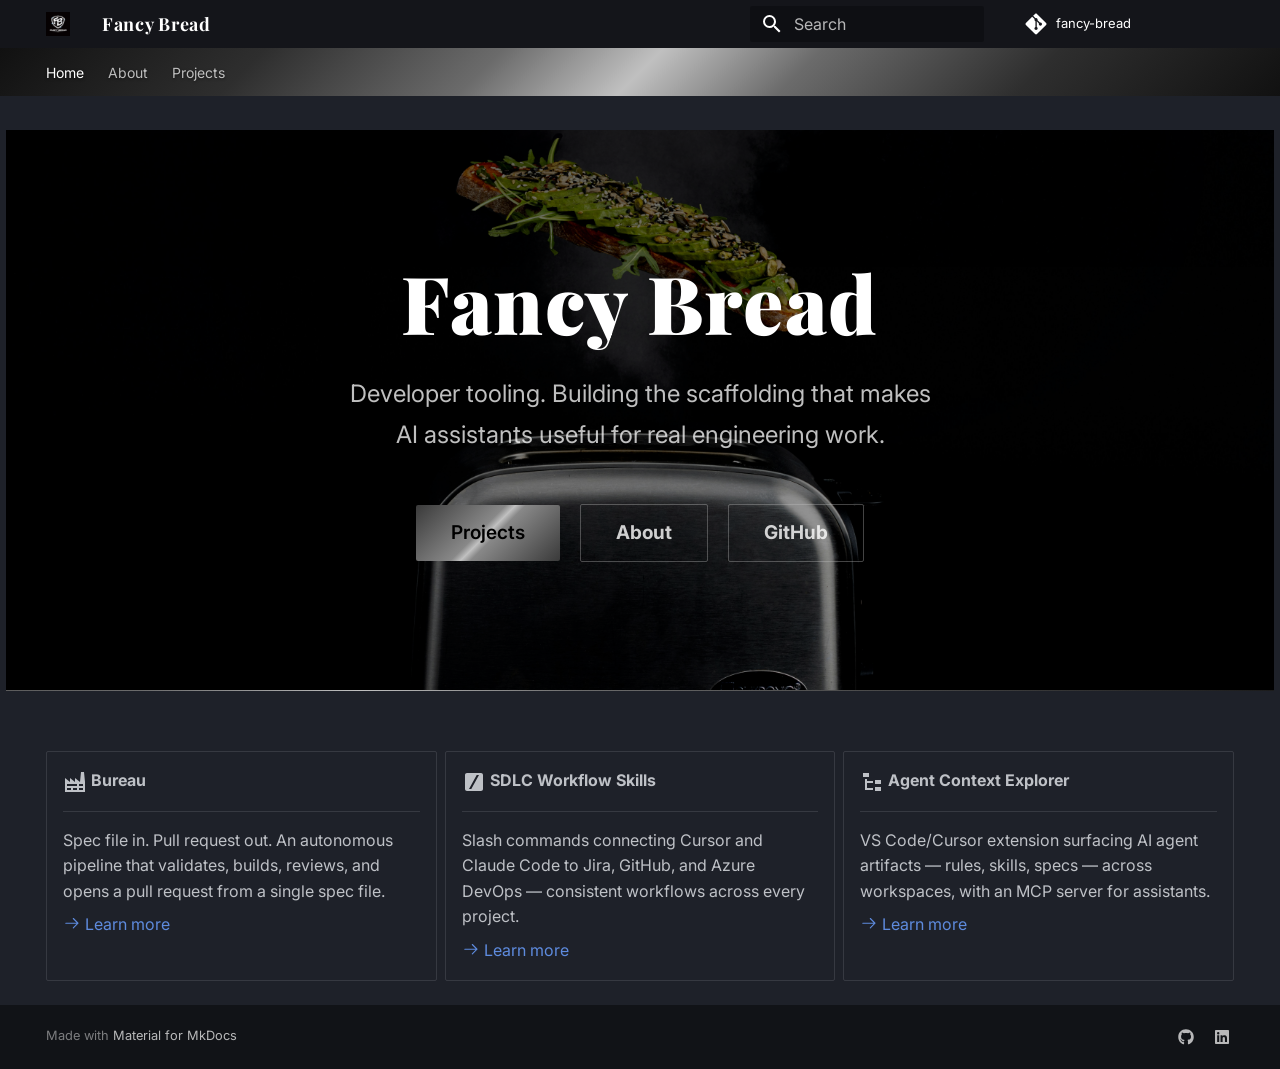
<file: index.html>
<!doctype html>
<html lang="en" class="no-js">
  <head>
    
      <meta charset="utf-8">
      <meta name="viewport" content="width=device-width,initial-scale=1">
      
        <meta name="description" content="Developer tooling, workflows, and AI-assisted software engineering.">
      
      
      
        <link rel="canonical" href="https://fancybread.github.io/">
      
      
      
        <link rel="next" href="about/">
      
      
        
      
      
      <link rel="icon" href="assets/logo.png">
      <meta name="generator" content="mkdocs-1.6.1, mkdocs-material-9.7.6">
    
    
      
        <title>Home - Fancy Bread</title>
      
    
    
      <link rel="stylesheet" href="assets/stylesheets/main.484c7ddc.min.css">
      
        
        <link rel="stylesheet" href="assets/stylesheets/palette.ab4e12ef.min.css">
      
      


    
    
      
    
    
      
        
        
        <link rel="preconnect" href="https://fonts.gstatic.com" crossorigin>
        <link rel="stylesheet" href="https://fonts.googleapis.com/css?family=Inter:300,300i,400,400i,700,700i%7CJetBrains+Mono:400,400i,700,700i&display=fallback">
        <style>:root{--md-text-font:"Inter";--md-code-font:"JetBrains Mono"}</style>
      
    
    
      <link rel="stylesheet" href="stylesheets/extra.css">
    
    <script>__md_scope=new URL(".",location),__md_hash=e=>[...e].reduce(((e,_)=>(e<<5)-e+_.charCodeAt(0)),0),__md_get=(e,_=localStorage,t=__md_scope)=>JSON.parse(_.getItem(t.pathname+"."+e)),__md_set=(e,_,t=localStorage,a=__md_scope)=>{try{t.setItem(a.pathname+"."+e,JSON.stringify(_))}catch(e){}}</script>
    
      

    
    
  </head>
  
  
    
    
    
    
    
    <body dir="ltr" data-md-color-scheme="slate" data-md-color-primary="black" data-md-color-accent="grey">
  
    
    <input class="md-toggle" data-md-toggle="drawer" type="checkbox" id="__drawer" autocomplete="off">
    <input class="md-toggle" data-md-toggle="search" type="checkbox" id="__search" autocomplete="off">
    <label class="md-overlay" for="__drawer"></label>
    <div data-md-component="skip">
      
    </div>
    <div data-md-component="announce">
      
    </div>
    
    
      

<header class="md-header" data-md-component="header">
  <nav class="md-header__inner md-grid" aria-label="Header">
    <a href="." title="Fancy Bread" class="md-header__button md-logo" aria-label="Fancy Bread" data-md-component="logo">
      
  <img src="assets/logo.png" alt="logo">

    </a>
    <label class="md-header__button md-icon" for="__drawer">
      
      <svg xmlns="http://www.w3.org/2000/svg" viewBox="0 0 24 24"><path d="M3 6h18v2H3zm0 5h18v2H3zm0 5h18v2H3z"/></svg>
    </label>
    <div class="md-header__title" data-md-component="header-title">
      <div class="md-header__ellipsis">
        <div class="md-header__topic">
          <span class="md-ellipsis">
            Fancy Bread
          </span>
        </div>
        <div class="md-header__topic" data-md-component="header-topic">
          <span class="md-ellipsis">
            
              Home
            
          </span>
        </div>
      </div>
    </div>
    
      
    
    
    
    
      
      
        <label class="md-header__button md-icon" for="__search">
          
          <svg xmlns="http://www.w3.org/2000/svg" viewBox="0 0 24 24"><path d="M9.5 3A6.5 6.5 0 0 1 16 9.5c0 1.61-.59 3.09-1.56 4.23l.27.27h.79l5 5-1.5 1.5-5-5v-.79l-.27-.27A6.52 6.52 0 0 1 9.5 16 6.5 6.5 0 0 1 3 9.5 6.5 6.5 0 0 1 9.5 3m0 2C7 5 5 7 5 9.5S7 14 9.5 14 14 12 14 9.5 12 5 9.5 5"/></svg>
        </label>
        <div class="md-search" data-md-component="search" role="dialog">
  <label class="md-search__overlay" for="__search"></label>
  <div class="md-search__inner" role="search">
    <form class="md-search__form" name="search">
      <input type="text" class="md-search__input" name="query" aria-label="Search" placeholder="Search" autocapitalize="off" autocorrect="off" autocomplete="off" spellcheck="false" data-md-component="search-query" required>
      <label class="md-search__icon md-icon" for="__search">
        
        <svg xmlns="http://www.w3.org/2000/svg" viewBox="0 0 24 24"><path d="M9.5 3A6.5 6.5 0 0 1 16 9.5c0 1.61-.59 3.09-1.56 4.23l.27.27h.79l5 5-1.5 1.5-5-5v-.79l-.27-.27A6.52 6.52 0 0 1 9.5 16 6.5 6.5 0 0 1 3 9.5 6.5 6.5 0 0 1 9.5 3m0 2C7 5 5 7 5 9.5S7 14 9.5 14 14 12 14 9.5 12 5 9.5 5"/></svg>
        
        <svg xmlns="http://www.w3.org/2000/svg" viewBox="0 0 24 24"><path d="M20 11v2H8l5.5 5.5-1.42 1.42L4.16 12l7.92-7.92L13.5 5.5 8 11z"/></svg>
      </label>
      <nav class="md-search__options" aria-label="Search">
        
        <button type="reset" class="md-search__icon md-icon" title="Clear" aria-label="Clear" tabindex="-1">
          
          <svg xmlns="http://www.w3.org/2000/svg" viewBox="0 0 24 24"><path d="M19 6.41 17.59 5 12 10.59 6.41 5 5 6.41 10.59 12 5 17.59 6.41 19 12 13.41 17.59 19 19 17.59 13.41 12z"/></svg>
        </button>
      </nav>
      
        <div class="md-search__suggest" data-md-component="search-suggest"></div>
      
    </form>
    <div class="md-search__output">
      <div class="md-search__scrollwrap" tabindex="0" data-md-scrollfix>
        <div class="md-search-result" data-md-component="search-result">
          <div class="md-search-result__meta">
            Initializing search
          </div>
          <ol class="md-search-result__list" role="presentation"></ol>
        </div>
      </div>
    </div>
  </div>
</div>
      
    
    
      <div class="md-header__source">
        <a href="https://github.com/fancy-bread" title="Go to repository" class="md-source" data-md-component="source">
  <div class="md-source__icon md-icon">
    
    <svg xmlns="http://www.w3.org/2000/svg" viewBox="0 0 448 512"><!--! Font Awesome Free 7.1.0 by @fontawesome - https://fontawesome.com License - https://fontawesome.com/license/free (Icons: CC BY 4.0, Fonts: SIL OFL 1.1, Code: MIT License) Copyright 2025 Fonticons, Inc.--><path d="M439.6 236.1 244 40.5c-5.4-5.5-12.8-8.5-20.4-8.5s-15 3-20.4 8.4L162.5 81l51.5 51.5c27.1-9.1 52.7 16.8 43.4 43.7l49.7 49.7c34.2-11.8 61.2 31 35.5 56.7-26.5 26.5-70.2-2.9-56-37.3L240.3 199v121.9c25.3 12.5 22.3 41.8 9.1 55-6.4 6.4-15.2 10.1-24.3 10.1s-17.8-3.6-24.3-10.1c-17.6-17.6-11.1-46.9 11.2-56v-123c-20.8-8.5-24.6-30.7-18.6-45L142.6 101 8.5 235.1C3 240.6 0 247.9 0 255.5s3 15 8.5 20.4l195.6 195.7c5.4 5.4 12.7 8.4 20.4 8.4s15-3 20.4-8.4l194.7-194.7c5.4-5.4 8.4-12.8 8.4-20.4s-3-15-8.4-20.4"/></svg>
  </div>
  <div class="md-source__repository">
    fancy-bread
  </div>
</a>
      </div>
    
  </nav>
  
</header>
    
    <div class="md-container" data-md-component="container">
      
      
        
          
            
<nav class="md-tabs" aria-label="Tabs" data-md-component="tabs">
  <div class="md-grid">
    <ul class="md-tabs__list">
      
        
  
  
  
    
  
  
    <li class="md-tabs__item md-tabs__item--active">
      <a href="." class="md-tabs__link">
        
  
  
    
  
  Home

      </a>
    </li>
  

      
        
  
  
  
  
    <li class="md-tabs__item">
      <a href="about/" class="md-tabs__link">
        
  
  
    
  
  About

      </a>
    </li>
  

      
        
  
  
  
  
    
    
      <li class="md-tabs__item">
        <a href="projects/" class="md-tabs__link">
          
  
  
  Projects

        </a>
      </li>
    
  

      
    </ul>
  </div>
</nav>
          
        
      
      <main class="md-main" data-md-component="main">
        <div class="md-main__inner md-grid">
          
            
              
                
              
              <div class="md-sidebar md-sidebar--primary" data-md-component="sidebar" data-md-type="navigation" hidden>
                <div class="md-sidebar__scrollwrap">
                  <div class="md-sidebar__inner">
                    


  


<nav class="md-nav md-nav--primary md-nav--lifted" aria-label="Navigation" data-md-level="0">
  <label class="md-nav__title" for="__drawer">
    <a href="." title="Fancy Bread" class="md-nav__button md-logo" aria-label="Fancy Bread" data-md-component="logo">
      
  <img src="assets/logo.png" alt="logo">

    </a>
    Fancy Bread
  </label>
  
    <div class="md-nav__source">
      <a href="https://github.com/fancy-bread" title="Go to repository" class="md-source" data-md-component="source">
  <div class="md-source__icon md-icon">
    
    <svg xmlns="http://www.w3.org/2000/svg" viewBox="0 0 448 512"><!--! Font Awesome Free 7.1.0 by @fontawesome - https://fontawesome.com License - https://fontawesome.com/license/free (Icons: CC BY 4.0, Fonts: SIL OFL 1.1, Code: MIT License) Copyright 2025 Fonticons, Inc.--><path d="M439.6 236.1 244 40.5c-5.4-5.5-12.8-8.5-20.4-8.5s-15 3-20.4 8.4L162.5 81l51.5 51.5c27.1-9.1 52.7 16.8 43.4 43.7l49.7 49.7c34.2-11.8 61.2 31 35.5 56.7-26.5 26.5-70.2-2.9-56-37.3L240.3 199v121.9c25.3 12.5 22.3 41.8 9.1 55-6.4 6.4-15.2 10.1-24.3 10.1s-17.8-3.6-24.3-10.1c-17.6-17.6-11.1-46.9 11.2-56v-123c-20.8-8.5-24.6-30.7-18.6-45L142.6 101 8.5 235.1C3 240.6 0 247.9 0 255.5s3 15 8.5 20.4l195.6 195.7c5.4 5.4 12.7 8.4 20.4 8.4s15-3 20.4-8.4l194.7-194.7c5.4-5.4 8.4-12.8 8.4-20.4s-3-15-8.4-20.4"/></svg>
  </div>
  <div class="md-source__repository">
    fancy-bread
  </div>
</a>
    </div>
  
  <ul class="md-nav__list" data-md-scrollfix>
    
      
      
  
  
    
  
  
  
    <li class="md-nav__item md-nav__item--active">
      
      <input class="md-nav__toggle md-toggle" type="checkbox" id="__toc">
      
      
      
      <a href="." class="md-nav__link md-nav__link--active">
        
  
  
  <span class="md-ellipsis">
    
  
    Home
  

    
  </span>
  
  

      </a>
      
    </li>
  

    
      
      
  
  
  
  
    <li class="md-nav__item">
      <a href="about/" class="md-nav__link">
        
  
  
  <span class="md-ellipsis">
    
  
    About
  

    
  </span>
  
  

      </a>
    </li>
  

    
      
      
  
  
  
  
    
    
    
    
      
      
        
      
    
    
    <li class="md-nav__item md-nav__item--nested">
      
        
        
        <input class="md-nav__toggle md-toggle " type="checkbox" id="__nav_3" >
        
          
          <label class="md-nav__link" for="__nav_3" id="__nav_3_label" tabindex="0">
            
  
  
  <span class="md-ellipsis">
    
  
    Projects
  

    
  </span>
  
  

            <span class="md-nav__icon md-icon"></span>
          </label>
        
        <nav class="md-nav" data-md-level="1" aria-labelledby="__nav_3_label" aria-expanded="false">
          <label class="md-nav__title" for="__nav_3">
            <span class="md-nav__icon md-icon"></span>
            
  
    Projects
  

          </label>
          <ul class="md-nav__list" data-md-scrollfix>
            
              
                
  
  
  
  
    <li class="md-nav__item">
      <a href="projects/" class="md-nav__link">
        
  
  
  <span class="md-ellipsis">
    
  
    Overview
  

    
  </span>
  
  

      </a>
    </li>
  

              
            
              
                
  
  
  
  
    <li class="md-nav__item">
      <a href="projects/bureau/" class="md-nav__link">
        
  
  
  <span class="md-ellipsis">
    
  
    Bureau
  

    
  </span>
  
  

      </a>
    </li>
  

              
            
              
                
  
  
  
  
    <li class="md-nav__item">
      <a href="projects/sdlc-workflow-skills/" class="md-nav__link">
        
  
  
  <span class="md-ellipsis">
    
  
    SDLC Workflow Skills
  

    
  </span>
  
  

      </a>
    </li>
  

              
            
              
                
  
  
  
  
    <li class="md-nav__item">
      <a href="projects/agent-context-explorer/" class="md-nav__link">
        
  
  
  <span class="md-ellipsis">
    
  
    Agent Context Explorer
  

    
  </span>
  
  

      </a>
    </li>
  

              
            
          </ul>
        </nav>
      
    </li>
  

    
  </ul>
</nav>
                  </div>
                </div>
              </div>
            
            
              
                
              
              <div class="md-sidebar md-sidebar--secondary" data-md-component="sidebar" data-md-type="toc" hidden>
                <div class="md-sidebar__scrollwrap">
                  <div class="md-sidebar__inner">
                    

<nav class="md-nav md-nav--secondary" aria-label="Table of contents">
  
  
  
  
</nav>
                  </div>
                </div>
              </div>
            
          
          
            <div class="md-content" data-md-component="content">
              
              <article class="md-content__inner md-typeset">
                
                  
  



  
  


<div class="hero">
  <h1>Fancy Bread</h1>
  <p>Developer tooling. Building the scaffolding that makes AI assistants useful for real engineering work.</p>
  <a href="projects/" class="md-button md-button--primary">Projects</a>
  <a href="about/" class="md-button">About</a>
  <a href="https://github.com/fancy-bread" class="md-button">GitHub</a>
</div>

<div class="grid cards">
<ul>
<li>
<p><span class="twemoji lg middle"><svg xmlns="http://www.w3.org/2000/svg" viewBox="0 0 24 24"><path d="M4 18v2h4v-2zm0-4v2h10v-2zm6 4v2h4v-2zm6-4v2h4v-2zm0 4v2h4v-2zM2 22V8l5 4V8l5 4V8l5 4 1-10h3l1 10v10z"/></svg></span> <strong>Bureau</strong></p>
<hr />
<p>Spec file in. Pull request out. An autonomous pipeline that validates, builds, reviews, and opens a pull request from a single spec file.</p>
<p><a href="projects/bureau/"><span class="twemoji"><svg xmlns="http://www.w3.org/2000/svg" viewBox="0 0 24 24"><path d="M13.22 19.03a.75.75 0 0 1 0-1.06L18.19 13H3.75a.75.75 0 0 1 0-1.5h14.44l-4.97-4.97a.749.749 0 0 1 .326-1.275.75.75 0 0 1 .734.215l6.25 6.25a.75.75 0 0 1 0 1.06l-6.25 6.25a.75.75 0 0 1-1.06 0"/></svg></span> Learn more</a></p>
</li>
<li>
<p><span class="twemoji lg middle"><svg xmlns="http://www.w3.org/2000/svg" viewBox="0 0 24 24"><path d="M19 3H5c-1.1 0-2 .9-2 2v14c0 1.1.9 2 2 2h14c1.1 0 2-.9 2-2V5c0-1.1-.9-2-2-2M9.3 19H7l7.7-14H17z"/></svg></span> <strong>SDLC Workflow Skills</strong></p>
<hr />
<p>Slash commands connecting Cursor and Claude Code to Jira, GitHub, and Azure DevOps — consistent workflows across every project.</p>
<p><a href="projects/sdlc-workflow-skills/"><span class="twemoji"><svg xmlns="http://www.w3.org/2000/svg" viewBox="0 0 24 24"><path d="M13.22 19.03a.75.75 0 0 1 0-1.06L18.19 13H3.75a.75.75 0 0 1 0-1.5h14.44l-4.97-4.97a.749.749 0 0 1 .326-1.275.75.75 0 0 1 .734.215l6.25 6.25a.75.75 0 0 1 0 1.06l-6.25 6.25a.75.75 0 0 1-1.06 0"/></svg></span> Learn more</a></p>
</li>
<li>
<p><span class="twemoji lg middle"><svg xmlns="http://www.w3.org/2000/svg" viewBox="0 0 24 24"><path d="M3 3h6v4H3zm12 7h6v4h-6zm0 7h6v4h-6zm-2-4H7v5h6v2H5V9h2v2h6z"/></svg></span> <strong>Agent Context Explorer</strong></p>
<hr />
<p>VS Code/Cursor extension surfacing AI agent artifacts — rules, skills, specs — across workspaces, with an MCP server for assistants.</p>
<p><a href="projects/agent-context-explorer/"><span class="twemoji"><svg xmlns="http://www.w3.org/2000/svg" viewBox="0 0 24 24"><path d="M13.22 19.03a.75.75 0 0 1 0-1.06L18.19 13H3.75a.75.75 0 0 1 0-1.5h14.44l-4.97-4.97a.749.749 0 0 1 .326-1.275.75.75 0 0 1 .734.215l6.25 6.25a.75.75 0 0 1 0 1.06l-6.25 6.25a.75.75 0 0 1-1.06 0"/></svg></span> Learn more</a></p>
</li>
</ul>
</div>







  
  




  



                
              </article>
            </div>
          
          
<script>var target=document.getElementById(location.hash.slice(1));target&&target.name&&(target.checked=target.name.startsWith("__tabbed_"))</script>
        </div>
        
          <button type="button" class="md-top md-icon" data-md-component="top" hidden>
  
  <svg xmlns="http://www.w3.org/2000/svg" viewBox="0 0 24 24"><path d="M13 20h-2V8l-5.5 5.5-1.42-1.42L12 4.16l7.92 7.92-1.42 1.42L13 8z"/></svg>
  Back to top
</button>
        
      </main>
      
        <footer class="md-footer">
  
  <div class="md-footer-meta md-typeset">
    <div class="md-footer-meta__inner md-grid">
      <div class="md-copyright">
  
  
    Made with
    <a href="https://squidfunk.github.io/mkdocs-material/" target="_blank" rel="noopener">
      Material for MkDocs
    </a>
  
</div>
      
        
<div class="md-social">
  
    
    
    
    
      
      
    
    <a href="https://github.com/fancy-bread" target="_blank" rel="noopener" title="github.com" class="md-social__link">
      <svg xmlns="http://www.w3.org/2000/svg" viewBox="0 0 512 512"><!--! Font Awesome Free 7.1.0 by @fontawesome - https://fontawesome.com License - https://fontawesome.com/license/free (Icons: CC BY 4.0, Fonts: SIL OFL 1.1, Code: MIT License) Copyright 2025 Fonticons, Inc.--><path d="M173.9 397.4c0 2-2.3 3.6-5.2 3.6-3.3.3-5.6-1.3-5.6-3.6 0-2 2.3-3.6 5.2-3.6 3-.3 5.6 1.3 5.6 3.6m-31.1-4.5c-.7 2 1.3 4.3 4.3 4.9 2.6 1 5.6 0 6.2-2s-1.3-4.3-4.3-5.2c-2.6-.7-5.5.3-6.2 2.3m44.2-1.7c-2.9.7-4.9 2.6-4.6 4.9.3 2 2.9 3.3 5.9 2.6 2.9-.7 4.9-2.6 4.6-4.6-.3-1.9-3-3.2-5.9-2.9M252.8 8C114.1 8 8 113.3 8 252c0 110.9 69.8 205.8 169.5 239.2 12.8 2.3 17.3-5.6 17.3-12.1 0-6.2-.3-40.4-.3-61.4 0 0-70 15-84.7-29.8 0 0-11.4-29.1-27.8-36.6 0 0-22.9-15.7 1.6-15.4 0 0 24.9 2 38.6 25.8 21.9 38.6 58.6 27.5 72.9 20.9 2.3-16 8.8-27.1 16-33.7-55.9-6.2-112.3-14.3-112.3-110.5 0-27.5 7.6-41.3 23.6-58.9-2.6-6.5-11.1-33.3 2.6-67.9 20.9-6.5 69 27 69 27 20-5.6 41.5-8.5 62.8-8.5s42.8 2.9 62.8 8.5c0 0 48.1-33.6 69-27 13.7 34.7 5.2 61.4 2.6 67.9 16 17.7 25.8 31.5 25.8 58.9 0 96.5-58.9 104.2-114.8 110.5 9.2 7.9 17 22.9 17 46.4 0 33.7-.3 75.4-.3 83.6 0 6.5 4.6 14.4 17.3 12.1C436.2 457.8 504 362.9 504 252 504 113.3 391.5 8 252.8 8M105.2 352.9c-1.3 1-1 3.3.7 5.2 1.6 1.6 3.9 2.3 5.2 1 1.3-1 1-3.3-.7-5.2-1.6-1.6-3.9-2.3-5.2-1m-10.8-8.1c-.7 1.3.3 2.9 2.3 3.9 1.6 1 3.6.7 4.3-.7.7-1.3-.3-2.9-2.3-3.9-2-.6-3.6-.3-4.3.7m32.4 35.6c-1.6 1.3-1 4.3 1.3 6.2 2.3 2.3 5.2 2.6 6.5 1 1.3-1.3.7-4.3-1.3-6.2-2.2-2.3-5.2-2.6-6.5-1m-11.4-14.7c-1.6 1-1.6 3.6 0 5.9s4.3 3.3 5.6 2.3c1.6-1.3 1.6-3.9 0-6.2-1.4-2.3-4-3.3-5.6-2"/></svg>
    </a>
  
    
    
    
    
      
      
    
    <a href="https://www.linkedin.com/in/paul-marcotte-b7a0678/" target="_blank" rel="noopener" title="www.linkedin.com" class="md-social__link">
      <svg xmlns="http://www.w3.org/2000/svg" viewBox="0 0 448 512"><!--! Font Awesome Free 7.1.0 by @fontawesome - https://fontawesome.com License - https://fontawesome.com/license/free (Icons: CC BY 4.0, Fonts: SIL OFL 1.1, Code: MIT License) Copyright 2025 Fonticons, Inc.--><path d="M416 32H31.9C14.3 32 0 46.5 0 64.3v383.4C0 465.5 14.3 480 31.9 480H416c17.6 0 32-14.5 32-32.3V64.3c0-17.8-14.4-32.3-32-32.3M135.4 416H69V202.2h66.5V416zM102.2 96a38.5 38.5 0 1 1 0 77 38.5 38.5 0 1 1 0-77m282.1 320h-66.4V312c0-24.8-.5-56.7-34.5-56.7-34.6 0-39.9 27-39.9 54.9V416h-66.4V202.2h63.7v29.2h.9c8.9-16.8 30.6-34.5 62.9-34.5 67.2 0 79.7 44.3 79.7 101.9z"/></svg>
    </a>
  
</div>
      
    </div>
  </div>
</footer>
      
    </div>
    <div class="md-dialog" data-md-component="dialog">
      <div class="md-dialog__inner md-typeset"></div>
    </div>
    
    
    
      
      
      <script id="__config" type="application/json">{"annotate": null, "base": ".", "features": ["navigation.tabs", "navigation.sections", "navigation.top", "search.highlight", "search.suggest", "content.code.copy"], "search": "assets/javascripts/workers/search.2c215733.min.js", "tags": null, "translations": {"clipboard.copied": "Copied to clipboard", "clipboard.copy": "Copy to clipboard", "search.result.more.one": "1 more on this page", "search.result.more.other": "# more on this page", "search.result.none": "No matching documents", "search.result.one": "1 matching document", "search.result.other": "# matching documents", "search.result.placeholder": "Type to start searching", "search.result.term.missing": "Missing", "select.version": "Select version"}, "version": null}</script>
    
    
      <script src="assets/javascripts/bundle.79ae519e.min.js"></script>
      
    
  </body>
</html>
</file>
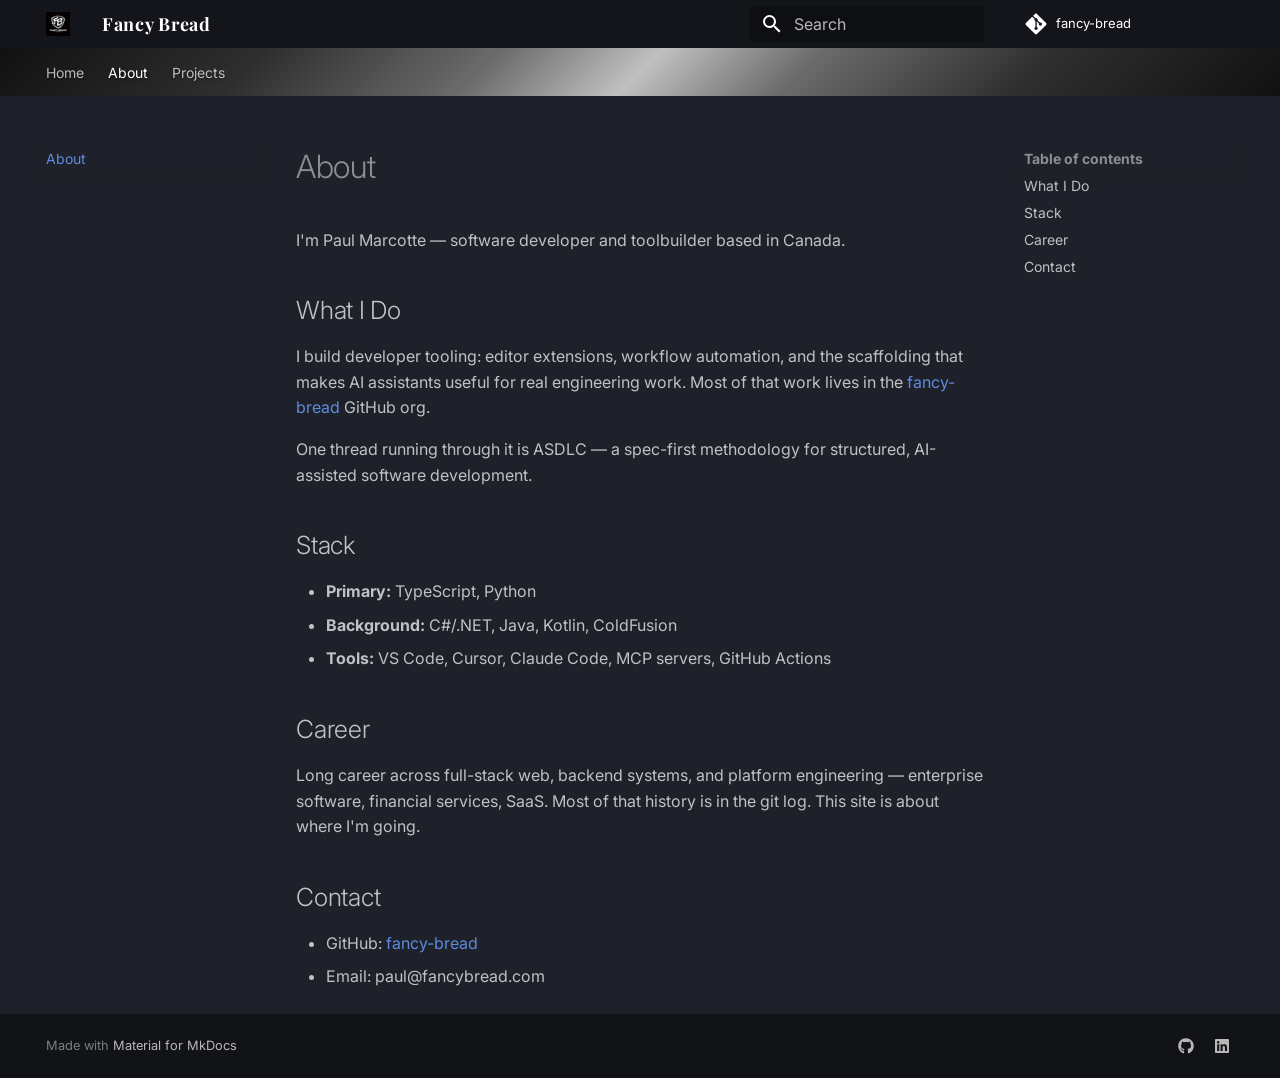
<file: about/index.html>
<!doctype html>
<html lang="en" class="no-js">
  <head>
    
      <meta charset="utf-8">
      <meta name="viewport" content="width=device-width,initial-scale=1">
      
        <meta name="description" content="Developer tooling, workflows, and AI-assisted software engineering.">
      
      
      
        <link rel="canonical" href="https://fancybread.github.io/about/">
      
      
        <link rel="prev" href="..">
      
      
        <link rel="next" href="../projects/">
      
      
        
      
      
      <link rel="icon" href="../assets/logo.png">
      <meta name="generator" content="mkdocs-1.6.1, mkdocs-material-9.7.6">
    
    
      
        <title>About - Fancy Bread</title>
      
    
    
      <link rel="stylesheet" href="../assets/stylesheets/main.484c7ddc.min.css">
      
        
        <link rel="stylesheet" href="../assets/stylesheets/palette.ab4e12ef.min.css">
      
      


    
    
      
    
    
      
        
        
        <link rel="preconnect" href="https://fonts.gstatic.com" crossorigin>
        <link rel="stylesheet" href="https://fonts.googleapis.com/css?family=Inter:300,300i,400,400i,700,700i%7CJetBrains+Mono:400,400i,700,700i&display=fallback">
        <style>:root{--md-text-font:"Inter";--md-code-font:"JetBrains Mono"}</style>
      
    
    
      <link rel="stylesheet" href="../stylesheets/extra.css">
    
    <script>__md_scope=new URL("..",location),__md_hash=e=>[...e].reduce(((e,_)=>(e<<5)-e+_.charCodeAt(0)),0),__md_get=(e,_=localStorage,t=__md_scope)=>JSON.parse(_.getItem(t.pathname+"."+e)),__md_set=(e,_,t=localStorage,a=__md_scope)=>{try{t.setItem(a.pathname+"."+e,JSON.stringify(_))}catch(e){}}</script>
    
      

    
    
  </head>
  
  
    
    
    
    
    
    <body dir="ltr" data-md-color-scheme="slate" data-md-color-primary="black" data-md-color-accent="grey">
  
    
    <input class="md-toggle" data-md-toggle="drawer" type="checkbox" id="__drawer" autocomplete="off">
    <input class="md-toggle" data-md-toggle="search" type="checkbox" id="__search" autocomplete="off">
    <label class="md-overlay" for="__drawer"></label>
    <div data-md-component="skip">
      
        
        <a href="#about" class="md-skip">
          Skip to content
        </a>
      
    </div>
    <div data-md-component="announce">
      
    </div>
    
    
      

<header class="md-header" data-md-component="header">
  <nav class="md-header__inner md-grid" aria-label="Header">
    <a href=".." title="Fancy Bread" class="md-header__button md-logo" aria-label="Fancy Bread" data-md-component="logo">
      
  <img src="../assets/logo.png" alt="logo">

    </a>
    <label class="md-header__button md-icon" for="__drawer">
      
      <svg xmlns="http://www.w3.org/2000/svg" viewBox="0 0 24 24"><path d="M3 6h18v2H3zm0 5h18v2H3zm0 5h18v2H3z"/></svg>
    </label>
    <div class="md-header__title" data-md-component="header-title">
      <div class="md-header__ellipsis">
        <div class="md-header__topic">
          <span class="md-ellipsis">
            Fancy Bread
          </span>
        </div>
        <div class="md-header__topic" data-md-component="header-topic">
          <span class="md-ellipsis">
            
              About
            
          </span>
        </div>
      </div>
    </div>
    
      
    
    
    
    
      
      
        <label class="md-header__button md-icon" for="__search">
          
          <svg xmlns="http://www.w3.org/2000/svg" viewBox="0 0 24 24"><path d="M9.5 3A6.5 6.5 0 0 1 16 9.5c0 1.61-.59 3.09-1.56 4.23l.27.27h.79l5 5-1.5 1.5-5-5v-.79l-.27-.27A6.52 6.52 0 0 1 9.5 16 6.5 6.5 0 0 1 3 9.5 6.5 6.5 0 0 1 9.5 3m0 2C7 5 5 7 5 9.5S7 14 9.5 14 14 12 14 9.5 12 5 9.5 5"/></svg>
        </label>
        <div class="md-search" data-md-component="search" role="dialog">
  <label class="md-search__overlay" for="__search"></label>
  <div class="md-search__inner" role="search">
    <form class="md-search__form" name="search">
      <input type="text" class="md-search__input" name="query" aria-label="Search" placeholder="Search" autocapitalize="off" autocorrect="off" autocomplete="off" spellcheck="false" data-md-component="search-query" required>
      <label class="md-search__icon md-icon" for="__search">
        
        <svg xmlns="http://www.w3.org/2000/svg" viewBox="0 0 24 24"><path d="M9.5 3A6.5 6.5 0 0 1 16 9.5c0 1.61-.59 3.09-1.56 4.23l.27.27h.79l5 5-1.5 1.5-5-5v-.79l-.27-.27A6.52 6.52 0 0 1 9.5 16 6.5 6.5 0 0 1 3 9.5 6.5 6.5 0 0 1 9.5 3m0 2C7 5 5 7 5 9.5S7 14 9.5 14 14 12 14 9.5 12 5 9.5 5"/></svg>
        
        <svg xmlns="http://www.w3.org/2000/svg" viewBox="0 0 24 24"><path d="M20 11v2H8l5.5 5.5-1.42 1.42L4.16 12l7.92-7.92L13.5 5.5 8 11z"/></svg>
      </label>
      <nav class="md-search__options" aria-label="Search">
        
        <button type="reset" class="md-search__icon md-icon" title="Clear" aria-label="Clear" tabindex="-1">
          
          <svg xmlns="http://www.w3.org/2000/svg" viewBox="0 0 24 24"><path d="M19 6.41 17.59 5 12 10.59 6.41 5 5 6.41 10.59 12 5 17.59 6.41 19 12 13.41 17.59 19 19 17.59 13.41 12z"/></svg>
        </button>
      </nav>
      
        <div class="md-search__suggest" data-md-component="search-suggest"></div>
      
    </form>
    <div class="md-search__output">
      <div class="md-search__scrollwrap" tabindex="0" data-md-scrollfix>
        <div class="md-search-result" data-md-component="search-result">
          <div class="md-search-result__meta">
            Initializing search
          </div>
          <ol class="md-search-result__list" role="presentation"></ol>
        </div>
      </div>
    </div>
  </div>
</div>
      
    
    
      <div class="md-header__source">
        <a href="https://github.com/fancy-bread" title="Go to repository" class="md-source" data-md-component="source">
  <div class="md-source__icon md-icon">
    
    <svg xmlns="http://www.w3.org/2000/svg" viewBox="0 0 448 512"><!--! Font Awesome Free 7.1.0 by @fontawesome - https://fontawesome.com License - https://fontawesome.com/license/free (Icons: CC BY 4.0, Fonts: SIL OFL 1.1, Code: MIT License) Copyright 2025 Fonticons, Inc.--><path d="M439.6 236.1 244 40.5c-5.4-5.5-12.8-8.5-20.4-8.5s-15 3-20.4 8.4L162.5 81l51.5 51.5c27.1-9.1 52.7 16.8 43.4 43.7l49.7 49.7c34.2-11.8 61.2 31 35.5 56.7-26.5 26.5-70.2-2.9-56-37.3L240.3 199v121.9c25.3 12.5 22.3 41.8 9.1 55-6.4 6.4-15.2 10.1-24.3 10.1s-17.8-3.6-24.3-10.1c-17.6-17.6-11.1-46.9 11.2-56v-123c-20.8-8.5-24.6-30.7-18.6-45L142.6 101 8.5 235.1C3 240.6 0 247.9 0 255.5s3 15 8.5 20.4l195.6 195.7c5.4 5.4 12.7 8.4 20.4 8.4s15-3 20.4-8.4l194.7-194.7c5.4-5.4 8.4-12.8 8.4-20.4s-3-15-8.4-20.4"/></svg>
  </div>
  <div class="md-source__repository">
    fancy-bread
  </div>
</a>
      </div>
    
  </nav>
  
</header>
    
    <div class="md-container" data-md-component="container">
      
      
        
          
            
<nav class="md-tabs" aria-label="Tabs" data-md-component="tabs">
  <div class="md-grid">
    <ul class="md-tabs__list">
      
        
  
  
  
  
    <li class="md-tabs__item">
      <a href=".." class="md-tabs__link">
        
  
  
    
  
  Home

      </a>
    </li>
  

      
        
  
  
  
    
  
  
    <li class="md-tabs__item md-tabs__item--active">
      <a href="./" class="md-tabs__link">
        
  
  
    
  
  About

      </a>
    </li>
  

      
        
  
  
  
  
    
    
      <li class="md-tabs__item">
        <a href="../projects/" class="md-tabs__link">
          
  
  
  Projects

        </a>
      </li>
    
  

      
    </ul>
  </div>
</nav>
          
        
      
      <main class="md-main" data-md-component="main">
        <div class="md-main__inner md-grid">
          
            
              
              <div class="md-sidebar md-sidebar--primary" data-md-component="sidebar" data-md-type="navigation" >
                <div class="md-sidebar__scrollwrap">
                  <div class="md-sidebar__inner">
                    


  


<nav class="md-nav md-nav--primary md-nav--lifted" aria-label="Navigation" data-md-level="0">
  <label class="md-nav__title" for="__drawer">
    <a href=".." title="Fancy Bread" class="md-nav__button md-logo" aria-label="Fancy Bread" data-md-component="logo">
      
  <img src="../assets/logo.png" alt="logo">

    </a>
    Fancy Bread
  </label>
  
    <div class="md-nav__source">
      <a href="https://github.com/fancy-bread" title="Go to repository" class="md-source" data-md-component="source">
  <div class="md-source__icon md-icon">
    
    <svg xmlns="http://www.w3.org/2000/svg" viewBox="0 0 448 512"><!--! Font Awesome Free 7.1.0 by @fontawesome - https://fontawesome.com License - https://fontawesome.com/license/free (Icons: CC BY 4.0, Fonts: SIL OFL 1.1, Code: MIT License) Copyright 2025 Fonticons, Inc.--><path d="M439.6 236.1 244 40.5c-5.4-5.5-12.8-8.5-20.4-8.5s-15 3-20.4 8.4L162.5 81l51.5 51.5c27.1-9.1 52.7 16.8 43.4 43.7l49.7 49.7c34.2-11.8 61.2 31 35.5 56.7-26.5 26.5-70.2-2.9-56-37.3L240.3 199v121.9c25.3 12.5 22.3 41.8 9.1 55-6.4 6.4-15.2 10.1-24.3 10.1s-17.8-3.6-24.3-10.1c-17.6-17.6-11.1-46.9 11.2-56v-123c-20.8-8.5-24.6-30.7-18.6-45L142.6 101 8.5 235.1C3 240.6 0 247.9 0 255.5s3 15 8.5 20.4l195.6 195.7c5.4 5.4 12.7 8.4 20.4 8.4s15-3 20.4-8.4l194.7-194.7c5.4-5.4 8.4-12.8 8.4-20.4s-3-15-8.4-20.4"/></svg>
  </div>
  <div class="md-source__repository">
    fancy-bread
  </div>
</a>
    </div>
  
  <ul class="md-nav__list" data-md-scrollfix>
    
      
      
  
  
  
  
    <li class="md-nav__item">
      <a href=".." class="md-nav__link">
        
  
  
  <span class="md-ellipsis">
    
  
    Home
  

    
  </span>
  
  

      </a>
    </li>
  

    
      
      
  
  
    
  
  
  
    <li class="md-nav__item md-nav__item--active">
      
      <input class="md-nav__toggle md-toggle" type="checkbox" id="__toc">
      
      
        
      
      
        <label class="md-nav__link md-nav__link--active" for="__toc">
          
  
  
  <span class="md-ellipsis">
    
  
    About
  

    
  </span>
  
  

          <span class="md-nav__icon md-icon"></span>
        </label>
      
      <a href="./" class="md-nav__link md-nav__link--active">
        
  
  
  <span class="md-ellipsis">
    
  
    About
  

    
  </span>
  
  

      </a>
      
        

<nav class="md-nav md-nav--secondary" aria-label="Table of contents">
  
  
  
    
  
  
    <label class="md-nav__title" for="__toc">
      <span class="md-nav__icon md-icon"></span>
      Table of contents
    </label>
    <ul class="md-nav__list" data-md-component="toc" data-md-scrollfix>
      
        <li class="md-nav__item">
  <a href="#what-i-do" class="md-nav__link">
    <span class="md-ellipsis">
      
        What I Do
      
    </span>
  </a>
  
</li>
      
        <li class="md-nav__item">
  <a href="#stack" class="md-nav__link">
    <span class="md-ellipsis">
      
        Stack
      
    </span>
  </a>
  
</li>
      
        <li class="md-nav__item">
  <a href="#career" class="md-nav__link">
    <span class="md-ellipsis">
      
        Career
      
    </span>
  </a>
  
</li>
      
        <li class="md-nav__item">
  <a href="#contact" class="md-nav__link">
    <span class="md-ellipsis">
      
        Contact
      
    </span>
  </a>
  
</li>
      
    </ul>
  
</nav>
      
    </li>
  

    
      
      
  
  
  
  
    
    
    
    
      
      
        
      
    
    
    <li class="md-nav__item md-nav__item--nested">
      
        
        
        <input class="md-nav__toggle md-toggle " type="checkbox" id="__nav_3" >
        
          
          <label class="md-nav__link" for="__nav_3" id="__nav_3_label" tabindex="0">
            
  
  
  <span class="md-ellipsis">
    
  
    Projects
  

    
  </span>
  
  

            <span class="md-nav__icon md-icon"></span>
          </label>
        
        <nav class="md-nav" data-md-level="1" aria-labelledby="__nav_3_label" aria-expanded="false">
          <label class="md-nav__title" for="__nav_3">
            <span class="md-nav__icon md-icon"></span>
            
  
    Projects
  

          </label>
          <ul class="md-nav__list" data-md-scrollfix>
            
              
                
  
  
  
  
    <li class="md-nav__item">
      <a href="../projects/" class="md-nav__link">
        
  
  
  <span class="md-ellipsis">
    
  
    Overview
  

    
  </span>
  
  

      </a>
    </li>
  

              
            
              
                
  
  
  
  
    <li class="md-nav__item">
      <a href="../projects/bureau/" class="md-nav__link">
        
  
  
  <span class="md-ellipsis">
    
  
    Bureau
  

    
  </span>
  
  

      </a>
    </li>
  

              
            
              
                
  
  
  
  
    <li class="md-nav__item">
      <a href="../projects/sdlc-workflow-skills/" class="md-nav__link">
        
  
  
  <span class="md-ellipsis">
    
  
    SDLC Workflow Skills
  

    
  </span>
  
  

      </a>
    </li>
  

              
            
              
                
  
  
  
  
    <li class="md-nav__item">
      <a href="../projects/agent-context-explorer/" class="md-nav__link">
        
  
  
  <span class="md-ellipsis">
    
  
    Agent Context Explorer
  

    
  </span>
  
  

      </a>
    </li>
  

              
            
          </ul>
        </nav>
      
    </li>
  

    
  </ul>
</nav>
                  </div>
                </div>
              </div>
            
            
              
              <div class="md-sidebar md-sidebar--secondary" data-md-component="sidebar" data-md-type="toc" >
                <div class="md-sidebar__scrollwrap">
                  <div class="md-sidebar__inner">
                    

<nav class="md-nav md-nav--secondary" aria-label="Table of contents">
  
  
  
    
  
  
    <label class="md-nav__title" for="__toc">
      <span class="md-nav__icon md-icon"></span>
      Table of contents
    </label>
    <ul class="md-nav__list" data-md-component="toc" data-md-scrollfix>
      
        <li class="md-nav__item">
  <a href="#what-i-do" class="md-nav__link">
    <span class="md-ellipsis">
      
        What I Do
      
    </span>
  </a>
  
</li>
      
        <li class="md-nav__item">
  <a href="#stack" class="md-nav__link">
    <span class="md-ellipsis">
      
        Stack
      
    </span>
  </a>
  
</li>
      
        <li class="md-nav__item">
  <a href="#career" class="md-nav__link">
    <span class="md-ellipsis">
      
        Career
      
    </span>
  </a>
  
</li>
      
        <li class="md-nav__item">
  <a href="#contact" class="md-nav__link">
    <span class="md-ellipsis">
      
        Contact
      
    </span>
  </a>
  
</li>
      
    </ul>
  
</nav>
                  </div>
                </div>
              </div>
            
          
          
            <div class="md-content" data-md-component="content">
              
              <article class="md-content__inner md-typeset">
                
                  


  
  


<h1 id="about">About<a class="headerlink" href="#about" title="Permanent link">&para;</a></h1>
<p>I'm Paul Marcotte — software developer and toolbuilder based in Canada.</p>
<h2 id="what-i-do">What I Do<a class="headerlink" href="#what-i-do" title="Permanent link">&para;</a></h2>
<p>I build developer tooling: editor extensions, workflow automation, and the scaffolding that makes AI assistants useful for real engineering work. Most of that work lives in the <a href="https://github.com/fancy-bread">fancy-bread</a> GitHub org.</p>
<p>One thread running through it is ASDLC — a spec-first methodology for structured, AI-assisted software development.</p>
<h2 id="stack">Stack<a class="headerlink" href="#stack" title="Permanent link">&para;</a></h2>
<ul>
<li><strong>Primary:</strong> TypeScript, Python</li>
<li><strong>Background:</strong> C#/.NET, Java, Kotlin, ColdFusion</li>
<li><strong>Tools:</strong> VS Code, Cursor, Claude Code, MCP servers, GitHub Actions</li>
</ul>
<h2 id="career">Career<a class="headerlink" href="#career" title="Permanent link">&para;</a></h2>
<p>Long career across full-stack web, backend systems, and platform engineering — enterprise software, financial services, SaaS. Most of that history is in the git log. This site is about where I'm going.</p>
<h2 id="contact">Contact<a class="headerlink" href="#contact" title="Permanent link">&para;</a></h2>
<ul>
<li>GitHub: <a href="https://github.com/fancy-bread">fancy-bread</a></li>
<li>Email: paul@fancybread.com</li>
</ul>












                
              </article>
            </div>
          
          
<script>var target=document.getElementById(location.hash.slice(1));target&&target.name&&(target.checked=target.name.startsWith("__tabbed_"))</script>
        </div>
        
          <button type="button" class="md-top md-icon" data-md-component="top" hidden>
  
  <svg xmlns="http://www.w3.org/2000/svg" viewBox="0 0 24 24"><path d="M13 20h-2V8l-5.5 5.5-1.42-1.42L12 4.16l7.92 7.92-1.42 1.42L13 8z"/></svg>
  Back to top
</button>
        
      </main>
      
        <footer class="md-footer">
  
  <div class="md-footer-meta md-typeset">
    <div class="md-footer-meta__inner md-grid">
      <div class="md-copyright">
  
  
    Made with
    <a href="https://squidfunk.github.io/mkdocs-material/" target="_blank" rel="noopener">
      Material for MkDocs
    </a>
  
</div>
      
        
<div class="md-social">
  
    
    
    
    
      
      
    
    <a href="https://github.com/fancy-bread" target="_blank" rel="noopener" title="github.com" class="md-social__link">
      <svg xmlns="http://www.w3.org/2000/svg" viewBox="0 0 512 512"><!--! Font Awesome Free 7.1.0 by @fontawesome - https://fontawesome.com License - https://fontawesome.com/license/free (Icons: CC BY 4.0, Fonts: SIL OFL 1.1, Code: MIT License) Copyright 2025 Fonticons, Inc.--><path d="M173.9 397.4c0 2-2.3 3.6-5.2 3.6-3.3.3-5.6-1.3-5.6-3.6 0-2 2.3-3.6 5.2-3.6 3-.3 5.6 1.3 5.6 3.6m-31.1-4.5c-.7 2 1.3 4.3 4.3 4.9 2.6 1 5.6 0 6.2-2s-1.3-4.3-4.3-5.2c-2.6-.7-5.5.3-6.2 2.3m44.2-1.7c-2.9.7-4.9 2.6-4.6 4.9.3 2 2.9 3.3 5.9 2.6 2.9-.7 4.9-2.6 4.6-4.6-.3-1.9-3-3.2-5.9-2.9M252.8 8C114.1 8 8 113.3 8 252c0 110.9 69.8 205.8 169.5 239.2 12.8 2.3 17.3-5.6 17.3-12.1 0-6.2-.3-40.4-.3-61.4 0 0-70 15-84.7-29.8 0 0-11.4-29.1-27.8-36.6 0 0-22.9-15.7 1.6-15.4 0 0 24.9 2 38.6 25.8 21.9 38.6 58.6 27.5 72.9 20.9 2.3-16 8.8-27.1 16-33.7-55.9-6.2-112.3-14.3-112.3-110.5 0-27.5 7.6-41.3 23.6-58.9-2.6-6.5-11.1-33.3 2.6-67.9 20.9-6.5 69 27 69 27 20-5.6 41.5-8.5 62.8-8.5s42.8 2.9 62.8 8.5c0 0 48.1-33.6 69-27 13.7 34.7 5.2 61.4 2.6 67.9 16 17.7 25.8 31.5 25.8 58.9 0 96.5-58.9 104.2-114.8 110.5 9.2 7.9 17 22.9 17 46.4 0 33.7-.3 75.4-.3 83.6 0 6.5 4.6 14.4 17.3 12.1C436.2 457.8 504 362.9 504 252 504 113.3 391.5 8 252.8 8M105.2 352.9c-1.3 1-1 3.3.7 5.2 1.6 1.6 3.9 2.3 5.2 1 1.3-1 1-3.3-.7-5.2-1.6-1.6-3.9-2.3-5.2-1m-10.8-8.1c-.7 1.3.3 2.9 2.3 3.9 1.6 1 3.6.7 4.3-.7.7-1.3-.3-2.9-2.3-3.9-2-.6-3.6-.3-4.3.7m32.4 35.6c-1.6 1.3-1 4.3 1.3 6.2 2.3 2.3 5.2 2.6 6.5 1 1.3-1.3.7-4.3-1.3-6.2-2.2-2.3-5.2-2.6-6.5-1m-11.4-14.7c-1.6 1-1.6 3.6 0 5.9s4.3 3.3 5.6 2.3c1.6-1.3 1.6-3.9 0-6.2-1.4-2.3-4-3.3-5.6-2"/></svg>
    </a>
  
    
    
    
    
      
      
    
    <a href="https://www.linkedin.com/in/paul-marcotte-b7a0678/" target="_blank" rel="noopener" title="www.linkedin.com" class="md-social__link">
      <svg xmlns="http://www.w3.org/2000/svg" viewBox="0 0 448 512"><!--! Font Awesome Free 7.1.0 by @fontawesome - https://fontawesome.com License - https://fontawesome.com/license/free (Icons: CC BY 4.0, Fonts: SIL OFL 1.1, Code: MIT License) Copyright 2025 Fonticons, Inc.--><path d="M416 32H31.9C14.3 32 0 46.5 0 64.3v383.4C0 465.5 14.3 480 31.9 480H416c17.6 0 32-14.5 32-32.3V64.3c0-17.8-14.4-32.3-32-32.3M135.4 416H69V202.2h66.5V416zM102.2 96a38.5 38.5 0 1 1 0 77 38.5 38.5 0 1 1 0-77m282.1 320h-66.4V312c0-24.8-.5-56.7-34.5-56.7-34.6 0-39.9 27-39.9 54.9V416h-66.4V202.2h63.7v29.2h.9c8.9-16.8 30.6-34.5 62.9-34.5 67.2 0 79.7 44.3 79.7 101.9z"/></svg>
    </a>
  
</div>
      
    </div>
  </div>
</footer>
      
    </div>
    <div class="md-dialog" data-md-component="dialog">
      <div class="md-dialog__inner md-typeset"></div>
    </div>
    
    
    
      
      
      <script id="__config" type="application/json">{"annotate": null, "base": "..", "features": ["navigation.tabs", "navigation.sections", "navigation.top", "search.highlight", "search.suggest", "content.code.copy"], "search": "../assets/javascripts/workers/search.2c215733.min.js", "tags": null, "translations": {"clipboard.copied": "Copied to clipboard", "clipboard.copy": "Copy to clipboard", "search.result.more.one": "1 more on this page", "search.result.more.other": "# more on this page", "search.result.none": "No matching documents", "search.result.one": "1 matching document", "search.result.other": "# matching documents", "search.result.placeholder": "Type to start searching", "search.result.term.missing": "Missing", "select.version": "Select version"}, "version": null}</script>
    
    
      <script src="../assets/javascripts/bundle.79ae519e.min.js"></script>
      
    
  </body>
</html>
</file>
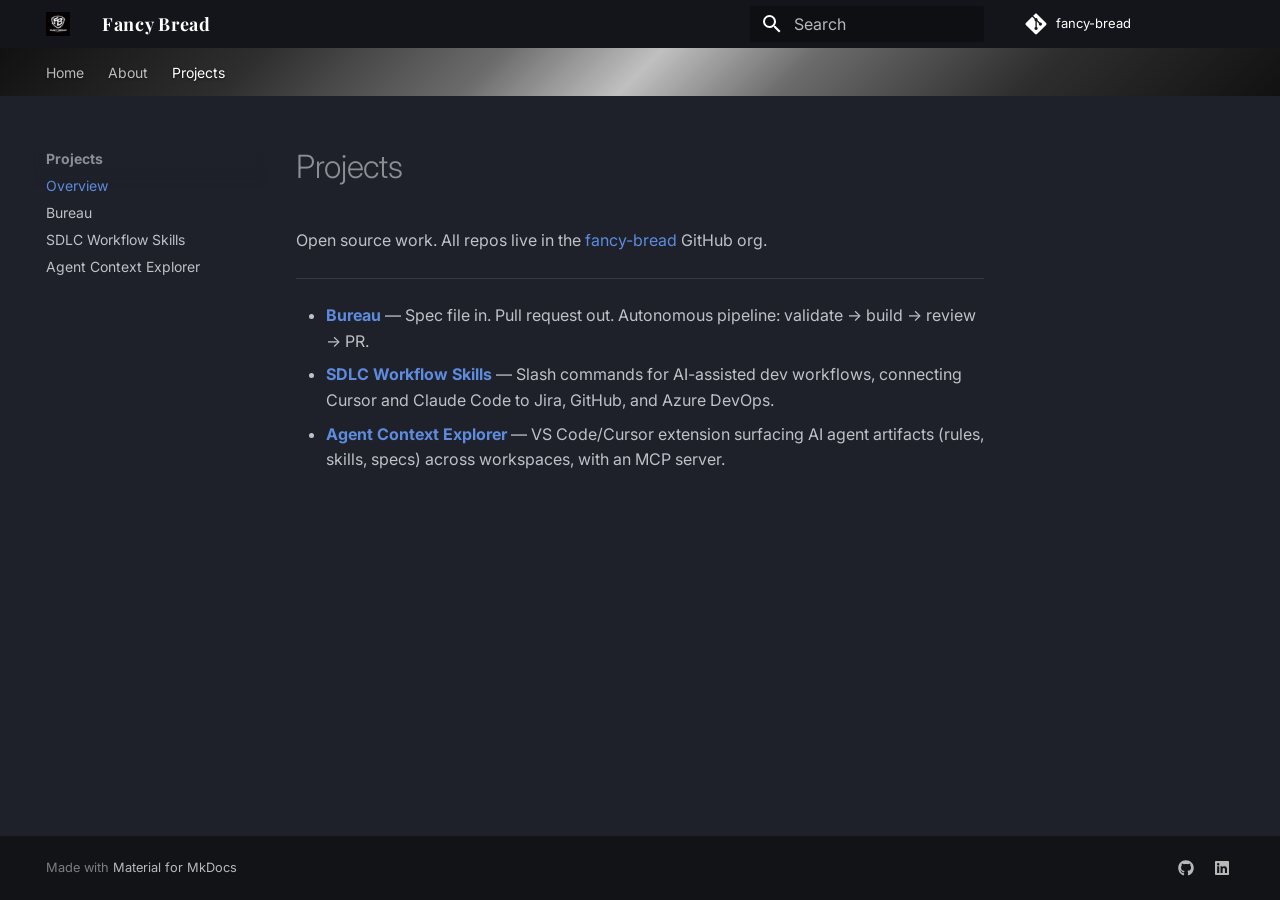
<file: projects/index.html>
<!doctype html>
<html lang="en" class="no-js">
  <head>
    
      <meta charset="utf-8">
      <meta name="viewport" content="width=device-width,initial-scale=1">
      
        <meta name="description" content="Developer tooling, workflows, and AI-assisted software engineering.">
      
      
      
        <link rel="canonical" href="https://fancybread.github.io/projects/">
      
      
        <link rel="prev" href="../about/">
      
      
        <link rel="next" href="bureau/">
      
      
        
      
      
      <link rel="icon" href="../assets/logo.png">
      <meta name="generator" content="mkdocs-1.6.1, mkdocs-material-9.7.6">
    
    
      
        <title>Overview - Fancy Bread</title>
      
    
    
      <link rel="stylesheet" href="../assets/stylesheets/main.484c7ddc.min.css">
      
        
        <link rel="stylesheet" href="../assets/stylesheets/palette.ab4e12ef.min.css">
      
      


    
    
      
    
    
      
        
        
        <link rel="preconnect" href="https://fonts.gstatic.com" crossorigin>
        <link rel="stylesheet" href="https://fonts.googleapis.com/css?family=Inter:300,300i,400,400i,700,700i%7CJetBrains+Mono:400,400i,700,700i&display=fallback">
        <style>:root{--md-text-font:"Inter";--md-code-font:"JetBrains Mono"}</style>
      
    
    
      <link rel="stylesheet" href="../stylesheets/extra.css">
    
    <script>__md_scope=new URL("..",location),__md_hash=e=>[...e].reduce(((e,_)=>(e<<5)-e+_.charCodeAt(0)),0),__md_get=(e,_=localStorage,t=__md_scope)=>JSON.parse(_.getItem(t.pathname+"."+e)),__md_set=(e,_,t=localStorage,a=__md_scope)=>{try{t.setItem(a.pathname+"."+e,JSON.stringify(_))}catch(e){}}</script>
    
      

    
    
  </head>
  
  
    
    
    
    
    
    <body dir="ltr" data-md-color-scheme="slate" data-md-color-primary="black" data-md-color-accent="grey">
  
    
    <input class="md-toggle" data-md-toggle="drawer" type="checkbox" id="__drawer" autocomplete="off">
    <input class="md-toggle" data-md-toggle="search" type="checkbox" id="__search" autocomplete="off">
    <label class="md-overlay" for="__drawer"></label>
    <div data-md-component="skip">
      
        
        <a href="#projects" class="md-skip">
          Skip to content
        </a>
      
    </div>
    <div data-md-component="announce">
      
    </div>
    
    
      

<header class="md-header" data-md-component="header">
  <nav class="md-header__inner md-grid" aria-label="Header">
    <a href=".." title="Fancy Bread" class="md-header__button md-logo" aria-label="Fancy Bread" data-md-component="logo">
      
  <img src="../assets/logo.png" alt="logo">

    </a>
    <label class="md-header__button md-icon" for="__drawer">
      
      <svg xmlns="http://www.w3.org/2000/svg" viewBox="0 0 24 24"><path d="M3 6h18v2H3zm0 5h18v2H3zm0 5h18v2H3z"/></svg>
    </label>
    <div class="md-header__title" data-md-component="header-title">
      <div class="md-header__ellipsis">
        <div class="md-header__topic">
          <span class="md-ellipsis">
            Fancy Bread
          </span>
        </div>
        <div class="md-header__topic" data-md-component="header-topic">
          <span class="md-ellipsis">
            
              Overview
            
          </span>
        </div>
      </div>
    </div>
    
      
    
    
    
    
      
      
        <label class="md-header__button md-icon" for="__search">
          
          <svg xmlns="http://www.w3.org/2000/svg" viewBox="0 0 24 24"><path d="M9.5 3A6.5 6.5 0 0 1 16 9.5c0 1.61-.59 3.09-1.56 4.23l.27.27h.79l5 5-1.5 1.5-5-5v-.79l-.27-.27A6.52 6.52 0 0 1 9.5 16 6.5 6.5 0 0 1 3 9.5 6.5 6.5 0 0 1 9.5 3m0 2C7 5 5 7 5 9.5S7 14 9.5 14 14 12 14 9.5 12 5 9.5 5"/></svg>
        </label>
        <div class="md-search" data-md-component="search" role="dialog">
  <label class="md-search__overlay" for="__search"></label>
  <div class="md-search__inner" role="search">
    <form class="md-search__form" name="search">
      <input type="text" class="md-search__input" name="query" aria-label="Search" placeholder="Search" autocapitalize="off" autocorrect="off" autocomplete="off" spellcheck="false" data-md-component="search-query" required>
      <label class="md-search__icon md-icon" for="__search">
        
        <svg xmlns="http://www.w3.org/2000/svg" viewBox="0 0 24 24"><path d="M9.5 3A6.5 6.5 0 0 1 16 9.5c0 1.61-.59 3.09-1.56 4.23l.27.27h.79l5 5-1.5 1.5-5-5v-.79l-.27-.27A6.52 6.52 0 0 1 9.5 16 6.5 6.5 0 0 1 3 9.5 6.5 6.5 0 0 1 9.5 3m0 2C7 5 5 7 5 9.5S7 14 9.5 14 14 12 14 9.5 12 5 9.5 5"/></svg>
        
        <svg xmlns="http://www.w3.org/2000/svg" viewBox="0 0 24 24"><path d="M20 11v2H8l5.5 5.5-1.42 1.42L4.16 12l7.92-7.92L13.5 5.5 8 11z"/></svg>
      </label>
      <nav class="md-search__options" aria-label="Search">
        
        <button type="reset" class="md-search__icon md-icon" title="Clear" aria-label="Clear" tabindex="-1">
          
          <svg xmlns="http://www.w3.org/2000/svg" viewBox="0 0 24 24"><path d="M19 6.41 17.59 5 12 10.59 6.41 5 5 6.41 10.59 12 5 17.59 6.41 19 12 13.41 17.59 19 19 17.59 13.41 12z"/></svg>
        </button>
      </nav>
      
        <div class="md-search__suggest" data-md-component="search-suggest"></div>
      
    </form>
    <div class="md-search__output">
      <div class="md-search__scrollwrap" tabindex="0" data-md-scrollfix>
        <div class="md-search-result" data-md-component="search-result">
          <div class="md-search-result__meta">
            Initializing search
          </div>
          <ol class="md-search-result__list" role="presentation"></ol>
        </div>
      </div>
    </div>
  </div>
</div>
      
    
    
      <div class="md-header__source">
        <a href="https://github.com/fancy-bread" title="Go to repository" class="md-source" data-md-component="source">
  <div class="md-source__icon md-icon">
    
    <svg xmlns="http://www.w3.org/2000/svg" viewBox="0 0 448 512"><!--! Font Awesome Free 7.1.0 by @fontawesome - https://fontawesome.com License - https://fontawesome.com/license/free (Icons: CC BY 4.0, Fonts: SIL OFL 1.1, Code: MIT License) Copyright 2025 Fonticons, Inc.--><path d="M439.6 236.1 244 40.5c-5.4-5.5-12.8-8.5-20.4-8.5s-15 3-20.4 8.4L162.5 81l51.5 51.5c27.1-9.1 52.7 16.8 43.4 43.7l49.7 49.7c34.2-11.8 61.2 31 35.5 56.7-26.5 26.5-70.2-2.9-56-37.3L240.3 199v121.9c25.3 12.5 22.3 41.8 9.1 55-6.4 6.4-15.2 10.1-24.3 10.1s-17.8-3.6-24.3-10.1c-17.6-17.6-11.1-46.9 11.2-56v-123c-20.8-8.5-24.6-30.7-18.6-45L142.6 101 8.5 235.1C3 240.6 0 247.9 0 255.5s3 15 8.5 20.4l195.6 195.7c5.4 5.4 12.7 8.4 20.4 8.4s15-3 20.4-8.4l194.7-194.7c5.4-5.4 8.4-12.8 8.4-20.4s-3-15-8.4-20.4"/></svg>
  </div>
  <div class="md-source__repository">
    fancy-bread
  </div>
</a>
      </div>
    
  </nav>
  
</header>
    
    <div class="md-container" data-md-component="container">
      
      
        
          
            
<nav class="md-tabs" aria-label="Tabs" data-md-component="tabs">
  <div class="md-grid">
    <ul class="md-tabs__list">
      
        
  
  
  
  
    <li class="md-tabs__item">
      <a href=".." class="md-tabs__link">
        
  
  
    
  
  Home

      </a>
    </li>
  

      
        
  
  
  
  
    <li class="md-tabs__item">
      <a href="../about/" class="md-tabs__link">
        
  
  
    
  
  About

      </a>
    </li>
  

      
        
  
  
  
    
  
  
    
    
      <li class="md-tabs__item md-tabs__item--active">
        <a href="./" class="md-tabs__link">
          
  
  
  Projects

        </a>
      </li>
    
  

      
    </ul>
  </div>
</nav>
          
        
      
      <main class="md-main" data-md-component="main">
        <div class="md-main__inner md-grid">
          
            
              
              <div class="md-sidebar md-sidebar--primary" data-md-component="sidebar" data-md-type="navigation" >
                <div class="md-sidebar__scrollwrap">
                  <div class="md-sidebar__inner">
                    


  


<nav class="md-nav md-nav--primary md-nav--lifted" aria-label="Navigation" data-md-level="0">
  <label class="md-nav__title" for="__drawer">
    <a href=".." title="Fancy Bread" class="md-nav__button md-logo" aria-label="Fancy Bread" data-md-component="logo">
      
  <img src="../assets/logo.png" alt="logo">

    </a>
    Fancy Bread
  </label>
  
    <div class="md-nav__source">
      <a href="https://github.com/fancy-bread" title="Go to repository" class="md-source" data-md-component="source">
  <div class="md-source__icon md-icon">
    
    <svg xmlns="http://www.w3.org/2000/svg" viewBox="0 0 448 512"><!--! Font Awesome Free 7.1.0 by @fontawesome - https://fontawesome.com License - https://fontawesome.com/license/free (Icons: CC BY 4.0, Fonts: SIL OFL 1.1, Code: MIT License) Copyright 2025 Fonticons, Inc.--><path d="M439.6 236.1 244 40.5c-5.4-5.5-12.8-8.5-20.4-8.5s-15 3-20.4 8.4L162.5 81l51.5 51.5c27.1-9.1 52.7 16.8 43.4 43.7l49.7 49.7c34.2-11.8 61.2 31 35.5 56.7-26.5 26.5-70.2-2.9-56-37.3L240.3 199v121.9c25.3 12.5 22.3 41.8 9.1 55-6.4 6.4-15.2 10.1-24.3 10.1s-17.8-3.6-24.3-10.1c-17.6-17.6-11.1-46.9 11.2-56v-123c-20.8-8.5-24.6-30.7-18.6-45L142.6 101 8.5 235.1C3 240.6 0 247.9 0 255.5s3 15 8.5 20.4l195.6 195.7c5.4 5.4 12.7 8.4 20.4 8.4s15-3 20.4-8.4l194.7-194.7c5.4-5.4 8.4-12.8 8.4-20.4s-3-15-8.4-20.4"/></svg>
  </div>
  <div class="md-source__repository">
    fancy-bread
  </div>
</a>
    </div>
  
  <ul class="md-nav__list" data-md-scrollfix>
    
      
      
  
  
  
  
    <li class="md-nav__item">
      <a href=".." class="md-nav__link">
        
  
  
  <span class="md-ellipsis">
    
  
    Home
  

    
  </span>
  
  

      </a>
    </li>
  

    
      
      
  
  
  
  
    <li class="md-nav__item">
      <a href="../about/" class="md-nav__link">
        
  
  
  <span class="md-ellipsis">
    
  
    About
  

    
  </span>
  
  

      </a>
    </li>
  

    
      
      
  
  
    
  
  
  
    
    
    
    
      
        
        
      
      
        
      
    
    
    <li class="md-nav__item md-nav__item--active md-nav__item--section md-nav__item--nested">
      
        
        
        <input class="md-nav__toggle md-toggle " type="checkbox" id="__nav_3" checked>
        
          
          <label class="md-nav__link" for="__nav_3" id="__nav_3_label" tabindex="">
            
  
  
  <span class="md-ellipsis">
    
  
    Projects
  

    
  </span>
  
  

            <span class="md-nav__icon md-icon"></span>
          </label>
        
        <nav class="md-nav" data-md-level="1" aria-labelledby="__nav_3_label" aria-expanded="true">
          <label class="md-nav__title" for="__nav_3">
            <span class="md-nav__icon md-icon"></span>
            
  
    Projects
  

          </label>
          <ul class="md-nav__list" data-md-scrollfix>
            
              
                
  
  
    
  
  
  
    <li class="md-nav__item md-nav__item--active">
      
      <input class="md-nav__toggle md-toggle" type="checkbox" id="__toc">
      
      
        
      
      
      <a href="./" class="md-nav__link md-nav__link--active">
        
  
  
  <span class="md-ellipsis">
    
  
    Overview
  

    
  </span>
  
  

      </a>
      
    </li>
  

              
            
              
                
  
  
  
  
    <li class="md-nav__item">
      <a href="bureau/" class="md-nav__link">
        
  
  
  <span class="md-ellipsis">
    
  
    Bureau
  

    
  </span>
  
  

      </a>
    </li>
  

              
            
              
                
  
  
  
  
    <li class="md-nav__item">
      <a href="sdlc-workflow-skills/" class="md-nav__link">
        
  
  
  <span class="md-ellipsis">
    
  
    SDLC Workflow Skills
  

    
  </span>
  
  

      </a>
    </li>
  

              
            
              
                
  
  
  
  
    <li class="md-nav__item">
      <a href="agent-context-explorer/" class="md-nav__link">
        
  
  
  <span class="md-ellipsis">
    
  
    Agent Context Explorer
  

    
  </span>
  
  

      </a>
    </li>
  

              
            
          </ul>
        </nav>
      
    </li>
  

    
  </ul>
</nav>
                  </div>
                </div>
              </div>
            
            
              
              <div class="md-sidebar md-sidebar--secondary" data-md-component="sidebar" data-md-type="toc" >
                <div class="md-sidebar__scrollwrap">
                  <div class="md-sidebar__inner">
                    

<nav class="md-nav md-nav--secondary" aria-label="Table of contents">
  
  
  
    
  
  
</nav>
                  </div>
                </div>
              </div>
            
          
          
            <div class="md-content" data-md-component="content">
              
              <article class="md-content__inner md-typeset">
                
                  


  
  


<h1 id="projects">Projects<a class="headerlink" href="#projects" title="Permanent link">&para;</a></h1>
<p>Open source work. All repos live in the <a href="https://github.com/fancy-bread">fancy-bread</a> GitHub org.</p>
<hr />
<ul>
<li><strong><a href="bureau/">Bureau</a></strong> — Spec file in. Pull request out. Autonomous pipeline: validate → build → review → PR.</li>
<li><strong><a href="sdlc-workflow-skills/">SDLC Workflow Skills</a></strong> — Slash commands for AI-assisted dev workflows, connecting Cursor and Claude Code to Jira, GitHub, and Azure DevOps.</li>
<li><strong><a href="agent-context-explorer/">Agent Context Explorer</a></strong> — VS Code/Cursor extension surfacing AI agent artifacts (rules, skills, specs) across workspaces, with an MCP server.</li>
</ul>












                
              </article>
            </div>
          
          
<script>var target=document.getElementById(location.hash.slice(1));target&&target.name&&(target.checked=target.name.startsWith("__tabbed_"))</script>
        </div>
        
          <button type="button" class="md-top md-icon" data-md-component="top" hidden>
  
  <svg xmlns="http://www.w3.org/2000/svg" viewBox="0 0 24 24"><path d="M13 20h-2V8l-5.5 5.5-1.42-1.42L12 4.16l7.92 7.92-1.42 1.42L13 8z"/></svg>
  Back to top
</button>
        
      </main>
      
        <footer class="md-footer">
  
  <div class="md-footer-meta md-typeset">
    <div class="md-footer-meta__inner md-grid">
      <div class="md-copyright">
  
  
    Made with
    <a href="https://squidfunk.github.io/mkdocs-material/" target="_blank" rel="noopener">
      Material for MkDocs
    </a>
  
</div>
      
        
<div class="md-social">
  
    
    
    
    
      
      
    
    <a href="https://github.com/fancy-bread" target="_blank" rel="noopener" title="github.com" class="md-social__link">
      <svg xmlns="http://www.w3.org/2000/svg" viewBox="0 0 512 512"><!--! Font Awesome Free 7.1.0 by @fontawesome - https://fontawesome.com License - https://fontawesome.com/license/free (Icons: CC BY 4.0, Fonts: SIL OFL 1.1, Code: MIT License) Copyright 2025 Fonticons, Inc.--><path d="M173.9 397.4c0 2-2.3 3.6-5.2 3.6-3.3.3-5.6-1.3-5.6-3.6 0-2 2.3-3.6 5.2-3.6 3-.3 5.6 1.3 5.6 3.6m-31.1-4.5c-.7 2 1.3 4.3 4.3 4.9 2.6 1 5.6 0 6.2-2s-1.3-4.3-4.3-5.2c-2.6-.7-5.5.3-6.2 2.3m44.2-1.7c-2.9.7-4.9 2.6-4.6 4.9.3 2 2.9 3.3 5.9 2.6 2.9-.7 4.9-2.6 4.6-4.6-.3-1.9-3-3.2-5.9-2.9M252.8 8C114.1 8 8 113.3 8 252c0 110.9 69.8 205.8 169.5 239.2 12.8 2.3 17.3-5.6 17.3-12.1 0-6.2-.3-40.4-.3-61.4 0 0-70 15-84.7-29.8 0 0-11.4-29.1-27.8-36.6 0 0-22.9-15.7 1.6-15.4 0 0 24.9 2 38.6 25.8 21.9 38.6 58.6 27.5 72.9 20.9 2.3-16 8.8-27.1 16-33.7-55.9-6.2-112.3-14.3-112.3-110.5 0-27.5 7.6-41.3 23.6-58.9-2.6-6.5-11.1-33.3 2.6-67.9 20.9-6.5 69 27 69 27 20-5.6 41.5-8.5 62.8-8.5s42.8 2.9 62.8 8.5c0 0 48.1-33.6 69-27 13.7 34.7 5.2 61.4 2.6 67.9 16 17.7 25.8 31.5 25.8 58.9 0 96.5-58.9 104.2-114.8 110.5 9.2 7.9 17 22.9 17 46.4 0 33.7-.3 75.4-.3 83.6 0 6.5 4.6 14.4 17.3 12.1C436.2 457.8 504 362.9 504 252 504 113.3 391.5 8 252.8 8M105.2 352.9c-1.3 1-1 3.3.7 5.2 1.6 1.6 3.9 2.3 5.2 1 1.3-1 1-3.3-.7-5.2-1.6-1.6-3.9-2.3-5.2-1m-10.8-8.1c-.7 1.3.3 2.9 2.3 3.9 1.6 1 3.6.7 4.3-.7.7-1.3-.3-2.9-2.3-3.9-2-.6-3.6-.3-4.3.7m32.4 35.6c-1.6 1.3-1 4.3 1.3 6.2 2.3 2.3 5.2 2.6 6.5 1 1.3-1.3.7-4.3-1.3-6.2-2.2-2.3-5.2-2.6-6.5-1m-11.4-14.7c-1.6 1-1.6 3.6 0 5.9s4.3 3.3 5.6 2.3c1.6-1.3 1.6-3.9 0-6.2-1.4-2.3-4-3.3-5.6-2"/></svg>
    </a>
  
    
    
    
    
      
      
    
    <a href="https://www.linkedin.com/in/paul-marcotte-b7a0678/" target="_blank" rel="noopener" title="www.linkedin.com" class="md-social__link">
      <svg xmlns="http://www.w3.org/2000/svg" viewBox="0 0 448 512"><!--! Font Awesome Free 7.1.0 by @fontawesome - https://fontawesome.com License - https://fontawesome.com/license/free (Icons: CC BY 4.0, Fonts: SIL OFL 1.1, Code: MIT License) Copyright 2025 Fonticons, Inc.--><path d="M416 32H31.9C14.3 32 0 46.5 0 64.3v383.4C0 465.5 14.3 480 31.9 480H416c17.6 0 32-14.5 32-32.3V64.3c0-17.8-14.4-32.3-32-32.3M135.4 416H69V202.2h66.5V416zM102.2 96a38.5 38.5 0 1 1 0 77 38.5 38.5 0 1 1 0-77m282.1 320h-66.4V312c0-24.8-.5-56.7-34.5-56.7-34.6 0-39.9 27-39.9 54.9V416h-66.4V202.2h63.7v29.2h.9c8.9-16.8 30.6-34.5 62.9-34.5 67.2 0 79.7 44.3 79.7 101.9z"/></svg>
    </a>
  
</div>
      
    </div>
  </div>
</footer>
      
    </div>
    <div class="md-dialog" data-md-component="dialog">
      <div class="md-dialog__inner md-typeset"></div>
    </div>
    
    
    
      
      
      <script id="__config" type="application/json">{"annotate": null, "base": "..", "features": ["navigation.tabs", "navigation.sections", "navigation.top", "search.highlight", "search.suggest", "content.code.copy"], "search": "../assets/javascripts/workers/search.2c215733.min.js", "tags": null, "translations": {"clipboard.copied": "Copied to clipboard", "clipboard.copy": "Copy to clipboard", "search.result.more.one": "1 more on this page", "search.result.more.other": "# more on this page", "search.result.none": "No matching documents", "search.result.one": "1 matching document", "search.result.other": "# matching documents", "search.result.placeholder": "Type to start searching", "search.result.term.missing": "Missing", "select.version": "Select version"}, "version": null}</script>
    
    
      <script src="../assets/javascripts/bundle.79ae519e.min.js"></script>
      
    
  </body>
</html>
</file>
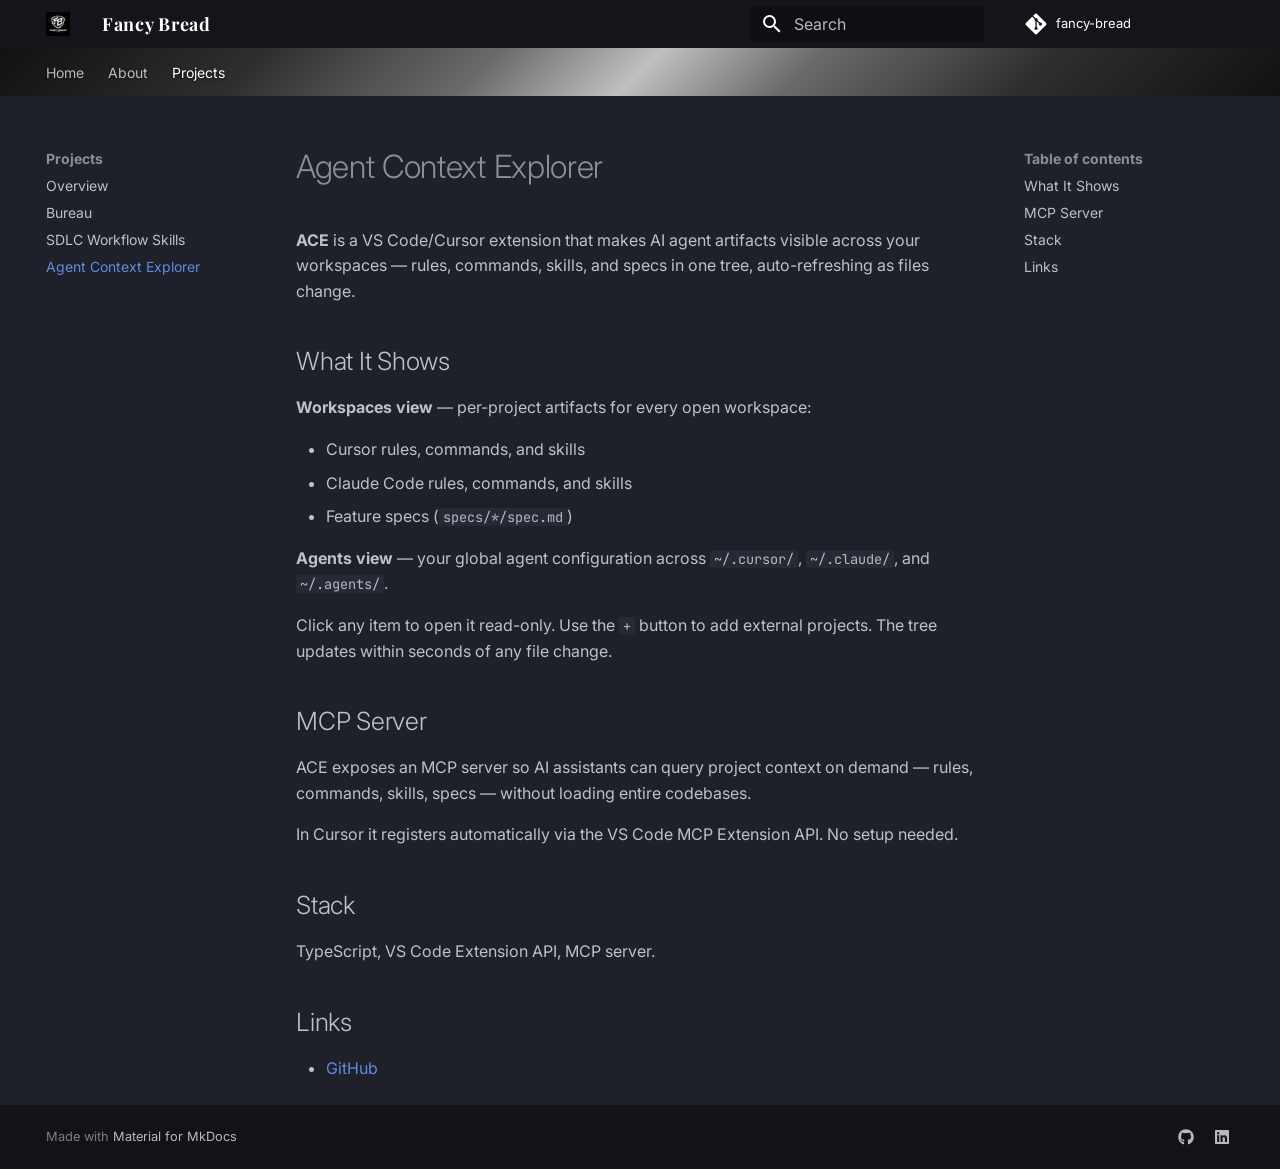
<file: projects/agent-context-explorer/index.html>
<!doctype html>
<html lang="en" class="no-js">
  <head>
    
      <meta charset="utf-8">
      <meta name="viewport" content="width=device-width,initial-scale=1">
      
        <meta name="description" content="Developer tooling, workflows, and AI-assisted software engineering.">
      
      
      
        <link rel="canonical" href="https://fancybread.github.io/projects/agent-context-explorer/">
      
      
        <link rel="prev" href="../sdlc-workflow-skills/">
      
      
      
        
      
      
      <link rel="icon" href="../../assets/logo.png">
      <meta name="generator" content="mkdocs-1.6.1, mkdocs-material-9.7.6">
    
    
      
        <title>Agent Context Explorer - Fancy Bread</title>
      
    
    
      <link rel="stylesheet" href="../../assets/stylesheets/main.484c7ddc.min.css">
      
        
        <link rel="stylesheet" href="../../assets/stylesheets/palette.ab4e12ef.min.css">
      
      


    
    
      
    
    
      
        
        
        <link rel="preconnect" href="https://fonts.gstatic.com" crossorigin>
        <link rel="stylesheet" href="https://fonts.googleapis.com/css?family=Inter:300,300i,400,400i,700,700i%7CJetBrains+Mono:400,400i,700,700i&display=fallback">
        <style>:root{--md-text-font:"Inter";--md-code-font:"JetBrains Mono"}</style>
      
    
    
      <link rel="stylesheet" href="../../stylesheets/extra.css">
    
    <script>__md_scope=new URL("../..",location),__md_hash=e=>[...e].reduce(((e,_)=>(e<<5)-e+_.charCodeAt(0)),0),__md_get=(e,_=localStorage,t=__md_scope)=>JSON.parse(_.getItem(t.pathname+"."+e)),__md_set=(e,_,t=localStorage,a=__md_scope)=>{try{t.setItem(a.pathname+"."+e,JSON.stringify(_))}catch(e){}}</script>
    
      

    
    
  </head>
  
  
    
    
    
    
    
    <body dir="ltr" data-md-color-scheme="slate" data-md-color-primary="black" data-md-color-accent="grey">
  
    
    <input class="md-toggle" data-md-toggle="drawer" type="checkbox" id="__drawer" autocomplete="off">
    <input class="md-toggle" data-md-toggle="search" type="checkbox" id="__search" autocomplete="off">
    <label class="md-overlay" for="__drawer"></label>
    <div data-md-component="skip">
      
        
        <a href="#agent-context-explorer" class="md-skip">
          Skip to content
        </a>
      
    </div>
    <div data-md-component="announce">
      
    </div>
    
    
      

<header class="md-header" data-md-component="header">
  <nav class="md-header__inner md-grid" aria-label="Header">
    <a href="../.." title="Fancy Bread" class="md-header__button md-logo" aria-label="Fancy Bread" data-md-component="logo">
      
  <img src="../../assets/logo.png" alt="logo">

    </a>
    <label class="md-header__button md-icon" for="__drawer">
      
      <svg xmlns="http://www.w3.org/2000/svg" viewBox="0 0 24 24"><path d="M3 6h18v2H3zm0 5h18v2H3zm0 5h18v2H3z"/></svg>
    </label>
    <div class="md-header__title" data-md-component="header-title">
      <div class="md-header__ellipsis">
        <div class="md-header__topic">
          <span class="md-ellipsis">
            Fancy Bread
          </span>
        </div>
        <div class="md-header__topic" data-md-component="header-topic">
          <span class="md-ellipsis">
            
              Agent Context Explorer
            
          </span>
        </div>
      </div>
    </div>
    
      
    
    
    
    
      
      
        <label class="md-header__button md-icon" for="__search">
          
          <svg xmlns="http://www.w3.org/2000/svg" viewBox="0 0 24 24"><path d="M9.5 3A6.5 6.5 0 0 1 16 9.5c0 1.61-.59 3.09-1.56 4.23l.27.27h.79l5 5-1.5 1.5-5-5v-.79l-.27-.27A6.52 6.52 0 0 1 9.5 16 6.5 6.5 0 0 1 3 9.5 6.5 6.5 0 0 1 9.5 3m0 2C7 5 5 7 5 9.5S7 14 9.5 14 14 12 14 9.5 12 5 9.5 5"/></svg>
        </label>
        <div class="md-search" data-md-component="search" role="dialog">
  <label class="md-search__overlay" for="__search"></label>
  <div class="md-search__inner" role="search">
    <form class="md-search__form" name="search">
      <input type="text" class="md-search__input" name="query" aria-label="Search" placeholder="Search" autocapitalize="off" autocorrect="off" autocomplete="off" spellcheck="false" data-md-component="search-query" required>
      <label class="md-search__icon md-icon" for="__search">
        
        <svg xmlns="http://www.w3.org/2000/svg" viewBox="0 0 24 24"><path d="M9.5 3A6.5 6.5 0 0 1 16 9.5c0 1.61-.59 3.09-1.56 4.23l.27.27h.79l5 5-1.5 1.5-5-5v-.79l-.27-.27A6.52 6.52 0 0 1 9.5 16 6.5 6.5 0 0 1 3 9.5 6.5 6.5 0 0 1 9.5 3m0 2C7 5 5 7 5 9.5S7 14 9.5 14 14 12 14 9.5 12 5 9.5 5"/></svg>
        
        <svg xmlns="http://www.w3.org/2000/svg" viewBox="0 0 24 24"><path d="M20 11v2H8l5.5 5.5-1.42 1.42L4.16 12l7.92-7.92L13.5 5.5 8 11z"/></svg>
      </label>
      <nav class="md-search__options" aria-label="Search">
        
        <button type="reset" class="md-search__icon md-icon" title="Clear" aria-label="Clear" tabindex="-1">
          
          <svg xmlns="http://www.w3.org/2000/svg" viewBox="0 0 24 24"><path d="M19 6.41 17.59 5 12 10.59 6.41 5 5 6.41 10.59 12 5 17.59 6.41 19 12 13.41 17.59 19 19 17.59 13.41 12z"/></svg>
        </button>
      </nav>
      
        <div class="md-search__suggest" data-md-component="search-suggest"></div>
      
    </form>
    <div class="md-search__output">
      <div class="md-search__scrollwrap" tabindex="0" data-md-scrollfix>
        <div class="md-search-result" data-md-component="search-result">
          <div class="md-search-result__meta">
            Initializing search
          </div>
          <ol class="md-search-result__list" role="presentation"></ol>
        </div>
      </div>
    </div>
  </div>
</div>
      
    
    
      <div class="md-header__source">
        <a href="https://github.com/fancy-bread" title="Go to repository" class="md-source" data-md-component="source">
  <div class="md-source__icon md-icon">
    
    <svg xmlns="http://www.w3.org/2000/svg" viewBox="0 0 448 512"><!--! Font Awesome Free 7.1.0 by @fontawesome - https://fontawesome.com License - https://fontawesome.com/license/free (Icons: CC BY 4.0, Fonts: SIL OFL 1.1, Code: MIT License) Copyright 2025 Fonticons, Inc.--><path d="M439.6 236.1 244 40.5c-5.4-5.5-12.8-8.5-20.4-8.5s-15 3-20.4 8.4L162.5 81l51.5 51.5c27.1-9.1 52.7 16.8 43.4 43.7l49.7 49.7c34.2-11.8 61.2 31 35.5 56.7-26.5 26.5-70.2-2.9-56-37.3L240.3 199v121.9c25.3 12.5 22.3 41.8 9.1 55-6.4 6.4-15.2 10.1-24.3 10.1s-17.8-3.6-24.3-10.1c-17.6-17.6-11.1-46.9 11.2-56v-123c-20.8-8.5-24.6-30.7-18.6-45L142.6 101 8.5 235.1C3 240.6 0 247.9 0 255.5s3 15 8.5 20.4l195.6 195.7c5.4 5.4 12.7 8.4 20.4 8.4s15-3 20.4-8.4l194.7-194.7c5.4-5.4 8.4-12.8 8.4-20.4s-3-15-8.4-20.4"/></svg>
  </div>
  <div class="md-source__repository">
    fancy-bread
  </div>
</a>
      </div>
    
  </nav>
  
</header>
    
    <div class="md-container" data-md-component="container">
      
      
        
          
            
<nav class="md-tabs" aria-label="Tabs" data-md-component="tabs">
  <div class="md-grid">
    <ul class="md-tabs__list">
      
        
  
  
  
  
    <li class="md-tabs__item">
      <a href="../.." class="md-tabs__link">
        
  
  
    
  
  Home

      </a>
    </li>
  

      
        
  
  
  
  
    <li class="md-tabs__item">
      <a href="../../about/" class="md-tabs__link">
        
  
  
    
  
  About

      </a>
    </li>
  

      
        
  
  
  
    
  
  
    
    
      <li class="md-tabs__item md-tabs__item--active">
        <a href="../" class="md-tabs__link">
          
  
  
  Projects

        </a>
      </li>
    
  

      
    </ul>
  </div>
</nav>
          
        
      
      <main class="md-main" data-md-component="main">
        <div class="md-main__inner md-grid">
          
            
              
              <div class="md-sidebar md-sidebar--primary" data-md-component="sidebar" data-md-type="navigation" >
                <div class="md-sidebar__scrollwrap">
                  <div class="md-sidebar__inner">
                    


  


<nav class="md-nav md-nav--primary md-nav--lifted" aria-label="Navigation" data-md-level="0">
  <label class="md-nav__title" for="__drawer">
    <a href="../.." title="Fancy Bread" class="md-nav__button md-logo" aria-label="Fancy Bread" data-md-component="logo">
      
  <img src="../../assets/logo.png" alt="logo">

    </a>
    Fancy Bread
  </label>
  
    <div class="md-nav__source">
      <a href="https://github.com/fancy-bread" title="Go to repository" class="md-source" data-md-component="source">
  <div class="md-source__icon md-icon">
    
    <svg xmlns="http://www.w3.org/2000/svg" viewBox="0 0 448 512"><!--! Font Awesome Free 7.1.0 by @fontawesome - https://fontawesome.com License - https://fontawesome.com/license/free (Icons: CC BY 4.0, Fonts: SIL OFL 1.1, Code: MIT License) Copyright 2025 Fonticons, Inc.--><path d="M439.6 236.1 244 40.5c-5.4-5.5-12.8-8.5-20.4-8.5s-15 3-20.4 8.4L162.5 81l51.5 51.5c27.1-9.1 52.7 16.8 43.4 43.7l49.7 49.7c34.2-11.8 61.2 31 35.5 56.7-26.5 26.5-70.2-2.9-56-37.3L240.3 199v121.9c25.3 12.5 22.3 41.8 9.1 55-6.4 6.4-15.2 10.1-24.3 10.1s-17.8-3.6-24.3-10.1c-17.6-17.6-11.1-46.9 11.2-56v-123c-20.8-8.5-24.6-30.7-18.6-45L142.6 101 8.5 235.1C3 240.6 0 247.9 0 255.5s3 15 8.5 20.4l195.6 195.7c5.4 5.4 12.7 8.4 20.4 8.4s15-3 20.4-8.4l194.7-194.7c5.4-5.4 8.4-12.8 8.4-20.4s-3-15-8.4-20.4"/></svg>
  </div>
  <div class="md-source__repository">
    fancy-bread
  </div>
</a>
    </div>
  
  <ul class="md-nav__list" data-md-scrollfix>
    
      
      
  
  
  
  
    <li class="md-nav__item">
      <a href="../.." class="md-nav__link">
        
  
  
  <span class="md-ellipsis">
    
  
    Home
  

    
  </span>
  
  

      </a>
    </li>
  

    
      
      
  
  
  
  
    <li class="md-nav__item">
      <a href="../../about/" class="md-nav__link">
        
  
  
  <span class="md-ellipsis">
    
  
    About
  

    
  </span>
  
  

      </a>
    </li>
  

    
      
      
  
  
    
  
  
  
    
    
    
    
      
        
        
      
      
        
      
    
    
    <li class="md-nav__item md-nav__item--active md-nav__item--section md-nav__item--nested">
      
        
        
        <input class="md-nav__toggle md-toggle " type="checkbox" id="__nav_3" checked>
        
          
          <label class="md-nav__link" for="__nav_3" id="__nav_3_label" tabindex="">
            
  
  
  <span class="md-ellipsis">
    
  
    Projects
  

    
  </span>
  
  

            <span class="md-nav__icon md-icon"></span>
          </label>
        
        <nav class="md-nav" data-md-level="1" aria-labelledby="__nav_3_label" aria-expanded="true">
          <label class="md-nav__title" for="__nav_3">
            <span class="md-nav__icon md-icon"></span>
            
  
    Projects
  

          </label>
          <ul class="md-nav__list" data-md-scrollfix>
            
              
                
  
  
  
  
    <li class="md-nav__item">
      <a href="../" class="md-nav__link">
        
  
  
  <span class="md-ellipsis">
    
  
    Overview
  

    
  </span>
  
  

      </a>
    </li>
  

              
            
              
                
  
  
  
  
    <li class="md-nav__item">
      <a href="../bureau/" class="md-nav__link">
        
  
  
  <span class="md-ellipsis">
    
  
    Bureau
  

    
  </span>
  
  

      </a>
    </li>
  

              
            
              
                
  
  
  
  
    <li class="md-nav__item">
      <a href="../sdlc-workflow-skills/" class="md-nav__link">
        
  
  
  <span class="md-ellipsis">
    
  
    SDLC Workflow Skills
  

    
  </span>
  
  

      </a>
    </li>
  

              
            
              
                
  
  
    
  
  
  
    <li class="md-nav__item md-nav__item--active">
      
      <input class="md-nav__toggle md-toggle" type="checkbox" id="__toc">
      
      
        
      
      
        <label class="md-nav__link md-nav__link--active" for="__toc">
          
  
  
  <span class="md-ellipsis">
    
  
    Agent Context Explorer
  

    
  </span>
  
  

          <span class="md-nav__icon md-icon"></span>
        </label>
      
      <a href="./" class="md-nav__link md-nav__link--active">
        
  
  
  <span class="md-ellipsis">
    
  
    Agent Context Explorer
  

    
  </span>
  
  

      </a>
      
        

<nav class="md-nav md-nav--secondary" aria-label="Table of contents">
  
  
  
    
  
  
    <label class="md-nav__title" for="__toc">
      <span class="md-nav__icon md-icon"></span>
      Table of contents
    </label>
    <ul class="md-nav__list" data-md-component="toc" data-md-scrollfix>
      
        <li class="md-nav__item">
  <a href="#what-it-shows" class="md-nav__link">
    <span class="md-ellipsis">
      
        What It Shows
      
    </span>
  </a>
  
</li>
      
        <li class="md-nav__item">
  <a href="#mcp-server" class="md-nav__link">
    <span class="md-ellipsis">
      
        MCP Server
      
    </span>
  </a>
  
</li>
      
        <li class="md-nav__item">
  <a href="#stack" class="md-nav__link">
    <span class="md-ellipsis">
      
        Stack
      
    </span>
  </a>
  
</li>
      
        <li class="md-nav__item">
  <a href="#links" class="md-nav__link">
    <span class="md-ellipsis">
      
        Links
      
    </span>
  </a>
  
</li>
      
    </ul>
  
</nav>
      
    </li>
  

              
            
          </ul>
        </nav>
      
    </li>
  

    
  </ul>
</nav>
                  </div>
                </div>
              </div>
            
            
              
              <div class="md-sidebar md-sidebar--secondary" data-md-component="sidebar" data-md-type="toc" >
                <div class="md-sidebar__scrollwrap">
                  <div class="md-sidebar__inner">
                    

<nav class="md-nav md-nav--secondary" aria-label="Table of contents">
  
  
  
    
  
  
    <label class="md-nav__title" for="__toc">
      <span class="md-nav__icon md-icon"></span>
      Table of contents
    </label>
    <ul class="md-nav__list" data-md-component="toc" data-md-scrollfix>
      
        <li class="md-nav__item">
  <a href="#what-it-shows" class="md-nav__link">
    <span class="md-ellipsis">
      
        What It Shows
      
    </span>
  </a>
  
</li>
      
        <li class="md-nav__item">
  <a href="#mcp-server" class="md-nav__link">
    <span class="md-ellipsis">
      
        MCP Server
      
    </span>
  </a>
  
</li>
      
        <li class="md-nav__item">
  <a href="#stack" class="md-nav__link">
    <span class="md-ellipsis">
      
        Stack
      
    </span>
  </a>
  
</li>
      
        <li class="md-nav__item">
  <a href="#links" class="md-nav__link">
    <span class="md-ellipsis">
      
        Links
      
    </span>
  </a>
  
</li>
      
    </ul>
  
</nav>
                  </div>
                </div>
              </div>
            
          
          
            <div class="md-content" data-md-component="content">
              
              <article class="md-content__inner md-typeset">
                
                  


  
  


<h1 id="agent-context-explorer">Agent Context Explorer<a class="headerlink" href="#agent-context-explorer" title="Permanent link">&para;</a></h1>
<p><strong>ACE</strong> is a VS Code/Cursor extension that makes AI agent artifacts visible across your workspaces — rules, commands, skills, and specs in one tree, auto-refreshing as files change.</p>
<h2 id="what-it-shows">What It Shows<a class="headerlink" href="#what-it-shows" title="Permanent link">&para;</a></h2>
<p><strong>Workspaces view</strong> — per-project artifacts for every open workspace:</p>
<ul>
<li>Cursor rules, commands, and skills</li>
<li>Claude Code rules, commands, and skills</li>
<li>Feature specs (<code>specs/*/spec.md</code>)</li>
</ul>
<p><strong>Agents view</strong> — your global agent configuration across <code>~/.cursor/</code>, <code>~/.claude/</code>, and <code>~/.agents/</code>.</p>
<p>Click any item to open it read-only. Use the <code>+</code> button to add external projects. The tree updates within seconds of any file change.</p>
<h2 id="mcp-server">MCP Server<a class="headerlink" href="#mcp-server" title="Permanent link">&para;</a></h2>
<p>ACE exposes an MCP server so AI assistants can query project context on demand — rules, commands, skills, specs — without loading entire codebases.</p>
<p>In Cursor it registers automatically via the VS Code MCP Extension API. No setup needed.</p>
<h2 id="stack">Stack<a class="headerlink" href="#stack" title="Permanent link">&para;</a></h2>
<p>TypeScript, VS Code Extension API, MCP server.</p>
<h2 id="links">Links<a class="headerlink" href="#links" title="Permanent link">&para;</a></h2>
<ul>
<li><a href="https://github.com/fancy-bread/agent-context-explorer">GitHub</a></li>
</ul>












                
              </article>
            </div>
          
          
<script>var target=document.getElementById(location.hash.slice(1));target&&target.name&&(target.checked=target.name.startsWith("__tabbed_"))</script>
        </div>
        
          <button type="button" class="md-top md-icon" data-md-component="top" hidden>
  
  <svg xmlns="http://www.w3.org/2000/svg" viewBox="0 0 24 24"><path d="M13 20h-2V8l-5.5 5.5-1.42-1.42L12 4.16l7.92 7.92-1.42 1.42L13 8z"/></svg>
  Back to top
</button>
        
      </main>
      
        <footer class="md-footer">
  
  <div class="md-footer-meta md-typeset">
    <div class="md-footer-meta__inner md-grid">
      <div class="md-copyright">
  
  
    Made with
    <a href="https://squidfunk.github.io/mkdocs-material/" target="_blank" rel="noopener">
      Material for MkDocs
    </a>
  
</div>
      
        
<div class="md-social">
  
    
    
    
    
      
      
    
    <a href="https://github.com/fancy-bread" target="_blank" rel="noopener" title="github.com" class="md-social__link">
      <svg xmlns="http://www.w3.org/2000/svg" viewBox="0 0 512 512"><!--! Font Awesome Free 7.1.0 by @fontawesome - https://fontawesome.com License - https://fontawesome.com/license/free (Icons: CC BY 4.0, Fonts: SIL OFL 1.1, Code: MIT License) Copyright 2025 Fonticons, Inc.--><path d="M173.9 397.4c0 2-2.3 3.6-5.2 3.6-3.3.3-5.6-1.3-5.6-3.6 0-2 2.3-3.6 5.2-3.6 3-.3 5.6 1.3 5.6 3.6m-31.1-4.5c-.7 2 1.3 4.3 4.3 4.9 2.6 1 5.6 0 6.2-2s-1.3-4.3-4.3-5.2c-2.6-.7-5.5.3-6.2 2.3m44.2-1.7c-2.9.7-4.9 2.6-4.6 4.9.3 2 2.9 3.3 5.9 2.6 2.9-.7 4.9-2.6 4.6-4.6-.3-1.9-3-3.2-5.9-2.9M252.8 8C114.1 8 8 113.3 8 252c0 110.9 69.8 205.8 169.5 239.2 12.8 2.3 17.3-5.6 17.3-12.1 0-6.2-.3-40.4-.3-61.4 0 0-70 15-84.7-29.8 0 0-11.4-29.1-27.8-36.6 0 0-22.9-15.7 1.6-15.4 0 0 24.9 2 38.6 25.8 21.9 38.6 58.6 27.5 72.9 20.9 2.3-16 8.8-27.1 16-33.7-55.9-6.2-112.3-14.3-112.3-110.5 0-27.5 7.6-41.3 23.6-58.9-2.6-6.5-11.1-33.3 2.6-67.9 20.9-6.5 69 27 69 27 20-5.6 41.5-8.5 62.8-8.5s42.8 2.9 62.8 8.5c0 0 48.1-33.6 69-27 13.7 34.7 5.2 61.4 2.6 67.9 16 17.7 25.8 31.5 25.8 58.9 0 96.5-58.9 104.2-114.8 110.5 9.2 7.9 17 22.9 17 46.4 0 33.7-.3 75.4-.3 83.6 0 6.5 4.6 14.4 17.3 12.1C436.2 457.8 504 362.9 504 252 504 113.3 391.5 8 252.8 8M105.2 352.9c-1.3 1-1 3.3.7 5.2 1.6 1.6 3.9 2.3 5.2 1 1.3-1 1-3.3-.7-5.2-1.6-1.6-3.9-2.3-5.2-1m-10.8-8.1c-.7 1.3.3 2.9 2.3 3.9 1.6 1 3.6.7 4.3-.7.7-1.3-.3-2.9-2.3-3.9-2-.6-3.6-.3-4.3.7m32.4 35.6c-1.6 1.3-1 4.3 1.3 6.2 2.3 2.3 5.2 2.6 6.5 1 1.3-1.3.7-4.3-1.3-6.2-2.2-2.3-5.2-2.6-6.5-1m-11.4-14.7c-1.6 1-1.6 3.6 0 5.9s4.3 3.3 5.6 2.3c1.6-1.3 1.6-3.9 0-6.2-1.4-2.3-4-3.3-5.6-2"/></svg>
    </a>
  
    
    
    
    
      
      
    
    <a href="https://www.linkedin.com/in/paul-marcotte-b7a0678/" target="_blank" rel="noopener" title="www.linkedin.com" class="md-social__link">
      <svg xmlns="http://www.w3.org/2000/svg" viewBox="0 0 448 512"><!--! Font Awesome Free 7.1.0 by @fontawesome - https://fontawesome.com License - https://fontawesome.com/license/free (Icons: CC BY 4.0, Fonts: SIL OFL 1.1, Code: MIT License) Copyright 2025 Fonticons, Inc.--><path d="M416 32H31.9C14.3 32 0 46.5 0 64.3v383.4C0 465.5 14.3 480 31.9 480H416c17.6 0 32-14.5 32-32.3V64.3c0-17.8-14.4-32.3-32-32.3M135.4 416H69V202.2h66.5V416zM102.2 96a38.5 38.5 0 1 1 0 77 38.5 38.5 0 1 1 0-77m282.1 320h-66.4V312c0-24.8-.5-56.7-34.5-56.7-34.6 0-39.9 27-39.9 54.9V416h-66.4V202.2h63.7v29.2h.9c8.9-16.8 30.6-34.5 62.9-34.5 67.2 0 79.7 44.3 79.7 101.9z"/></svg>
    </a>
  
</div>
      
    </div>
  </div>
</footer>
      
    </div>
    <div class="md-dialog" data-md-component="dialog">
      <div class="md-dialog__inner md-typeset"></div>
    </div>
    
    
    
      
      
      <script id="__config" type="application/json">{"annotate": null, "base": "../..", "features": ["navigation.tabs", "navigation.sections", "navigation.top", "search.highlight", "search.suggest", "content.code.copy"], "search": "../../assets/javascripts/workers/search.2c215733.min.js", "tags": null, "translations": {"clipboard.copied": "Copied to clipboard", "clipboard.copy": "Copy to clipboard", "search.result.more.one": "1 more on this page", "search.result.more.other": "# more on this page", "search.result.none": "No matching documents", "search.result.one": "1 matching document", "search.result.other": "# matching documents", "search.result.placeholder": "Type to start searching", "search.result.term.missing": "Missing", "select.version": "Select version"}, "version": null}</script>
    
    
      <script src="../../assets/javascripts/bundle.79ae519e.min.js"></script>
      
    
  </body>
</html>
</file>
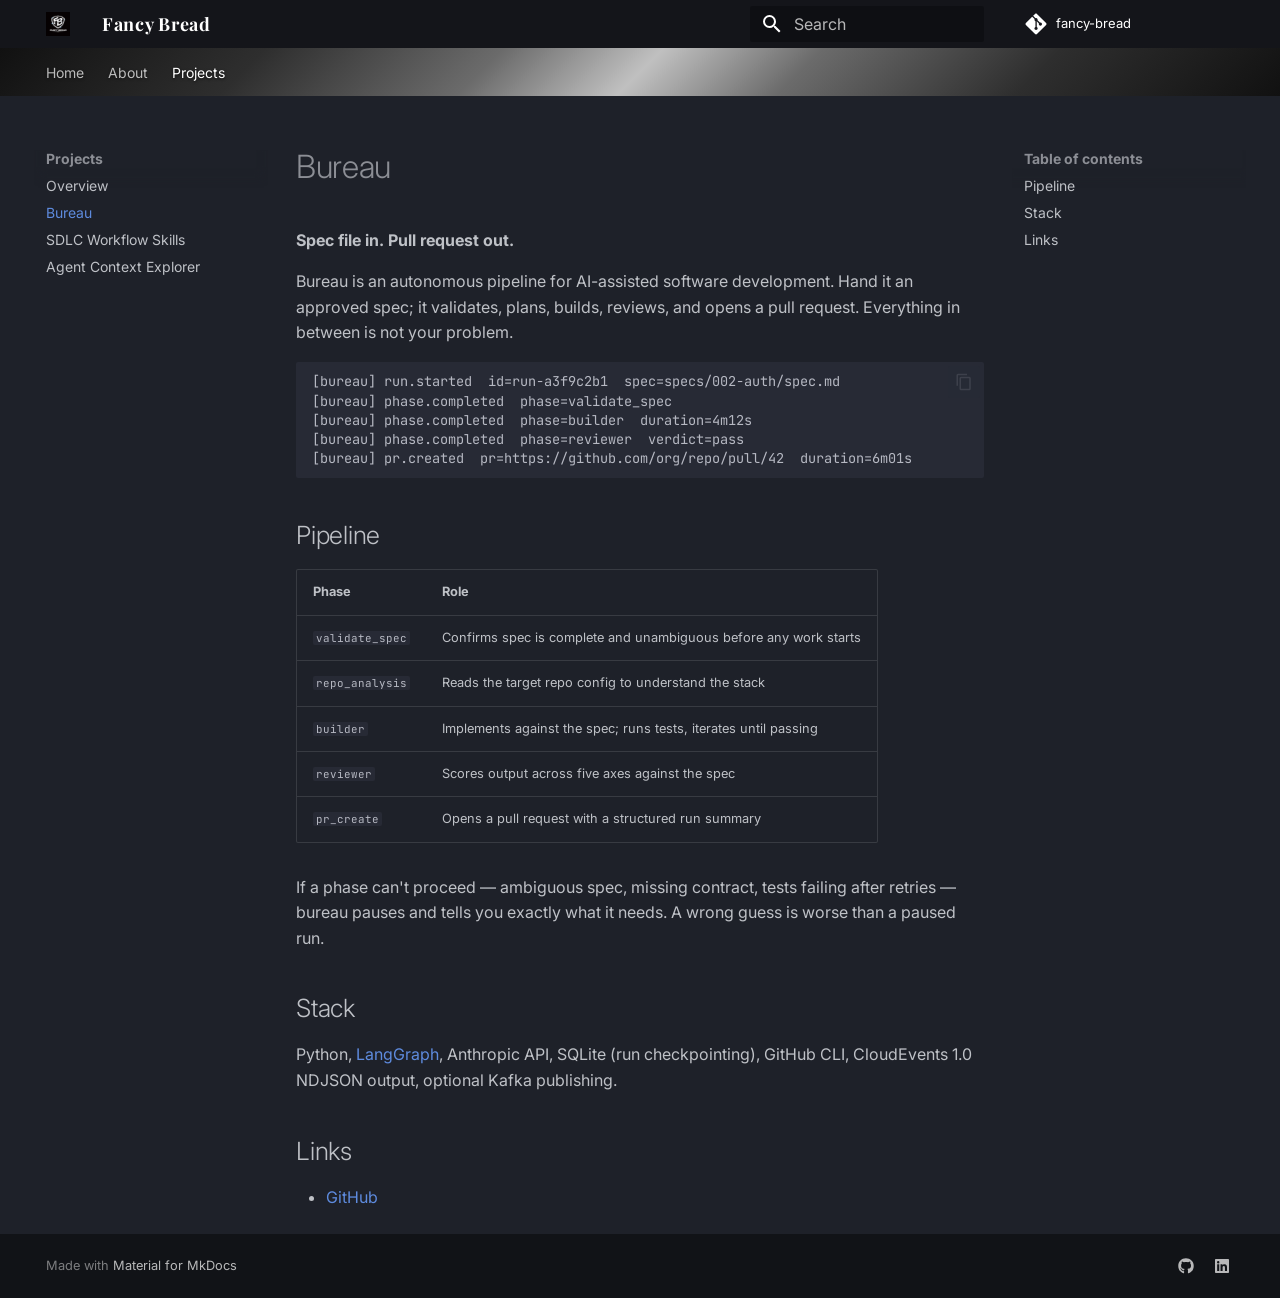
<file: projects/bureau/index.html>
<!doctype html>
<html lang="en" class="no-js">
  <head>
    
      <meta charset="utf-8">
      <meta name="viewport" content="width=device-width,initial-scale=1">
      
        <meta name="description" content="Developer tooling, workflows, and AI-assisted software engineering.">
      
      
      
        <link rel="canonical" href="https://fancybread.github.io/projects/bureau/">
      
      
        <link rel="prev" href="../">
      
      
        <link rel="next" href="../sdlc-workflow-skills/">
      
      
        
      
      
      <link rel="icon" href="../../assets/logo.png">
      <meta name="generator" content="mkdocs-1.6.1, mkdocs-material-9.7.6">
    
    
      
        <title>Bureau - Fancy Bread</title>
      
    
    
      <link rel="stylesheet" href="../../assets/stylesheets/main.484c7ddc.min.css">
      
        
        <link rel="stylesheet" href="../../assets/stylesheets/palette.ab4e12ef.min.css">
      
      


    
    
      
    
    
      
        
        
        <link rel="preconnect" href="https://fonts.gstatic.com" crossorigin>
        <link rel="stylesheet" href="https://fonts.googleapis.com/css?family=Inter:300,300i,400,400i,700,700i%7CJetBrains+Mono:400,400i,700,700i&display=fallback">
        <style>:root{--md-text-font:"Inter";--md-code-font:"JetBrains Mono"}</style>
      
    
    
      <link rel="stylesheet" href="../../stylesheets/extra.css">
    
    <script>__md_scope=new URL("../..",location),__md_hash=e=>[...e].reduce(((e,_)=>(e<<5)-e+_.charCodeAt(0)),0),__md_get=(e,_=localStorage,t=__md_scope)=>JSON.parse(_.getItem(t.pathname+"."+e)),__md_set=(e,_,t=localStorage,a=__md_scope)=>{try{t.setItem(a.pathname+"."+e,JSON.stringify(_))}catch(e){}}</script>
    
      

    
    
  </head>
  
  
    
    
    
    
    
    <body dir="ltr" data-md-color-scheme="slate" data-md-color-primary="black" data-md-color-accent="grey">
  
    
    <input class="md-toggle" data-md-toggle="drawer" type="checkbox" id="__drawer" autocomplete="off">
    <input class="md-toggle" data-md-toggle="search" type="checkbox" id="__search" autocomplete="off">
    <label class="md-overlay" for="__drawer"></label>
    <div data-md-component="skip">
      
        
        <a href="#bureau" class="md-skip">
          Skip to content
        </a>
      
    </div>
    <div data-md-component="announce">
      
    </div>
    
    
      

<header class="md-header" data-md-component="header">
  <nav class="md-header__inner md-grid" aria-label="Header">
    <a href="../.." title="Fancy Bread" class="md-header__button md-logo" aria-label="Fancy Bread" data-md-component="logo">
      
  <img src="../../assets/logo.png" alt="logo">

    </a>
    <label class="md-header__button md-icon" for="__drawer">
      
      <svg xmlns="http://www.w3.org/2000/svg" viewBox="0 0 24 24"><path d="M3 6h18v2H3zm0 5h18v2H3zm0 5h18v2H3z"/></svg>
    </label>
    <div class="md-header__title" data-md-component="header-title">
      <div class="md-header__ellipsis">
        <div class="md-header__topic">
          <span class="md-ellipsis">
            Fancy Bread
          </span>
        </div>
        <div class="md-header__topic" data-md-component="header-topic">
          <span class="md-ellipsis">
            
              Bureau
            
          </span>
        </div>
      </div>
    </div>
    
      
    
    
    
    
      
      
        <label class="md-header__button md-icon" for="__search">
          
          <svg xmlns="http://www.w3.org/2000/svg" viewBox="0 0 24 24"><path d="M9.5 3A6.5 6.5 0 0 1 16 9.5c0 1.61-.59 3.09-1.56 4.23l.27.27h.79l5 5-1.5 1.5-5-5v-.79l-.27-.27A6.52 6.52 0 0 1 9.5 16 6.5 6.5 0 0 1 3 9.5 6.5 6.5 0 0 1 9.5 3m0 2C7 5 5 7 5 9.5S7 14 9.5 14 14 12 14 9.5 12 5 9.5 5"/></svg>
        </label>
        <div class="md-search" data-md-component="search" role="dialog">
  <label class="md-search__overlay" for="__search"></label>
  <div class="md-search__inner" role="search">
    <form class="md-search__form" name="search">
      <input type="text" class="md-search__input" name="query" aria-label="Search" placeholder="Search" autocapitalize="off" autocorrect="off" autocomplete="off" spellcheck="false" data-md-component="search-query" required>
      <label class="md-search__icon md-icon" for="__search">
        
        <svg xmlns="http://www.w3.org/2000/svg" viewBox="0 0 24 24"><path d="M9.5 3A6.5 6.5 0 0 1 16 9.5c0 1.61-.59 3.09-1.56 4.23l.27.27h.79l5 5-1.5 1.5-5-5v-.79l-.27-.27A6.52 6.52 0 0 1 9.5 16 6.5 6.5 0 0 1 3 9.5 6.5 6.5 0 0 1 9.5 3m0 2C7 5 5 7 5 9.5S7 14 9.5 14 14 12 14 9.5 12 5 9.5 5"/></svg>
        
        <svg xmlns="http://www.w3.org/2000/svg" viewBox="0 0 24 24"><path d="M20 11v2H8l5.5 5.5-1.42 1.42L4.16 12l7.92-7.92L13.5 5.5 8 11z"/></svg>
      </label>
      <nav class="md-search__options" aria-label="Search">
        
        <button type="reset" class="md-search__icon md-icon" title="Clear" aria-label="Clear" tabindex="-1">
          
          <svg xmlns="http://www.w3.org/2000/svg" viewBox="0 0 24 24"><path d="M19 6.41 17.59 5 12 10.59 6.41 5 5 6.41 10.59 12 5 17.59 6.41 19 12 13.41 17.59 19 19 17.59 13.41 12z"/></svg>
        </button>
      </nav>
      
        <div class="md-search__suggest" data-md-component="search-suggest"></div>
      
    </form>
    <div class="md-search__output">
      <div class="md-search__scrollwrap" tabindex="0" data-md-scrollfix>
        <div class="md-search-result" data-md-component="search-result">
          <div class="md-search-result__meta">
            Initializing search
          </div>
          <ol class="md-search-result__list" role="presentation"></ol>
        </div>
      </div>
    </div>
  </div>
</div>
      
    
    
      <div class="md-header__source">
        <a href="https://github.com/fancy-bread" title="Go to repository" class="md-source" data-md-component="source">
  <div class="md-source__icon md-icon">
    
    <svg xmlns="http://www.w3.org/2000/svg" viewBox="0 0 448 512"><!--! Font Awesome Free 7.1.0 by @fontawesome - https://fontawesome.com License - https://fontawesome.com/license/free (Icons: CC BY 4.0, Fonts: SIL OFL 1.1, Code: MIT License) Copyright 2025 Fonticons, Inc.--><path d="M439.6 236.1 244 40.5c-5.4-5.5-12.8-8.5-20.4-8.5s-15 3-20.4 8.4L162.5 81l51.5 51.5c27.1-9.1 52.7 16.8 43.4 43.7l49.7 49.7c34.2-11.8 61.2 31 35.5 56.7-26.5 26.5-70.2-2.9-56-37.3L240.3 199v121.9c25.3 12.5 22.3 41.8 9.1 55-6.4 6.4-15.2 10.1-24.3 10.1s-17.8-3.6-24.3-10.1c-17.6-17.6-11.1-46.9 11.2-56v-123c-20.8-8.5-24.6-30.7-18.6-45L142.6 101 8.5 235.1C3 240.6 0 247.9 0 255.5s3 15 8.5 20.4l195.6 195.7c5.4 5.4 12.7 8.4 20.4 8.4s15-3 20.4-8.4l194.7-194.7c5.4-5.4 8.4-12.8 8.4-20.4s-3-15-8.4-20.4"/></svg>
  </div>
  <div class="md-source__repository">
    fancy-bread
  </div>
</a>
      </div>
    
  </nav>
  
</header>
    
    <div class="md-container" data-md-component="container">
      
      
        
          
            
<nav class="md-tabs" aria-label="Tabs" data-md-component="tabs">
  <div class="md-grid">
    <ul class="md-tabs__list">
      
        
  
  
  
  
    <li class="md-tabs__item">
      <a href="../.." class="md-tabs__link">
        
  
  
    
  
  Home

      </a>
    </li>
  

      
        
  
  
  
  
    <li class="md-tabs__item">
      <a href="../../about/" class="md-tabs__link">
        
  
  
    
  
  About

      </a>
    </li>
  

      
        
  
  
  
    
  
  
    
    
      <li class="md-tabs__item md-tabs__item--active">
        <a href="../" class="md-tabs__link">
          
  
  
  Projects

        </a>
      </li>
    
  

      
    </ul>
  </div>
</nav>
          
        
      
      <main class="md-main" data-md-component="main">
        <div class="md-main__inner md-grid">
          
            
              
              <div class="md-sidebar md-sidebar--primary" data-md-component="sidebar" data-md-type="navigation" >
                <div class="md-sidebar__scrollwrap">
                  <div class="md-sidebar__inner">
                    


  


<nav class="md-nav md-nav--primary md-nav--lifted" aria-label="Navigation" data-md-level="0">
  <label class="md-nav__title" for="__drawer">
    <a href="../.." title="Fancy Bread" class="md-nav__button md-logo" aria-label="Fancy Bread" data-md-component="logo">
      
  <img src="../../assets/logo.png" alt="logo">

    </a>
    Fancy Bread
  </label>
  
    <div class="md-nav__source">
      <a href="https://github.com/fancy-bread" title="Go to repository" class="md-source" data-md-component="source">
  <div class="md-source__icon md-icon">
    
    <svg xmlns="http://www.w3.org/2000/svg" viewBox="0 0 448 512"><!--! Font Awesome Free 7.1.0 by @fontawesome - https://fontawesome.com License - https://fontawesome.com/license/free (Icons: CC BY 4.0, Fonts: SIL OFL 1.1, Code: MIT License) Copyright 2025 Fonticons, Inc.--><path d="M439.6 236.1 244 40.5c-5.4-5.5-12.8-8.5-20.4-8.5s-15 3-20.4 8.4L162.5 81l51.5 51.5c27.1-9.1 52.7 16.8 43.4 43.7l49.7 49.7c34.2-11.8 61.2 31 35.5 56.7-26.5 26.5-70.2-2.9-56-37.3L240.3 199v121.9c25.3 12.5 22.3 41.8 9.1 55-6.4 6.4-15.2 10.1-24.3 10.1s-17.8-3.6-24.3-10.1c-17.6-17.6-11.1-46.9 11.2-56v-123c-20.8-8.5-24.6-30.7-18.6-45L142.6 101 8.5 235.1C3 240.6 0 247.9 0 255.5s3 15 8.5 20.4l195.6 195.7c5.4 5.4 12.7 8.4 20.4 8.4s15-3 20.4-8.4l194.7-194.7c5.4-5.4 8.4-12.8 8.4-20.4s-3-15-8.4-20.4"/></svg>
  </div>
  <div class="md-source__repository">
    fancy-bread
  </div>
</a>
    </div>
  
  <ul class="md-nav__list" data-md-scrollfix>
    
      
      
  
  
  
  
    <li class="md-nav__item">
      <a href="../.." class="md-nav__link">
        
  
  
  <span class="md-ellipsis">
    
  
    Home
  

    
  </span>
  
  

      </a>
    </li>
  

    
      
      
  
  
  
  
    <li class="md-nav__item">
      <a href="../../about/" class="md-nav__link">
        
  
  
  <span class="md-ellipsis">
    
  
    About
  

    
  </span>
  
  

      </a>
    </li>
  

    
      
      
  
  
    
  
  
  
    
    
    
    
      
        
        
      
      
        
      
    
    
    <li class="md-nav__item md-nav__item--active md-nav__item--section md-nav__item--nested">
      
        
        
        <input class="md-nav__toggle md-toggle " type="checkbox" id="__nav_3" checked>
        
          
          <label class="md-nav__link" for="__nav_3" id="__nav_3_label" tabindex="">
            
  
  
  <span class="md-ellipsis">
    
  
    Projects
  

    
  </span>
  
  

            <span class="md-nav__icon md-icon"></span>
          </label>
        
        <nav class="md-nav" data-md-level="1" aria-labelledby="__nav_3_label" aria-expanded="true">
          <label class="md-nav__title" for="__nav_3">
            <span class="md-nav__icon md-icon"></span>
            
  
    Projects
  

          </label>
          <ul class="md-nav__list" data-md-scrollfix>
            
              
                
  
  
  
  
    <li class="md-nav__item">
      <a href="../" class="md-nav__link">
        
  
  
  <span class="md-ellipsis">
    
  
    Overview
  

    
  </span>
  
  

      </a>
    </li>
  

              
            
              
                
  
  
    
  
  
  
    <li class="md-nav__item md-nav__item--active">
      
      <input class="md-nav__toggle md-toggle" type="checkbox" id="__toc">
      
      
        
      
      
        <label class="md-nav__link md-nav__link--active" for="__toc">
          
  
  
  <span class="md-ellipsis">
    
  
    Bureau
  

    
  </span>
  
  

          <span class="md-nav__icon md-icon"></span>
        </label>
      
      <a href="./" class="md-nav__link md-nav__link--active">
        
  
  
  <span class="md-ellipsis">
    
  
    Bureau
  

    
  </span>
  
  

      </a>
      
        

<nav class="md-nav md-nav--secondary" aria-label="Table of contents">
  
  
  
    
  
  
    <label class="md-nav__title" for="__toc">
      <span class="md-nav__icon md-icon"></span>
      Table of contents
    </label>
    <ul class="md-nav__list" data-md-component="toc" data-md-scrollfix>
      
        <li class="md-nav__item">
  <a href="#pipeline" class="md-nav__link">
    <span class="md-ellipsis">
      
        Pipeline
      
    </span>
  </a>
  
</li>
      
        <li class="md-nav__item">
  <a href="#stack" class="md-nav__link">
    <span class="md-ellipsis">
      
        Stack
      
    </span>
  </a>
  
</li>
      
        <li class="md-nav__item">
  <a href="#links" class="md-nav__link">
    <span class="md-ellipsis">
      
        Links
      
    </span>
  </a>
  
</li>
      
    </ul>
  
</nav>
      
    </li>
  

              
            
              
                
  
  
  
  
    <li class="md-nav__item">
      <a href="../sdlc-workflow-skills/" class="md-nav__link">
        
  
  
  <span class="md-ellipsis">
    
  
    SDLC Workflow Skills
  

    
  </span>
  
  

      </a>
    </li>
  

              
            
              
                
  
  
  
  
    <li class="md-nav__item">
      <a href="../agent-context-explorer/" class="md-nav__link">
        
  
  
  <span class="md-ellipsis">
    
  
    Agent Context Explorer
  

    
  </span>
  
  

      </a>
    </li>
  

              
            
          </ul>
        </nav>
      
    </li>
  

    
  </ul>
</nav>
                  </div>
                </div>
              </div>
            
            
              
              <div class="md-sidebar md-sidebar--secondary" data-md-component="sidebar" data-md-type="toc" >
                <div class="md-sidebar__scrollwrap">
                  <div class="md-sidebar__inner">
                    

<nav class="md-nav md-nav--secondary" aria-label="Table of contents">
  
  
  
    
  
  
    <label class="md-nav__title" for="__toc">
      <span class="md-nav__icon md-icon"></span>
      Table of contents
    </label>
    <ul class="md-nav__list" data-md-component="toc" data-md-scrollfix>
      
        <li class="md-nav__item">
  <a href="#pipeline" class="md-nav__link">
    <span class="md-ellipsis">
      
        Pipeline
      
    </span>
  </a>
  
</li>
      
        <li class="md-nav__item">
  <a href="#stack" class="md-nav__link">
    <span class="md-ellipsis">
      
        Stack
      
    </span>
  </a>
  
</li>
      
        <li class="md-nav__item">
  <a href="#links" class="md-nav__link">
    <span class="md-ellipsis">
      
        Links
      
    </span>
  </a>
  
</li>
      
    </ul>
  
</nav>
                  </div>
                </div>
              </div>
            
          
          
            <div class="md-content" data-md-component="content">
              
              <article class="md-content__inner md-typeset">
                
                  


  
  


<h1 id="bureau">Bureau<a class="headerlink" href="#bureau" title="Permanent link">&para;</a></h1>
<p><strong>Spec file in. Pull request out.</strong></p>
<p>Bureau is an autonomous pipeline for AI-assisted software development. Hand it an approved spec; it validates, plans, builds, reviews, and opens a pull request. Everything in between is not your problem.</p>
<div class="highlight"><pre><span></span><code><a id="__codelineno-0-1" name="__codelineno-0-1" href="#__codelineno-0-1"></a>[bureau] run.started  id=run-a3f9c2b1  spec=specs/002-auth/spec.md
<a id="__codelineno-0-2" name="__codelineno-0-2" href="#__codelineno-0-2"></a>[bureau] phase.completed  phase=validate_spec
<a id="__codelineno-0-3" name="__codelineno-0-3" href="#__codelineno-0-3"></a>[bureau] phase.completed  phase=builder  duration=4m12s
<a id="__codelineno-0-4" name="__codelineno-0-4" href="#__codelineno-0-4"></a>[bureau] phase.completed  phase=reviewer  verdict=pass
<a id="__codelineno-0-5" name="__codelineno-0-5" href="#__codelineno-0-5"></a>[bureau] pr.created  pr=https://github.com/org/repo/pull/42  duration=6m01s
</code></pre></div>
<h2 id="pipeline">Pipeline<a class="headerlink" href="#pipeline" title="Permanent link">&para;</a></h2>
<table>
<thead>
<tr>
<th>Phase</th>
<th>Role</th>
</tr>
</thead>
<tbody>
<tr>
<td><code>validate_spec</code></td>
<td>Confirms spec is complete and unambiguous before any work starts</td>
</tr>
<tr>
<td><code>repo_analysis</code></td>
<td>Reads the target repo config to understand the stack</td>
</tr>
<tr>
<td><code>builder</code></td>
<td>Implements against the spec; runs tests, iterates until passing</td>
</tr>
<tr>
<td><code>reviewer</code></td>
<td>Scores output across five axes against the spec</td>
</tr>
<tr>
<td><code>pr_create</code></td>
<td>Opens a pull request with a structured run summary</td>
</tr>
</tbody>
</table>
<p>If a phase can't proceed — ambiguous spec, missing contract, tests failing after retries — bureau pauses and tells you exactly what it needs. A wrong guess is worse than a paused run.</p>
<h2 id="stack">Stack<a class="headerlink" href="#stack" title="Permanent link">&para;</a></h2>
<p>Python, <a href="https://github.com/langchain-ai/langgraph">LangGraph</a>, Anthropic API, SQLite (run checkpointing), GitHub CLI, CloudEvents 1.0 NDJSON output, optional Kafka publishing.</p>
<h2 id="links">Links<a class="headerlink" href="#links" title="Permanent link">&para;</a></h2>
<ul>
<li><a href="https://github.com/fancy-bread/bureau">GitHub</a></li>
</ul>












                
              </article>
            </div>
          
          
<script>var target=document.getElementById(location.hash.slice(1));target&&target.name&&(target.checked=target.name.startsWith("__tabbed_"))</script>
        </div>
        
          <button type="button" class="md-top md-icon" data-md-component="top" hidden>
  
  <svg xmlns="http://www.w3.org/2000/svg" viewBox="0 0 24 24"><path d="M13 20h-2V8l-5.5 5.5-1.42-1.42L12 4.16l7.92 7.92-1.42 1.42L13 8z"/></svg>
  Back to top
</button>
        
      </main>
      
        <footer class="md-footer">
  
  <div class="md-footer-meta md-typeset">
    <div class="md-footer-meta__inner md-grid">
      <div class="md-copyright">
  
  
    Made with
    <a href="https://squidfunk.github.io/mkdocs-material/" target="_blank" rel="noopener">
      Material for MkDocs
    </a>
  
</div>
      
        
<div class="md-social">
  
    
    
    
    
      
      
    
    <a href="https://github.com/fancy-bread" target="_blank" rel="noopener" title="github.com" class="md-social__link">
      <svg xmlns="http://www.w3.org/2000/svg" viewBox="0 0 512 512"><!--! Font Awesome Free 7.1.0 by @fontawesome - https://fontawesome.com License - https://fontawesome.com/license/free (Icons: CC BY 4.0, Fonts: SIL OFL 1.1, Code: MIT License) Copyright 2025 Fonticons, Inc.--><path d="M173.9 397.4c0 2-2.3 3.6-5.2 3.6-3.3.3-5.6-1.3-5.6-3.6 0-2 2.3-3.6 5.2-3.6 3-.3 5.6 1.3 5.6 3.6m-31.1-4.5c-.7 2 1.3 4.3 4.3 4.9 2.6 1 5.6 0 6.2-2s-1.3-4.3-4.3-5.2c-2.6-.7-5.5.3-6.2 2.3m44.2-1.7c-2.9.7-4.9 2.6-4.6 4.9.3 2 2.9 3.3 5.9 2.6 2.9-.7 4.9-2.6 4.6-4.6-.3-1.9-3-3.2-5.9-2.9M252.8 8C114.1 8 8 113.3 8 252c0 110.9 69.8 205.8 169.5 239.2 12.8 2.3 17.3-5.6 17.3-12.1 0-6.2-.3-40.4-.3-61.4 0 0-70 15-84.7-29.8 0 0-11.4-29.1-27.8-36.6 0 0-22.9-15.7 1.6-15.4 0 0 24.9 2 38.6 25.8 21.9 38.6 58.6 27.5 72.9 20.9 2.3-16 8.8-27.1 16-33.7-55.9-6.2-112.3-14.3-112.3-110.5 0-27.5 7.6-41.3 23.6-58.9-2.6-6.5-11.1-33.3 2.6-67.9 20.9-6.5 69 27 69 27 20-5.6 41.5-8.5 62.8-8.5s42.8 2.9 62.8 8.5c0 0 48.1-33.6 69-27 13.7 34.7 5.2 61.4 2.6 67.9 16 17.7 25.8 31.5 25.8 58.9 0 96.5-58.9 104.2-114.8 110.5 9.2 7.9 17 22.9 17 46.4 0 33.7-.3 75.4-.3 83.6 0 6.5 4.6 14.4 17.3 12.1C436.2 457.8 504 362.9 504 252 504 113.3 391.5 8 252.8 8M105.2 352.9c-1.3 1-1 3.3.7 5.2 1.6 1.6 3.9 2.3 5.2 1 1.3-1 1-3.3-.7-5.2-1.6-1.6-3.9-2.3-5.2-1m-10.8-8.1c-.7 1.3.3 2.9 2.3 3.9 1.6 1 3.6.7 4.3-.7.7-1.3-.3-2.9-2.3-3.9-2-.6-3.6-.3-4.3.7m32.4 35.6c-1.6 1.3-1 4.3 1.3 6.2 2.3 2.3 5.2 2.6 6.5 1 1.3-1.3.7-4.3-1.3-6.2-2.2-2.3-5.2-2.6-6.5-1m-11.4-14.7c-1.6 1-1.6 3.6 0 5.9s4.3 3.3 5.6 2.3c1.6-1.3 1.6-3.9 0-6.2-1.4-2.3-4-3.3-5.6-2"/></svg>
    </a>
  
    
    
    
    
      
      
    
    <a href="https://www.linkedin.com/in/paul-marcotte-b7a0678/" target="_blank" rel="noopener" title="www.linkedin.com" class="md-social__link">
      <svg xmlns="http://www.w3.org/2000/svg" viewBox="0 0 448 512"><!--! Font Awesome Free 7.1.0 by @fontawesome - https://fontawesome.com License - https://fontawesome.com/license/free (Icons: CC BY 4.0, Fonts: SIL OFL 1.1, Code: MIT License) Copyright 2025 Fonticons, Inc.--><path d="M416 32H31.9C14.3 32 0 46.5 0 64.3v383.4C0 465.5 14.3 480 31.9 480H416c17.6 0 32-14.5 32-32.3V64.3c0-17.8-14.4-32.3-32-32.3M135.4 416H69V202.2h66.5V416zM102.2 96a38.5 38.5 0 1 1 0 77 38.5 38.5 0 1 1 0-77m282.1 320h-66.4V312c0-24.8-.5-56.7-34.5-56.7-34.6 0-39.9 27-39.9 54.9V416h-66.4V202.2h63.7v29.2h.9c8.9-16.8 30.6-34.5 62.9-34.5 67.2 0 79.7 44.3 79.7 101.9z"/></svg>
    </a>
  
</div>
      
    </div>
  </div>
</footer>
      
    </div>
    <div class="md-dialog" data-md-component="dialog">
      <div class="md-dialog__inner md-typeset"></div>
    </div>
    
    
    
      
      
      <script id="__config" type="application/json">{"annotate": null, "base": "../..", "features": ["navigation.tabs", "navigation.sections", "navigation.top", "search.highlight", "search.suggest", "content.code.copy"], "search": "../../assets/javascripts/workers/search.2c215733.min.js", "tags": null, "translations": {"clipboard.copied": "Copied to clipboard", "clipboard.copy": "Copy to clipboard", "search.result.more.one": "1 more on this page", "search.result.more.other": "# more on this page", "search.result.none": "No matching documents", "search.result.one": "1 matching document", "search.result.other": "# matching documents", "search.result.placeholder": "Type to start searching", "search.result.term.missing": "Missing", "select.version": "Select version"}, "version": null}</script>
    
    
      <script src="../../assets/javascripts/bundle.79ae519e.min.js"></script>
      
    
  </body>
</html>
</file>
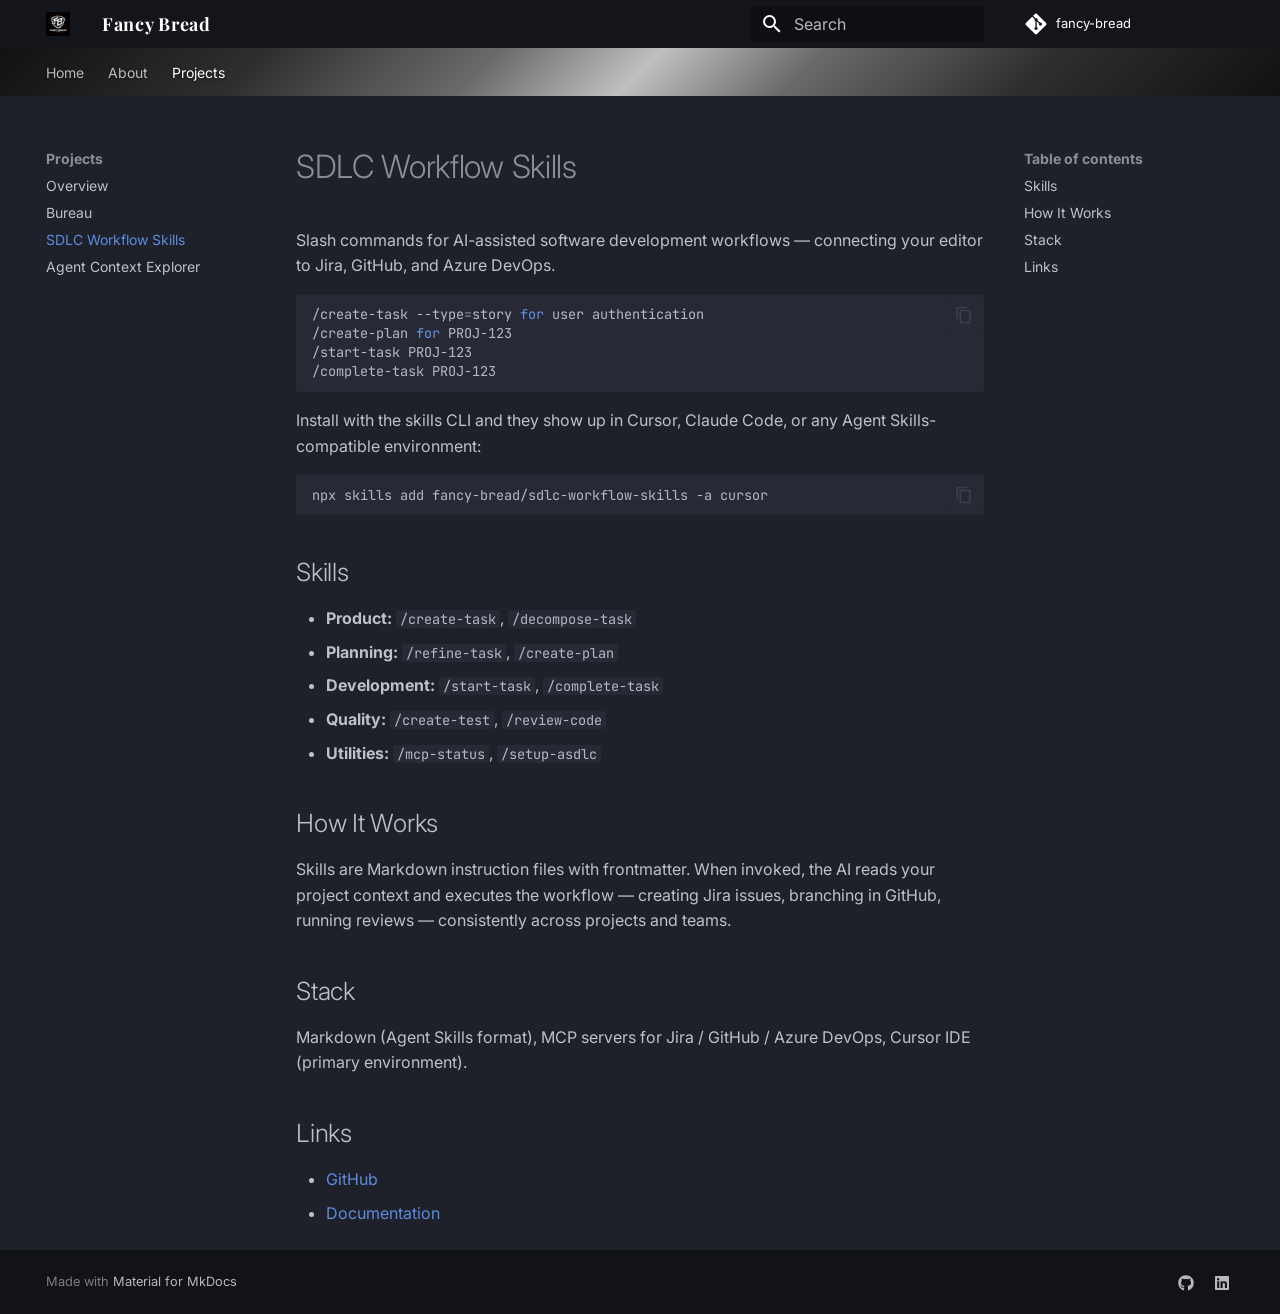
<file: projects/sdlc-workflow-skills/index.html>
<!doctype html>
<html lang="en" class="no-js">
  <head>
    
      <meta charset="utf-8">
      <meta name="viewport" content="width=device-width,initial-scale=1">
      
        <meta name="description" content="Developer tooling, workflows, and AI-assisted software engineering.">
      
      
      
        <link rel="canonical" href="https://fancybread.github.io/projects/sdlc-workflow-skills/">
      
      
        <link rel="prev" href="../bureau/">
      
      
        <link rel="next" href="../agent-context-explorer/">
      
      
        
      
      
      <link rel="icon" href="../../assets/logo.png">
      <meta name="generator" content="mkdocs-1.6.1, mkdocs-material-9.7.6">
    
    
      
        <title>SDLC Workflow Skills - Fancy Bread</title>
      
    
    
      <link rel="stylesheet" href="../../assets/stylesheets/main.484c7ddc.min.css">
      
        
        <link rel="stylesheet" href="../../assets/stylesheets/palette.ab4e12ef.min.css">
      
      


    
    
      
    
    
      
        
        
        <link rel="preconnect" href="https://fonts.gstatic.com" crossorigin>
        <link rel="stylesheet" href="https://fonts.googleapis.com/css?family=Inter:300,300i,400,400i,700,700i%7CJetBrains+Mono:400,400i,700,700i&display=fallback">
        <style>:root{--md-text-font:"Inter";--md-code-font:"JetBrains Mono"}</style>
      
    
    
      <link rel="stylesheet" href="../../stylesheets/extra.css">
    
    <script>__md_scope=new URL("../..",location),__md_hash=e=>[...e].reduce(((e,_)=>(e<<5)-e+_.charCodeAt(0)),0),__md_get=(e,_=localStorage,t=__md_scope)=>JSON.parse(_.getItem(t.pathname+"."+e)),__md_set=(e,_,t=localStorage,a=__md_scope)=>{try{t.setItem(a.pathname+"."+e,JSON.stringify(_))}catch(e){}}</script>
    
      

    
    
  </head>
  
  
    
    
    
    
    
    <body dir="ltr" data-md-color-scheme="slate" data-md-color-primary="black" data-md-color-accent="grey">
  
    
    <input class="md-toggle" data-md-toggle="drawer" type="checkbox" id="__drawer" autocomplete="off">
    <input class="md-toggle" data-md-toggle="search" type="checkbox" id="__search" autocomplete="off">
    <label class="md-overlay" for="__drawer"></label>
    <div data-md-component="skip">
      
        
        <a href="#sdlc-workflow-skills" class="md-skip">
          Skip to content
        </a>
      
    </div>
    <div data-md-component="announce">
      
    </div>
    
    
      

<header class="md-header" data-md-component="header">
  <nav class="md-header__inner md-grid" aria-label="Header">
    <a href="../.." title="Fancy Bread" class="md-header__button md-logo" aria-label="Fancy Bread" data-md-component="logo">
      
  <img src="../../assets/logo.png" alt="logo">

    </a>
    <label class="md-header__button md-icon" for="__drawer">
      
      <svg xmlns="http://www.w3.org/2000/svg" viewBox="0 0 24 24"><path d="M3 6h18v2H3zm0 5h18v2H3zm0 5h18v2H3z"/></svg>
    </label>
    <div class="md-header__title" data-md-component="header-title">
      <div class="md-header__ellipsis">
        <div class="md-header__topic">
          <span class="md-ellipsis">
            Fancy Bread
          </span>
        </div>
        <div class="md-header__topic" data-md-component="header-topic">
          <span class="md-ellipsis">
            
              SDLC Workflow Skills
            
          </span>
        </div>
      </div>
    </div>
    
      
    
    
    
    
      
      
        <label class="md-header__button md-icon" for="__search">
          
          <svg xmlns="http://www.w3.org/2000/svg" viewBox="0 0 24 24"><path d="M9.5 3A6.5 6.5 0 0 1 16 9.5c0 1.61-.59 3.09-1.56 4.23l.27.27h.79l5 5-1.5 1.5-5-5v-.79l-.27-.27A6.52 6.52 0 0 1 9.5 16 6.5 6.5 0 0 1 3 9.5 6.5 6.5 0 0 1 9.5 3m0 2C7 5 5 7 5 9.5S7 14 9.5 14 14 12 14 9.5 12 5 9.5 5"/></svg>
        </label>
        <div class="md-search" data-md-component="search" role="dialog">
  <label class="md-search__overlay" for="__search"></label>
  <div class="md-search__inner" role="search">
    <form class="md-search__form" name="search">
      <input type="text" class="md-search__input" name="query" aria-label="Search" placeholder="Search" autocapitalize="off" autocorrect="off" autocomplete="off" spellcheck="false" data-md-component="search-query" required>
      <label class="md-search__icon md-icon" for="__search">
        
        <svg xmlns="http://www.w3.org/2000/svg" viewBox="0 0 24 24"><path d="M9.5 3A6.5 6.5 0 0 1 16 9.5c0 1.61-.59 3.09-1.56 4.23l.27.27h.79l5 5-1.5 1.5-5-5v-.79l-.27-.27A6.52 6.52 0 0 1 9.5 16 6.5 6.5 0 0 1 3 9.5 6.5 6.5 0 0 1 9.5 3m0 2C7 5 5 7 5 9.5S7 14 9.5 14 14 12 14 9.5 12 5 9.5 5"/></svg>
        
        <svg xmlns="http://www.w3.org/2000/svg" viewBox="0 0 24 24"><path d="M20 11v2H8l5.5 5.5-1.42 1.42L4.16 12l7.92-7.92L13.5 5.5 8 11z"/></svg>
      </label>
      <nav class="md-search__options" aria-label="Search">
        
        <button type="reset" class="md-search__icon md-icon" title="Clear" aria-label="Clear" tabindex="-1">
          
          <svg xmlns="http://www.w3.org/2000/svg" viewBox="0 0 24 24"><path d="M19 6.41 17.59 5 12 10.59 6.41 5 5 6.41 10.59 12 5 17.59 6.41 19 12 13.41 17.59 19 19 17.59 13.41 12z"/></svg>
        </button>
      </nav>
      
        <div class="md-search__suggest" data-md-component="search-suggest"></div>
      
    </form>
    <div class="md-search__output">
      <div class="md-search__scrollwrap" tabindex="0" data-md-scrollfix>
        <div class="md-search-result" data-md-component="search-result">
          <div class="md-search-result__meta">
            Initializing search
          </div>
          <ol class="md-search-result__list" role="presentation"></ol>
        </div>
      </div>
    </div>
  </div>
</div>
      
    
    
      <div class="md-header__source">
        <a href="https://github.com/fancy-bread" title="Go to repository" class="md-source" data-md-component="source">
  <div class="md-source__icon md-icon">
    
    <svg xmlns="http://www.w3.org/2000/svg" viewBox="0 0 448 512"><!--! Font Awesome Free 7.1.0 by @fontawesome - https://fontawesome.com License - https://fontawesome.com/license/free (Icons: CC BY 4.0, Fonts: SIL OFL 1.1, Code: MIT License) Copyright 2025 Fonticons, Inc.--><path d="M439.6 236.1 244 40.5c-5.4-5.5-12.8-8.5-20.4-8.5s-15 3-20.4 8.4L162.5 81l51.5 51.5c27.1-9.1 52.7 16.8 43.4 43.7l49.7 49.7c34.2-11.8 61.2 31 35.5 56.7-26.5 26.5-70.2-2.9-56-37.3L240.3 199v121.9c25.3 12.5 22.3 41.8 9.1 55-6.4 6.4-15.2 10.1-24.3 10.1s-17.8-3.6-24.3-10.1c-17.6-17.6-11.1-46.9 11.2-56v-123c-20.8-8.5-24.6-30.7-18.6-45L142.6 101 8.5 235.1C3 240.6 0 247.9 0 255.5s3 15 8.5 20.4l195.6 195.7c5.4 5.4 12.7 8.4 20.4 8.4s15-3 20.4-8.4l194.7-194.7c5.4-5.4 8.4-12.8 8.4-20.4s-3-15-8.4-20.4"/></svg>
  </div>
  <div class="md-source__repository">
    fancy-bread
  </div>
</a>
      </div>
    
  </nav>
  
</header>
    
    <div class="md-container" data-md-component="container">
      
      
        
          
            
<nav class="md-tabs" aria-label="Tabs" data-md-component="tabs">
  <div class="md-grid">
    <ul class="md-tabs__list">
      
        
  
  
  
  
    <li class="md-tabs__item">
      <a href="../.." class="md-tabs__link">
        
  
  
    
  
  Home

      </a>
    </li>
  

      
        
  
  
  
  
    <li class="md-tabs__item">
      <a href="../../about/" class="md-tabs__link">
        
  
  
    
  
  About

      </a>
    </li>
  

      
        
  
  
  
    
  
  
    
    
      <li class="md-tabs__item md-tabs__item--active">
        <a href="../" class="md-tabs__link">
          
  
  
  Projects

        </a>
      </li>
    
  

      
    </ul>
  </div>
</nav>
          
        
      
      <main class="md-main" data-md-component="main">
        <div class="md-main__inner md-grid">
          
            
              
              <div class="md-sidebar md-sidebar--primary" data-md-component="sidebar" data-md-type="navigation" >
                <div class="md-sidebar__scrollwrap">
                  <div class="md-sidebar__inner">
                    


  


<nav class="md-nav md-nav--primary md-nav--lifted" aria-label="Navigation" data-md-level="0">
  <label class="md-nav__title" for="__drawer">
    <a href="../.." title="Fancy Bread" class="md-nav__button md-logo" aria-label="Fancy Bread" data-md-component="logo">
      
  <img src="../../assets/logo.png" alt="logo">

    </a>
    Fancy Bread
  </label>
  
    <div class="md-nav__source">
      <a href="https://github.com/fancy-bread" title="Go to repository" class="md-source" data-md-component="source">
  <div class="md-source__icon md-icon">
    
    <svg xmlns="http://www.w3.org/2000/svg" viewBox="0 0 448 512"><!--! Font Awesome Free 7.1.0 by @fontawesome - https://fontawesome.com License - https://fontawesome.com/license/free (Icons: CC BY 4.0, Fonts: SIL OFL 1.1, Code: MIT License) Copyright 2025 Fonticons, Inc.--><path d="M439.6 236.1 244 40.5c-5.4-5.5-12.8-8.5-20.4-8.5s-15 3-20.4 8.4L162.5 81l51.5 51.5c27.1-9.1 52.7 16.8 43.4 43.7l49.7 49.7c34.2-11.8 61.2 31 35.5 56.7-26.5 26.5-70.2-2.9-56-37.3L240.3 199v121.9c25.3 12.5 22.3 41.8 9.1 55-6.4 6.4-15.2 10.1-24.3 10.1s-17.8-3.6-24.3-10.1c-17.6-17.6-11.1-46.9 11.2-56v-123c-20.8-8.5-24.6-30.7-18.6-45L142.6 101 8.5 235.1C3 240.6 0 247.9 0 255.5s3 15 8.5 20.4l195.6 195.7c5.4 5.4 12.7 8.4 20.4 8.4s15-3 20.4-8.4l194.7-194.7c5.4-5.4 8.4-12.8 8.4-20.4s-3-15-8.4-20.4"/></svg>
  </div>
  <div class="md-source__repository">
    fancy-bread
  </div>
</a>
    </div>
  
  <ul class="md-nav__list" data-md-scrollfix>
    
      
      
  
  
  
  
    <li class="md-nav__item">
      <a href="../.." class="md-nav__link">
        
  
  
  <span class="md-ellipsis">
    
  
    Home
  

    
  </span>
  
  

      </a>
    </li>
  

    
      
      
  
  
  
  
    <li class="md-nav__item">
      <a href="../../about/" class="md-nav__link">
        
  
  
  <span class="md-ellipsis">
    
  
    About
  

    
  </span>
  
  

      </a>
    </li>
  

    
      
      
  
  
    
  
  
  
    
    
    
    
      
        
        
      
      
        
      
    
    
    <li class="md-nav__item md-nav__item--active md-nav__item--section md-nav__item--nested">
      
        
        
        <input class="md-nav__toggle md-toggle " type="checkbox" id="__nav_3" checked>
        
          
          <label class="md-nav__link" for="__nav_3" id="__nav_3_label" tabindex="">
            
  
  
  <span class="md-ellipsis">
    
  
    Projects
  

    
  </span>
  
  

            <span class="md-nav__icon md-icon"></span>
          </label>
        
        <nav class="md-nav" data-md-level="1" aria-labelledby="__nav_3_label" aria-expanded="true">
          <label class="md-nav__title" for="__nav_3">
            <span class="md-nav__icon md-icon"></span>
            
  
    Projects
  

          </label>
          <ul class="md-nav__list" data-md-scrollfix>
            
              
                
  
  
  
  
    <li class="md-nav__item">
      <a href="../" class="md-nav__link">
        
  
  
  <span class="md-ellipsis">
    
  
    Overview
  

    
  </span>
  
  

      </a>
    </li>
  

              
            
              
                
  
  
  
  
    <li class="md-nav__item">
      <a href="../bureau/" class="md-nav__link">
        
  
  
  <span class="md-ellipsis">
    
  
    Bureau
  

    
  </span>
  
  

      </a>
    </li>
  

              
            
              
                
  
  
    
  
  
  
    <li class="md-nav__item md-nav__item--active">
      
      <input class="md-nav__toggle md-toggle" type="checkbox" id="__toc">
      
      
        
      
      
        <label class="md-nav__link md-nav__link--active" for="__toc">
          
  
  
  <span class="md-ellipsis">
    
  
    SDLC Workflow Skills
  

    
  </span>
  
  

          <span class="md-nav__icon md-icon"></span>
        </label>
      
      <a href="./" class="md-nav__link md-nav__link--active">
        
  
  
  <span class="md-ellipsis">
    
  
    SDLC Workflow Skills
  

    
  </span>
  
  

      </a>
      
        

<nav class="md-nav md-nav--secondary" aria-label="Table of contents">
  
  
  
    
  
  
    <label class="md-nav__title" for="__toc">
      <span class="md-nav__icon md-icon"></span>
      Table of contents
    </label>
    <ul class="md-nav__list" data-md-component="toc" data-md-scrollfix>
      
        <li class="md-nav__item">
  <a href="#skills" class="md-nav__link">
    <span class="md-ellipsis">
      
        Skills
      
    </span>
  </a>
  
</li>
      
        <li class="md-nav__item">
  <a href="#how-it-works" class="md-nav__link">
    <span class="md-ellipsis">
      
        How It Works
      
    </span>
  </a>
  
</li>
      
        <li class="md-nav__item">
  <a href="#stack" class="md-nav__link">
    <span class="md-ellipsis">
      
        Stack
      
    </span>
  </a>
  
</li>
      
        <li class="md-nav__item">
  <a href="#links" class="md-nav__link">
    <span class="md-ellipsis">
      
        Links
      
    </span>
  </a>
  
</li>
      
    </ul>
  
</nav>
      
    </li>
  

              
            
              
                
  
  
  
  
    <li class="md-nav__item">
      <a href="../agent-context-explorer/" class="md-nav__link">
        
  
  
  <span class="md-ellipsis">
    
  
    Agent Context Explorer
  

    
  </span>
  
  

      </a>
    </li>
  

              
            
          </ul>
        </nav>
      
    </li>
  

    
  </ul>
</nav>
                  </div>
                </div>
              </div>
            
            
              
              <div class="md-sidebar md-sidebar--secondary" data-md-component="sidebar" data-md-type="toc" >
                <div class="md-sidebar__scrollwrap">
                  <div class="md-sidebar__inner">
                    

<nav class="md-nav md-nav--secondary" aria-label="Table of contents">
  
  
  
    
  
  
    <label class="md-nav__title" for="__toc">
      <span class="md-nav__icon md-icon"></span>
      Table of contents
    </label>
    <ul class="md-nav__list" data-md-component="toc" data-md-scrollfix>
      
        <li class="md-nav__item">
  <a href="#skills" class="md-nav__link">
    <span class="md-ellipsis">
      
        Skills
      
    </span>
  </a>
  
</li>
      
        <li class="md-nav__item">
  <a href="#how-it-works" class="md-nav__link">
    <span class="md-ellipsis">
      
        How It Works
      
    </span>
  </a>
  
</li>
      
        <li class="md-nav__item">
  <a href="#stack" class="md-nav__link">
    <span class="md-ellipsis">
      
        Stack
      
    </span>
  </a>
  
</li>
      
        <li class="md-nav__item">
  <a href="#links" class="md-nav__link">
    <span class="md-ellipsis">
      
        Links
      
    </span>
  </a>
  
</li>
      
    </ul>
  
</nav>
                  </div>
                </div>
              </div>
            
          
          
            <div class="md-content" data-md-component="content">
              
              <article class="md-content__inner md-typeset">
                
                  


  
  


<h1 id="sdlc-workflow-skills">SDLC Workflow Skills<a class="headerlink" href="#sdlc-workflow-skills" title="Permanent link">&para;</a></h1>
<p>Slash commands for AI-assisted software development workflows — connecting your editor to Jira, GitHub, and Azure DevOps.</p>
<div class="highlight"><pre><span></span><code><a id="__codelineno-0-1" name="__codelineno-0-1" href="#__codelineno-0-1"></a>/create-task<span class="w"> </span>--type<span class="o">=</span>story<span class="w"> </span><span class="k">for</span><span class="w"> </span>user<span class="w"> </span>authentication
<a id="__codelineno-0-2" name="__codelineno-0-2" href="#__codelineno-0-2"></a>/create-plan<span class="w"> </span><span class="k">for</span><span class="w"> </span>PROJ-123
<a id="__codelineno-0-3" name="__codelineno-0-3" href="#__codelineno-0-3"></a>/start-task<span class="w"> </span>PROJ-123
<a id="__codelineno-0-4" name="__codelineno-0-4" href="#__codelineno-0-4"></a>/complete-task<span class="w"> </span>PROJ-123
</code></pre></div>
<p>Install with the skills CLI and they show up in Cursor, Claude Code, or any Agent Skills-compatible environment:</p>
<div class="highlight"><pre><span></span><code><a id="__codelineno-1-1" name="__codelineno-1-1" href="#__codelineno-1-1"></a>npx<span class="w"> </span>skills<span class="w"> </span>add<span class="w"> </span>fancy-bread/sdlc-workflow-skills<span class="w"> </span>-a<span class="w"> </span>cursor
</code></pre></div>
<h2 id="skills">Skills<a class="headerlink" href="#skills" title="Permanent link">&para;</a></h2>
<ul>
<li><strong>Product:</strong> <code>/create-task</code>, <code>/decompose-task</code></li>
<li><strong>Planning:</strong> <code>/refine-task</code>, <code>/create-plan</code></li>
<li><strong>Development:</strong> <code>/start-task</code>, <code>/complete-task</code></li>
<li><strong>Quality:</strong> <code>/create-test</code>, <code>/review-code</code></li>
<li><strong>Utilities:</strong> <code>/mcp-status</code>, <code>/setup-asdlc</code></li>
</ul>
<h2 id="how-it-works">How It Works<a class="headerlink" href="#how-it-works" title="Permanent link">&para;</a></h2>
<p>Skills are Markdown instruction files with frontmatter. When invoked, the AI reads your project context and executes the workflow — creating Jira issues, branching in GitHub, running reviews — consistently across projects and teams.</p>
<h2 id="stack">Stack<a class="headerlink" href="#stack" title="Permanent link">&para;</a></h2>
<p>Markdown (Agent Skills format), MCP servers for Jira / GitHub / Azure DevOps, Cursor IDE (primary environment).</p>
<h2 id="links">Links<a class="headerlink" href="#links" title="Permanent link">&para;</a></h2>
<ul>
<li><a href="https://github.com/fancy-bread/sdlc-workflow-skills">GitHub</a></li>
<li><a href="https://fancy-bread.github.io/sdlc-workflow-skills">Documentation</a></li>
</ul>












                
              </article>
            </div>
          
          
<script>var target=document.getElementById(location.hash.slice(1));target&&target.name&&(target.checked=target.name.startsWith("__tabbed_"))</script>
        </div>
        
          <button type="button" class="md-top md-icon" data-md-component="top" hidden>
  
  <svg xmlns="http://www.w3.org/2000/svg" viewBox="0 0 24 24"><path d="M13 20h-2V8l-5.5 5.5-1.42-1.42L12 4.16l7.92 7.92-1.42 1.42L13 8z"/></svg>
  Back to top
</button>
        
      </main>
      
        <footer class="md-footer">
  
  <div class="md-footer-meta md-typeset">
    <div class="md-footer-meta__inner md-grid">
      <div class="md-copyright">
  
  
    Made with
    <a href="https://squidfunk.github.io/mkdocs-material/" target="_blank" rel="noopener">
      Material for MkDocs
    </a>
  
</div>
      
        
<div class="md-social">
  
    
    
    
    
      
      
    
    <a href="https://github.com/fancy-bread" target="_blank" rel="noopener" title="github.com" class="md-social__link">
      <svg xmlns="http://www.w3.org/2000/svg" viewBox="0 0 512 512"><!--! Font Awesome Free 7.1.0 by @fontawesome - https://fontawesome.com License - https://fontawesome.com/license/free (Icons: CC BY 4.0, Fonts: SIL OFL 1.1, Code: MIT License) Copyright 2025 Fonticons, Inc.--><path d="M173.9 397.4c0 2-2.3 3.6-5.2 3.6-3.3.3-5.6-1.3-5.6-3.6 0-2 2.3-3.6 5.2-3.6 3-.3 5.6 1.3 5.6 3.6m-31.1-4.5c-.7 2 1.3 4.3 4.3 4.9 2.6 1 5.6 0 6.2-2s-1.3-4.3-4.3-5.2c-2.6-.7-5.5.3-6.2 2.3m44.2-1.7c-2.9.7-4.9 2.6-4.6 4.9.3 2 2.9 3.3 5.9 2.6 2.9-.7 4.9-2.6 4.6-4.6-.3-1.9-3-3.2-5.9-2.9M252.8 8C114.1 8 8 113.3 8 252c0 110.9 69.8 205.8 169.5 239.2 12.8 2.3 17.3-5.6 17.3-12.1 0-6.2-.3-40.4-.3-61.4 0 0-70 15-84.7-29.8 0 0-11.4-29.1-27.8-36.6 0 0-22.9-15.7 1.6-15.4 0 0 24.9 2 38.6 25.8 21.9 38.6 58.6 27.5 72.9 20.9 2.3-16 8.8-27.1 16-33.7-55.9-6.2-112.3-14.3-112.3-110.5 0-27.5 7.6-41.3 23.6-58.9-2.6-6.5-11.1-33.3 2.6-67.9 20.9-6.5 69 27 69 27 20-5.6 41.5-8.5 62.8-8.5s42.8 2.9 62.8 8.5c0 0 48.1-33.6 69-27 13.7 34.7 5.2 61.4 2.6 67.9 16 17.7 25.8 31.5 25.8 58.9 0 96.5-58.9 104.2-114.8 110.5 9.2 7.9 17 22.9 17 46.4 0 33.7-.3 75.4-.3 83.6 0 6.5 4.6 14.4 17.3 12.1C436.2 457.8 504 362.9 504 252 504 113.3 391.5 8 252.8 8M105.2 352.9c-1.3 1-1 3.3.7 5.2 1.6 1.6 3.9 2.3 5.2 1 1.3-1 1-3.3-.7-5.2-1.6-1.6-3.9-2.3-5.2-1m-10.8-8.1c-.7 1.3.3 2.9 2.3 3.9 1.6 1 3.6.7 4.3-.7.7-1.3-.3-2.9-2.3-3.9-2-.6-3.6-.3-4.3.7m32.4 35.6c-1.6 1.3-1 4.3 1.3 6.2 2.3 2.3 5.2 2.6 6.5 1 1.3-1.3.7-4.3-1.3-6.2-2.2-2.3-5.2-2.6-6.5-1m-11.4-14.7c-1.6 1-1.6 3.6 0 5.9s4.3 3.3 5.6 2.3c1.6-1.3 1.6-3.9 0-6.2-1.4-2.3-4-3.3-5.6-2"/></svg>
    </a>
  
    
    
    
    
      
      
    
    <a href="https://www.linkedin.com/in/paul-marcotte-b7a0678/" target="_blank" rel="noopener" title="www.linkedin.com" class="md-social__link">
      <svg xmlns="http://www.w3.org/2000/svg" viewBox="0 0 448 512"><!--! Font Awesome Free 7.1.0 by @fontawesome - https://fontawesome.com License - https://fontawesome.com/license/free (Icons: CC BY 4.0, Fonts: SIL OFL 1.1, Code: MIT License) Copyright 2025 Fonticons, Inc.--><path d="M416 32H31.9C14.3 32 0 46.5 0 64.3v383.4C0 465.5 14.3 480 31.9 480H416c17.6 0 32-14.5 32-32.3V64.3c0-17.8-14.4-32.3-32-32.3M135.4 416H69V202.2h66.5V416zM102.2 96a38.5 38.5 0 1 1 0 77 38.5 38.5 0 1 1 0-77m282.1 320h-66.4V312c0-24.8-.5-56.7-34.5-56.7-34.6 0-39.9 27-39.9 54.9V416h-66.4V202.2h63.7v29.2h.9c8.9-16.8 30.6-34.5 62.9-34.5 67.2 0 79.7 44.3 79.7 101.9z"/></svg>
    </a>
  
</div>
      
    </div>
  </div>
</footer>
      
    </div>
    <div class="md-dialog" data-md-component="dialog">
      <div class="md-dialog__inner md-typeset"></div>
    </div>
    
    
    
      
      
      <script id="__config" type="application/json">{"annotate": null, "base": "../..", "features": ["navigation.tabs", "navigation.sections", "navigation.top", "search.highlight", "search.suggest", "content.code.copy"], "search": "../../assets/javascripts/workers/search.2c215733.min.js", "tags": null, "translations": {"clipboard.copied": "Copied to clipboard", "clipboard.copy": "Copy to clipboard", "search.result.more.one": "1 more on this page", "search.result.more.other": "# more on this page", "search.result.none": "No matching documents", "search.result.one": "1 matching document", "search.result.other": "# matching documents", "search.result.placeholder": "Type to start searching", "search.result.term.missing": "Missing", "select.version": "Select version"}, "version": null}</script>
    
    
      <script src="../../assets/javascripts/bundle.79ae519e.min.js"></script>
      
    
  </body>
</html>
</file>
<file: stylesheets/extra.css>
@import url('https://fonts.googleapis.com/css2?family=Playfair+Display:wght@700;900&display=swap');

.md-header {
  background: #000000;
}

.md-header__title {
  font-family: 'Playfair Display', Georgia, serif;
  color: #ffffff;
  font-weight: 700;
  letter-spacing: 0.04em;
}

.md-tabs {
  background: linear-gradient(
    135deg,
    #111111 0%,
    #2e2e2e 20%,
    #6b6b6b 38%,
    #c0c0c0 50%,
    #6b6b6b 62%,
    #2e2e2e 80%,
    #111111 100%
  );
}

.md-tabs__link {
  color: #ffffff;
  text-shadow: 0 1px 3px rgba(0, 0, 0, 0.7);
}

.md-tabs__link--active,
.md-tabs__link:hover {
  color: #ffffff;
  opacity: 1;
}

/* Hero banner */
.hero {
  text-align: center;
  padding: 6rem 2rem;
  margin: -0.8rem -2rem 3rem -2rem;
  background:
    linear-gradient(to bottom, rgba(0,0,0,0.55) 0%, rgba(0,0,0,0.35) 100%),
    url('../assets/sara-julie-yoFIPu3PpgU-unsplash.jpg') center/cover no-repeat;
  border-bottom: 1px solid transparent;
  border-image: linear-gradient(135deg, #1c1c1c 0%, #6b6b6b 38%, #c0c0c0 50%, #6b6b6b 62%, #1c1c1c 100%) 1;
}

.hero h1 {
  font-family: 'Playfair Display', Georgia, serif;
  font-size: 4rem;
  font-weight: 900;
  margin-bottom: 1rem;
  color: #ffffff;
  border: none;
  letter-spacing: 0.02em;
}

.hero p {
  font-size: 1.2rem;
  color: rgba(255, 255, 255, 0.75);
  max-width: 600px;
  margin: 0 auto 2rem auto;
  line-height: 1.7;
}

.hero .md-button {
  margin: 0.4rem;
  font-size: 0.95rem;
  padding: 0.65rem 1.75rem;
}

.hero .md-button--primary {
  background: linear-gradient(135deg, #3a3a3a 0%, #888 45%, #c0c0c0 50%, #888 55%, #3a3a3a 100%);
  color: #000000;
  border: none;
  font-weight: 600;
}

.hero .md-button--primary:hover {
  background: linear-gradient(135deg, #4a4a4a 0%, #999 45%, #d0d0d0 50%, #999 55%, #4a4a4a 100%);
  color: #000000;
}

.hero .md-button:not(.md-button--primary) {
  background: transparent;
  color: rgba(255, 255, 255, 0.8);
  border: 1px solid rgba(192, 192, 192, 0.35);
}

.hero .md-button:not(.md-button--primary):hover {
  background: rgba(192, 192, 192, 0.08);
  border-color: rgba(192, 192, 192, 0.6);
  color: #ffffff;
}

@media screen and (max-width: 768px) {
  .hero h1 { font-size: 2rem; }
  .hero p  { font-size: 1rem; }
}
</file>
<file: assets/stylesheets/main.484c7ddc.min.css>
@charset "UTF-8";html{-webkit-text-size-adjust:none;-moz-text-size-adjust:none;text-size-adjust:none;box-sizing:border-box}*,:after,:before{box-sizing:inherit}@media (prefers-reduced-motion){*,:after,:before{transition:none!important}}body{margin:0}a,button,input,label{-webkit-tap-highlight-color:transparent}a{color:inherit;text-decoration:none}hr{border:0;box-sizing:initial;display:block;height:.05rem;overflow:visible;padding:0}small{font-size:80%}sub,sup{line-height:1em}img{border-style:none}table{border-collapse:initial;border-spacing:0}td,th{font-weight:400;vertical-align:top}button{background:#0000;border:0;font-family:inherit;font-size:inherit;margin:0;padding:0}input{border:0;outline:none}:root{--md-primary-fg-color:#4051b5;--md-primary-fg-color--light:#5d6cc0;--md-primary-fg-color--dark:#303fa1;--md-primary-bg-color:#fff;--md-primary-bg-color--light:#ffffffb3;--md-accent-fg-color:#526cfe;--md-accent-fg-color--transparent:#526cfe1a;--md-accent-bg-color:#fff;--md-accent-bg-color--light:#ffffffb3}[data-md-color-scheme=default]{color-scheme:light}[data-md-color-scheme=default] img[src$="#gh-dark-mode-only"],[data-md-color-scheme=default] img[src$="#only-dark"]{display:none}:root,[data-md-color-scheme=default]{--md-hue:225deg;--md-default-fg-color:#000000de;--md-default-fg-color--light:#0000008a;--md-default-fg-color--lighter:#00000052;--md-default-fg-color--lightest:#00000012;--md-default-bg-color:#fff;--md-default-bg-color--light:#ffffffb3;--md-default-bg-color--lighter:#ffffff4d;--md-default-bg-color--lightest:#ffffff1f;--md-code-fg-color:#36464e;--md-code-bg-color:#f5f5f5;--md-code-bg-color--light:#f5f5f5b3;--md-code-bg-color--lighter:#f5f5f54d;--md-code-hl-color:#4287ff;--md-code-hl-color--light:#4287ff1a;--md-code-hl-number-color:#d52a2a;--md-code-hl-special-color:#db1457;--md-code-hl-function-color:#a846b9;--md-code-hl-constant-color:#6e59d9;--md-code-hl-keyword-color:#3f6ec6;--md-code-hl-string-color:#1c7d4d;--md-code-hl-name-color:var(--md-code-fg-color);--md-code-hl-operator-color:var(--md-default-fg-color--light);--md-code-hl-punctuation-color:var(--md-default-fg-color--light);--md-code-hl-comment-color:var(--md-default-fg-color--light);--md-code-hl-generic-color:var(--md-default-fg-color--light);--md-code-hl-variable-color:var(--md-default-fg-color--light);--md-typeset-color:var(--md-default-fg-color);--md-typeset-a-color:var(--md-primary-fg-color);--md-typeset-del-color:#f5503d26;--md-typeset-ins-color:#0bd57026;--md-typeset-kbd-color:#fafafa;--md-typeset-kbd-accent-color:#fff;--md-typeset-kbd-border-color:#b8b8b8;--md-typeset-mark-color:#ffff0080;--md-typeset-table-color:#0000001f;--md-typeset-table-color--light:rgba(0,0,0,.035);--md-admonition-fg-color:var(--md-default-fg-color);--md-admonition-bg-color:var(--md-default-bg-color);--md-warning-fg-color:#000000de;--md-warning-bg-color:#ff9;--md-footer-fg-color:#fff;--md-footer-fg-color--light:#ffffffb3;--md-footer-fg-color--lighter:#ffffff73;--md-footer-bg-color:#000000de;--md-footer-bg-color--dark:#00000052;--md-shadow-z1:0 0.2rem 0.5rem #0000000d,0 0 0.05rem #0000001a;--md-shadow-z2:0 0.2rem 0.5rem #0000001a,0 0 0.05rem #00000040;--md-shadow-z3:0 0.2rem 0.5rem #0003,0 0 0.05rem #00000059}.md-icon svg{fill:currentcolor;display:block;height:1.2rem;width:1.2rem}body{-webkit-font-smoothing:antialiased;-moz-osx-font-smoothing:grayscale;--md-text-font-family:var(--md-text-font,_),-apple-system,BlinkMacSystemFont,Helvetica,Arial,sans-serif;--md-code-font-family:var(--md-code-font,_),SFMono-Regular,Consolas,Menlo,monospace}aside,body,input{font-feature-settings:"kern","liga";color:var(--md-typeset-color);font-family:var(--md-text-font-family)}code,kbd,pre{font-feature-settings:"kern";font-family:var(--md-code-font-family)}:root{--md-typeset-table-sort-icon:url('data:image/svg+xml;charset=utf-8,<svg xmlns="http://www.w3.org/2000/svg" viewBox="0 0 24 24"><path d="m18 21-4-4h3V7h-3l4-4 4 4h-3v10h3M2 19v-2h10v2M2 13v-2h7v2M2 7V5h4v2z"/></svg>');--md-typeset-table-sort-icon--asc:url('data:image/svg+xml;charset=utf-8,<svg xmlns="http://www.w3.org/2000/svg" viewBox="0 0 24 24"><path d="M19 17h3l-4 4-4-4h3V3h2M2 17h10v2H2M6 5v2H2V5m0 6h7v2H2z"/></svg>');--md-typeset-table-sort-icon--desc:url('data:image/svg+xml;charset=utf-8,<svg xmlns="http://www.w3.org/2000/svg" viewBox="0 0 24 24"><path d="M19 7h3l-4-4-4 4h3v14h2M2 17h10v2H2M6 5v2H2V5m0 6h7v2H2z"/></svg>')}.md-typeset{-webkit-print-color-adjust:exact;color-adjust:exact;font-size:.8rem;line-height:1.6;overflow-wrap:break-word}@media print{.md-typeset{font-size:.68rem}}.md-typeset blockquote,.md-typeset dl,.md-typeset figure,.md-typeset ol,.md-typeset pre,.md-typeset ul{margin-bottom:1em;margin-top:1em}.md-typeset h1{color:var(--md-default-fg-color--light);font-size:2em;line-height:1.3;margin:0 0 1.25em}.md-typeset h1,.md-typeset h2{font-weight:300;letter-spacing:-.01em}.md-typeset h2{font-size:1.5625em;line-height:1.4;margin:1.6em 0 .64em}.md-typeset h3{font-size:1.25em;font-weight:400;letter-spacing:-.01em;line-height:1.5;margin:1.6em 0 .8em}.md-typeset h2+h3{margin-top:.8em}.md-typeset h4{font-weight:700;letter-spacing:-.01em;margin:1em 0}.md-typeset h5,.md-typeset h6{color:var(--md-default-fg-color--light);font-size:.8em;font-weight:700;letter-spacing:-.01em;margin:1.25em 0}.md-typeset h5{text-transform:uppercase}.md-typeset h5 code{text-transform:none}.md-typeset hr{border-bottom:.05rem solid var(--md-default-fg-color--lightest);display:flow-root;margin:1.5em 0}.md-typeset a{color:var(--md-typeset-a-color);word-break:break-word}.md-typeset a,.md-typeset a:before{transition:color 125ms}.md-typeset a:focus,.md-typeset a:hover{color:var(--md-accent-fg-color)}.md-typeset a:focus code,.md-typeset a:hover code{background-color:var(--md-accent-fg-color--transparent);color:var(--md-accent-fg-color)}.md-typeset a code{color:var(--md-typeset-a-color)}.md-typeset a.focus-visible{outline-color:var(--md-accent-fg-color);outline-offset:.2rem}.md-typeset code,.md-typeset kbd,.md-typeset pre{color:var(--md-code-fg-color);direction:ltr;font-variant-ligatures:none;transition:background-color 125ms}@media print{.md-typeset code,.md-typeset kbd,.md-typeset pre{white-space:pre-wrap}}.md-typeset code{background-color:var(--md-code-bg-color);border-radius:.1rem;-webkit-box-decoration-break:clone;box-decoration-break:clone;font-size:.85em;padding:0 .2941176471em;transition:color 125ms,background-color 125ms;word-break:break-word}.md-typeset code:not(.focus-visible){-webkit-tap-highlight-color:transparent;outline:none}.md-typeset pre{display:flow-root;line-height:1.4;position:relative}.md-typeset pre>code{-webkit-box-decoration-break:slice;box-decoration-break:slice;box-shadow:none;display:block;margin:0;outline-color:var(--md-accent-fg-color);overflow:auto;padding:.7720588235em 1.1764705882em;scrollbar-color:var(--md-default-fg-color--lighter) #0000;scrollbar-width:thin;touch-action:auto;word-break:normal}.md-typeset pre>code:hover{scrollbar-color:var(--md-accent-fg-color) #0000}.md-typeset pre>code::-webkit-scrollbar{height:.2rem;width:.2rem}.md-typeset pre>code::-webkit-scrollbar-thumb{background-color:var(--md-default-fg-color--lighter)}.md-typeset pre>code::-webkit-scrollbar-thumb:hover{background-color:var(--md-accent-fg-color)}.md-typeset kbd{background-color:var(--md-typeset-kbd-color);border-radius:.1rem;box-shadow:0 .1rem 0 .05rem var(--md-typeset-kbd-border-color),0 .1rem 0 var(--md-typeset-kbd-border-color),0 -.1rem .2rem var(--md-typeset-kbd-accent-color) inset;color:var(--md-default-fg-color);display:inline-block;font-size:.75em;padding:0 .6666666667em;vertical-align:text-top;word-break:break-word}.md-typeset mark{background-color:var(--md-typeset-mark-color);-webkit-box-decoration-break:clone;box-decoration-break:clone;color:inherit;word-break:break-word}.md-typeset abbr{cursor:help;text-decoration:none}.md-typeset [data-preview],.md-typeset abbr{border-bottom:.05rem dotted var(--md-default-fg-color--light)}.md-typeset small{opacity:.75}[dir=ltr] .md-typeset sub,[dir=ltr] .md-typeset sup{margin-left:.078125em}[dir=rtl] .md-typeset sub,[dir=rtl] .md-typeset sup{margin-right:.078125em}[dir=ltr] .md-typeset blockquote{padding-left:.6rem}[dir=rtl] .md-typeset blockquote{padding-right:.6rem}[dir=ltr] .md-typeset blockquote{border-left:.2rem solid var(--md-default-fg-color--lighter)}[dir=rtl] .md-typeset blockquote{border-right:.2rem solid var(--md-default-fg-color--lighter)}.md-typeset blockquote{color:var(--md-default-fg-color--light);margin-left:0;margin-right:0}.md-typeset ul{list-style-type:disc}.md-typeset ul[type]{list-style-type:revert-layer}[dir=ltr] .md-typeset ol,[dir=ltr] .md-typeset ul{margin-left:.625em}[dir=rtl] .md-typeset ol,[dir=rtl] .md-typeset ul{margin-right:.625em}.md-typeset ol,.md-typeset ul{padding:0}.md-typeset ol:not([hidden]),.md-typeset ul:not([hidden]){display:flow-root}.md-typeset ol ol,.md-typeset ul ol{list-style-type:lower-alpha}.md-typeset ol ol ol,.md-typeset ul ol ol{list-style-type:lower-roman}.md-typeset ol ol ol ol,.md-typeset ul ol ol ol{list-style-type:upper-alpha}.md-typeset ol ol ol ol ol,.md-typeset ul ol ol ol ol{list-style-type:upper-roman}.md-typeset ol[type],.md-typeset ul[type]{list-style-type:revert-layer}[dir=ltr] .md-typeset ol li,[dir=ltr] .md-typeset ul li{margin-left:1.25em}[dir=rtl] .md-typeset ol li,[dir=rtl] .md-typeset ul li{margin-right:1.25em}.md-typeset ol li,.md-typeset ul li{margin-bottom:.5em}.md-typeset ol li blockquote,.md-typeset ol li p,.md-typeset ul li blockquote,.md-typeset ul li p{margin:.5em 0}.md-typeset ol li:last-child,.md-typeset ul li:last-child{margin-bottom:0}[dir=ltr] .md-typeset ol li ol,[dir=ltr] .md-typeset ol li ul,[dir=ltr] .md-typeset ul li ol,[dir=ltr] .md-typeset ul li ul{margin-left:.625em}[dir=rtl] .md-typeset ol li ol,[dir=rtl] .md-typeset ol li ul,[dir=rtl] .md-typeset ul li ol,[dir=rtl] .md-typeset ul li ul{margin-right:.625em}.md-typeset ol li ol,.md-typeset ol li ul,.md-typeset ul li ol,.md-typeset ul li ul{margin-bottom:.5em;margin-top:.5em}[dir=ltr] .md-typeset dd{margin-left:1.875em}[dir=rtl] .md-typeset dd{margin-right:1.875em}.md-typeset dd{margin-bottom:1.5em;margin-top:1em}.md-typeset img,.md-typeset svg,.md-typeset video{height:auto;max-width:100%}.md-typeset img[align=left]{margin:1em 1em 1em 0}.md-typeset img[align=right]{margin:1em 0 1em 1em}.md-typeset img[align]:only-child{margin-top:0}.md-typeset figure{display:flow-root;margin:1em auto;max-width:100%;text-align:center;width:fit-content}.md-typeset figure img{display:block;margin:0 auto}.md-typeset figcaption{font-style:italic;margin:1em auto;max-width:24rem}.md-typeset iframe{max-width:100%}.md-typeset table:not([class]){background-color:var(--md-default-bg-color);border:.05rem solid var(--md-typeset-table-color);border-radius:.1rem;display:inline-block;font-size:.64rem;max-width:100%;overflow:auto;touch-action:auto}@media print{.md-typeset table:not([class]){display:table}}.md-typeset table:not([class])+*{margin-top:1.5em}.md-typeset table:not([class]) td>:first-child,.md-typeset table:not([class]) th>:first-child{margin-top:0}.md-typeset table:not([class]) td>:last-child,.md-typeset table:not([class]) th>:last-child{margin-bottom:0}.md-typeset table:not([class]) td:not([align]),.md-typeset table:not([class]) th:not([align]){text-align:left}[dir=rtl] .md-typeset table:not([class]) td:not([align]),[dir=rtl] .md-typeset table:not([class]) th:not([align]){text-align:right}.md-typeset table:not([class]) th{font-weight:700;min-width:5rem;padding:.9375em 1.25em;vertical-align:top}.md-typeset table:not([class]) td{border-top:.05rem solid var(--md-typeset-table-color);padding:.9375em 1.25em;vertical-align:top}.md-typeset table:not([class]) tbody tr{transition:background-color 125ms}.md-typeset table:not([class]) tbody tr:hover{background-color:var(--md-typeset-table-color--light);box-shadow:0 .05rem 0 var(--md-default-bg-color) inset}.md-typeset table:not([class]) a{word-break:normal}.md-typeset table th[role=columnheader]{cursor:pointer}[dir=ltr] .md-typeset table th[role=columnheader]:after{margin-left:.5em}[dir=rtl] .md-typeset table th[role=columnheader]:after{margin-right:.5em}.md-typeset table th[role=columnheader]:after{content:"";display:inline-block;height:1.2em;-webkit-mask-image:var(--md-typeset-table-sort-icon);mask-image:var(--md-typeset-table-sort-icon);-webkit-mask-repeat:no-repeat;mask-repeat:no-repeat;-webkit-mask-size:contain;mask-size:contain;transition:background-color 125ms;vertical-align:text-bottom;width:1.2em}.md-typeset table th[role=columnheader]:hover:after{background-color:var(--md-default-fg-color--lighter)}.md-typeset table th[role=columnheader][aria-sort=ascending]:after{background-color:var(--md-default-fg-color--light);-webkit-mask-image:var(--md-typeset-table-sort-icon--asc);mask-image:var(--md-typeset-table-sort-icon--asc)}.md-typeset table th[role=columnheader][aria-sort=descending]:after{background-color:var(--md-default-fg-color--light);-webkit-mask-image:var(--md-typeset-table-sort-icon--desc);mask-image:var(--md-typeset-table-sort-icon--desc)}.md-typeset__scrollwrap{margin:1em -.8rem;overflow-x:auto;touch-action:auto}.md-typeset__table{display:inline-block;margin-bottom:.5em;padding:0 .8rem}@media print{.md-typeset__table{display:block}}html .md-typeset__table table{display:table;margin:0;overflow:hidden;width:100%}@media screen and (max-width:44.984375em){.md-content__inner>pre{margin:1em -.8rem}.md-content__inner>pre code{border-radius:0}}.md-typeset .md-author{border-radius:100%;display:block;flex-shrink:0;height:1.6rem;overflow:hidden;position:relative;transition:color 125ms,transform 125ms;width:1.6rem}.md-typeset .md-author img{display:block}.md-typeset .md-author--more{background:var(--md-default-fg-color--lightest);color:var(--md-default-fg-color--lighter);font-size:.6rem;font-weight:700;line-height:1.6rem;text-align:center}.md-typeset .md-author--long{height:2.4rem;width:2.4rem}.md-typeset a.md-author{transform:scale(1)}.md-typeset a.md-author img{border-radius:100%;filter:grayscale(100%) opacity(75%);transition:filter 125ms}.md-typeset a.md-author:focus,.md-typeset a.md-author:hover{transform:scale(1.1);z-index:1}.md-typeset a.md-author:focus img,.md-typeset a.md-author:hover img{filter:grayscale(0)}.md-banner{background-color:var(--md-footer-bg-color);color:var(--md-footer-fg-color);overflow:auto}@media print{.md-banner{display:none}}.md-banner--warning{background-color:var(--md-warning-bg-color);color:var(--md-warning-fg-color)}.md-banner__inner{font-size:.7rem;margin:.6rem auto;padding:0 .8rem}[dir=ltr] .md-banner__button{float:right}[dir=rtl] .md-banner__button{float:left}.md-banner__button{color:inherit;cursor:pointer;transition:opacity .25s}.no-js .md-banner__button{display:none}.md-banner__button:hover{opacity:.7}html{font-size:125%;height:100%;overflow-x:hidden}@media screen and (min-width:100em){html{font-size:137.5%}}@media screen and (min-width:125em){html{font-size:150%}}body{background-color:var(--md-default-bg-color);display:flex;flex-direction:column;font-size:.5rem;min-height:100%;position:relative;width:100%}@media print{body{display:block}}@media screen and (max-width:59.984375em){body[data-md-scrolllock]{position:fixed}}.md-grid{margin-left:auto;margin-right:auto;max-width:61rem}.md-container{display:flex;flex-direction:column;flex-grow:1}@media print{.md-container{display:block}}.md-main{flex-grow:1}.md-main__inner{display:flex;height:100%;margin-top:1.5rem}.md-ellipsis{overflow:hidden;text-overflow:ellipsis}.md-toggle{display:none}.md-option{height:0;opacity:0;position:absolute;width:0}.md-option:checked+label:not([hidden]){display:block}.md-option.focus-visible+label{outline-color:var(--md-accent-fg-color);outline-style:auto}.md-skip{background-color:var(--md-default-fg-color);border-radius:.1rem;color:var(--md-default-bg-color);font-size:.64rem;margin:.5rem;opacity:0;outline-color:var(--md-accent-fg-color);padding:.3rem .5rem;position:fixed;transform:translateY(.4rem);z-index:-1}.md-skip:focus{opacity:1;transform:translateY(0);transition:transform .25s cubic-bezier(.4,0,.2,1),opacity 175ms 75ms;z-index:10}@page{margin:25mm}:root{--md-clipboard-icon:url('data:image/svg+xml;charset=utf-8,<svg xmlns="http://www.w3.org/2000/svg" viewBox="0 0 24 24"><path d="M19 21H8V7h11m0-2H8a2 2 0 0 0-2 2v14a2 2 0 0 0 2 2h11a2 2 0 0 0 2-2V7a2 2 0 0 0-2-2m-3-4H4a2 2 0 0 0-2 2v14h2V3h12z"/></svg>')}.md-clipboard{border-radius:.1rem;color:var(--md-default-fg-color--lightest);cursor:pointer;height:1.5em;outline-color:var(--md-accent-fg-color);outline-offset:.1rem;transition:color .25s;width:1.5em;z-index:1}@media print{.md-clipboard{display:none}}.md-clipboard:not(.focus-visible){-webkit-tap-highlight-color:transparent;outline:none}:hover>.md-clipboard{color:var(--md-default-fg-color--light)}.md-clipboard:focus,.md-clipboard:hover{color:var(--md-accent-fg-color)}.md-clipboard:after{background-color:currentcolor;content:"";display:block;height:1.125em;margin:0 auto;-webkit-mask-image:var(--md-clipboard-icon);mask-image:var(--md-clipboard-icon);-webkit-mask-position:center;mask-position:center;-webkit-mask-repeat:no-repeat;mask-repeat:no-repeat;-webkit-mask-size:contain;mask-size:contain;width:1.125em}.md-clipboard--inline{cursor:pointer}.md-clipboard--inline code{transition:color .25s,background-color .25s}.md-clipboard--inline:focus code,.md-clipboard--inline:hover code{background-color:var(--md-accent-fg-color--transparent);color:var(--md-accent-fg-color)}:root{--md-code-select-icon:url('data:image/svg+xml;charset=utf-8,<svg xmlns="http://www.w3.org/2000/svg" viewBox="0 0 24 24"><path d="M19 19h-4v2h4c1.1 0 2-.9 2-2v-4h-2m0-12h-4v2h4v4h2V5c0-1.1-.9-2-2-2M5 5h4V3H5c-1.1 0-2 .9-2 2v4h2m0 6H3v4c0 1.1.9 2 2 2h4v-2H5zm2-4h2v2H7zm4 0h2v2h-2zm4 0h2v2h-2zM7 7h2v2H7zm4 0h2v2h-2zm4 0h2v2h-2zm-8 8h2v2H7zm4 0h2v2h-2zm4 0h2v2h-2z"/></svg>');--md-code-copy-icon:url('data:image/svg+xml;charset=utf-8,<svg xmlns="http://www.w3.org/2000/svg" viewBox="0 0 24 24"><path d="M19 21H8V7h11m0-2H8a2 2 0 0 0-2 2v14a2 2 0 0 0 2 2h11a2 2 0 0 0 2-2V7a2 2 0 0 0-2-2m-3-4H4a2 2 0 0 0-2 2v14h2V3h12z"/></svg>')}.md-typeset .md-code__content{display:grid}.md-code__nav{background-color:var(--md-code-bg-color--lighter);border-radius:.1rem;display:flex;gap:.2rem;padding:.2rem;position:absolute;right:.25em;top:.25em;transition:background-color .25s;z-index:1}:hover>.md-code__nav{background-color:var(--md-code-bg-color--light)}.md-code__button{color:var(--md-default-fg-color--lightest);cursor:pointer;display:block;height:1.5em;outline-color:var(--md-accent-fg-color);outline-offset:.1rem;transition:color .25s;width:1.5em}:hover>*>.md-code__button{color:var(--md-default-fg-color--light)}.md-code__button.focus-visible,.md-code__button:hover{color:var(--md-accent-fg-color)}.md-code__button--active{color:var(--md-default-fg-color)!important}.md-code__button:after{background-color:currentcolor;content:"";display:block;height:1.125em;margin:0 auto;-webkit-mask-position:center;mask-position:center;-webkit-mask-repeat:no-repeat;mask-repeat:no-repeat;-webkit-mask-size:contain;mask-size:contain;width:1.125em}.md-code__button[data-md-type=select]:after{-webkit-mask-image:var(--md-code-select-icon);mask-image:var(--md-code-select-icon)}.md-code__button[data-md-type=copy]:after{-webkit-mask-image:var(--md-code-copy-icon);mask-image:var(--md-code-copy-icon)}@keyframes consent{0%{opacity:0;transform:translateY(100%)}to{opacity:1;transform:translateY(0)}}@keyframes overlay{0%{opacity:0}to{opacity:1}}.md-consent__overlay{animation:overlay .25s both;-webkit-backdrop-filter:blur(.1rem);backdrop-filter:blur(.1rem);background-color:#0000008a;height:100%;opacity:1;position:fixed;top:0;width:100%;z-index:5}.md-consent__inner{animation:consent .5s cubic-bezier(.1,.7,.1,1) both;background-color:var(--md-default-bg-color);border:0;border-radius:.1rem;bottom:0;box-shadow:0 0 .2rem #0000001a,0 .2rem .4rem #0003;max-height:100%;overflow:auto;padding:0;position:fixed;width:100%;z-index:5}.md-consent__form{padding:.8rem}.md-consent__settings{display:none;margin:1em 0}input:checked+.md-consent__settings{display:block}.md-consent__controls{margin-bottom:.8rem}.md-typeset .md-consent__controls .md-button{display:inline}@media screen and (max-width:44.984375em){.md-typeset .md-consent__controls .md-button{display:block;margin-top:.4rem;text-align:center;width:100%}}.md-consent label{cursor:pointer}.md-content{flex-grow:1;min-width:0}.md-content__inner{margin:0 .8rem 1.2rem;padding-top:.6rem}@media screen and (min-width:76.25em){[dir=ltr] .md-sidebar--primary:not([hidden])~.md-content>.md-content__inner{margin-left:1.2rem}[dir=ltr] .md-sidebar--secondary:not([hidden])~.md-content>.md-content__inner,[dir=rtl] .md-sidebar--primary:not([hidden])~.md-content>.md-content__inner{margin-right:1.2rem}[dir=rtl] .md-sidebar--secondary:not([hidden])~.md-content>.md-content__inner{margin-left:1.2rem}}.md-content__inner:before{content:"";display:block;height:.4rem}.md-content__inner>:last-child{margin-bottom:0}[dir=ltr] .md-content__button{float:right}[dir=rtl] .md-content__button{float:left}[dir=ltr] .md-content__button{margin-left:.4rem}[dir=rtl] .md-content__button{margin-right:.4rem}.md-content__button{margin:.4rem 0;padding:0}@media print{.md-content__button{display:none}}.md-typeset .md-content__button{color:var(--md-default-fg-color--lighter)}.md-content__button svg{display:inline;vertical-align:top}[dir=rtl] .md-content__button svg{transform:scaleX(-1)}[dir=ltr] .md-dialog{right:.8rem}[dir=rtl] .md-dialog{left:.8rem}.md-dialog{background-color:var(--md-default-fg-color);border-radius:.1rem;bottom:.8rem;box-shadow:var(--md-shadow-z3);min-width:11.1rem;opacity:0;padding:.4rem .6rem;pointer-events:none;position:fixed;transform:translateY(100%);transition:transform 0ms .4s,opacity .4s;z-index:4}@media print{.md-dialog{display:none}}.md-dialog--active{opacity:1;pointer-events:auto;transform:translateY(0);transition:transform .4s cubic-bezier(.075,.85,.175,1),opacity .4s}.md-dialog__inner{color:var(--md-default-bg-color);font-size:.7rem}.md-feedback{margin:2em 0 1em;text-align:center}.md-feedback fieldset{border:none;margin:0;padding:0}.md-feedback__title{font-weight:700;margin:1em auto}.md-feedback__inner{position:relative}.md-feedback__list{display:flex;flex-wrap:wrap;place-content:baseline center;position:relative}.md-feedback__list:hover .md-icon:not(:disabled){color:var(--md-default-fg-color--lighter)}:disabled .md-feedback__list{min-height:1.8rem}.md-feedback__icon{color:var(--md-default-fg-color--light);cursor:pointer;flex-shrink:0;margin:0 .1rem;transition:color 125ms}.md-feedback__icon:not(:disabled).md-icon:hover{color:var(--md-accent-fg-color)}.md-feedback__icon:disabled{color:var(--md-default-fg-color--lightest);pointer-events:none}.md-feedback__note{opacity:0;position:relative;transform:translateY(.4rem);transition:transform .4s cubic-bezier(.1,.7,.1,1),opacity .15s}.md-feedback__note>*{margin:0 auto;max-width:16rem}:disabled .md-feedback__note{opacity:1;transform:translateY(0)}@media print{.md-feedback{display:none}}.md-footer{background-color:var(--md-footer-bg-color);color:var(--md-footer-fg-color)}@media print{.md-footer{display:none}}.md-footer__inner{justify-content:space-between;overflow:auto;padding:.2rem}.md-footer__inner:not([hidden]){display:flex}.md-footer__link{align-items:end;display:flex;flex-grow:0.01;margin-bottom:.4rem;margin-top:1rem;max-width:100%;outline-color:var(--md-accent-fg-color);overflow:hidden;transition:opacity .25s}.md-footer__link:focus,.md-footer__link:hover{opacity:.7}[dir=rtl] .md-footer__link svg{transform:scaleX(-1)}@media screen and (max-width:44.984375em){.md-footer__link--prev{flex-shrink:0}.md-footer__link--prev .md-footer__title{display:none}}[dir=ltr] .md-footer__link--next{margin-left:auto}[dir=rtl] .md-footer__link--next{margin-right:auto}.md-footer__link--next{text-align:right}[dir=rtl] .md-footer__link--next{text-align:left}.md-footer__title{flex-grow:1;font-size:.9rem;margin-bottom:.7rem;max-width:calc(100% - 2.4rem);padding:0 1rem;white-space:nowrap}.md-footer__button{margin:.2rem;padding:.4rem}.md-footer__direction{font-size:.64rem;opacity:.7}.md-footer-meta{background-color:var(--md-footer-bg-color--dark)}.md-footer-meta__inner{display:flex;flex-wrap:wrap;justify-content:space-between;padding:.2rem}html .md-footer-meta.md-typeset a{color:var(--md-footer-fg-color--light)}html .md-footer-meta.md-typeset a:focus,html .md-footer-meta.md-typeset a:hover{color:var(--md-footer-fg-color)}.md-copyright{color:var(--md-footer-fg-color--lighter);font-size:.64rem;margin:auto .6rem;padding:.4rem 0;width:100%}@media screen and (min-width:45em){.md-copyright{width:auto}}.md-copyright__highlight{color:var(--md-footer-fg-color--light)}.md-social{display:inline-flex;gap:.2rem;margin:0 .4rem;padding:.2rem 0 .6rem}@media screen and (min-width:45em){.md-social{padding:.6rem 0}}.md-social__link{display:inline-block;height:1.6rem;text-align:center;width:1.6rem}.md-social__link:before{line-height:1.9}.md-social__link svg{fill:currentcolor;max-height:.8rem;vertical-align:-25%}.md-typeset .md-button{border:.1rem solid;border-radius:.1rem;color:var(--md-primary-fg-color);cursor:pointer;display:inline-block;font-weight:700;padding:.625em 2em;transition:color 125ms,background-color 125ms,border-color 125ms}.md-typeset .md-button--primary{background-color:var(--md-primary-fg-color);border-color:var(--md-primary-fg-color);color:var(--md-primary-bg-color)}.md-typeset .md-button:focus,.md-typeset .md-button:hover{background-color:var(--md-accent-fg-color);border-color:var(--md-accent-fg-color);color:var(--md-accent-bg-color)}[dir=ltr] .md-typeset .md-input{border-top-left-radius:.1rem}[dir=ltr] .md-typeset .md-input,[dir=rtl] .md-typeset .md-input{border-top-right-radius:.1rem}[dir=rtl] .md-typeset .md-input{border-top-left-radius:.1rem}.md-typeset .md-input{border-bottom:.1rem solid var(--md-default-fg-color--lighter);box-shadow:var(--md-shadow-z1);font-size:.8rem;height:1.8rem;padding:0 .6rem;transition:border .25s,box-shadow .25s}.md-typeset .md-input:focus,.md-typeset .md-input:hover{border-bottom-color:var(--md-accent-fg-color);box-shadow:var(--md-shadow-z2)}.md-typeset .md-input--stretch{width:100%}.md-header{background-color:var(--md-primary-fg-color);box-shadow:0 0 .2rem #0000,0 .2rem .4rem #0000;color:var(--md-primary-bg-color);display:block;left:0;position:sticky;right:0;top:0;z-index:4}@media print{.md-header{display:none}}.md-header[hidden]{transform:translateY(-100%);transition:transform .25s cubic-bezier(.8,0,.6,1),box-shadow .25s}.md-header--shadow{box-shadow:0 0 .2rem #0000001a,0 .2rem .4rem #0003;transition:transform .25s cubic-bezier(.1,.7,.1,1),box-shadow .25s}.md-header__inner{align-items:center;display:flex;padding:0 .2rem}.md-header__button{color:currentcolor;cursor:pointer;margin:.2rem;outline-color:var(--md-accent-fg-color);padding:.4rem;position:relative;transition:opacity .25s;vertical-align:middle;z-index:1}.md-header__button:hover{opacity:.7}.md-header__button:not([hidden]){display:inline-block}.md-header__button:not(.focus-visible){-webkit-tap-highlight-color:transparent;outline:none}.md-header__button.md-logo{margin:.2rem;padding:.4rem}@media screen and (max-width:76.234375em){.md-header__button.md-logo{display:none}}.md-header__button.md-logo img,.md-header__button.md-logo svg{fill:currentcolor;display:block;height:1.2rem;width:auto}@media screen and (min-width:60em){.md-header__button[for=__search]{display:none}}.no-js .md-header__button[for=__search]{display:none}[dir=rtl] .md-header__button[for=__search] svg{transform:scaleX(-1)}@media screen and (min-width:76.25em){.md-header__button[for=__drawer]{display:none}}.md-header__topic{display:flex;max-width:100%;position:absolute;transition:transform .4s cubic-bezier(.1,.7,.1,1),opacity .15s;white-space:nowrap}.md-header__topic+.md-header__topic{opacity:0;pointer-events:none;transform:translateX(1.25rem);transition:transform .4s cubic-bezier(1,.7,.1,.1),opacity .15s;z-index:-1}[dir=rtl] .md-header__topic+.md-header__topic{transform:translateX(-1.25rem)}.md-header__topic:first-child{font-weight:700}[dir=ltr] .md-header__title{margin-left:1rem;margin-right:.4rem}[dir=rtl] .md-header__title{margin-left:.4rem;margin-right:1rem}.md-header__title{flex-grow:1;font-size:.9rem;height:2.4rem;line-height:2.4rem}.md-header__title--active .md-header__topic{opacity:0;pointer-events:none;transform:translateX(-1.25rem);transition:transform .4s cubic-bezier(1,.7,.1,.1),opacity .15s;z-index:-1}[dir=rtl] .md-header__title--active .md-header__topic{transform:translateX(1.25rem)}.md-header__title--active .md-header__topic+.md-header__topic{opacity:1;pointer-events:auto;transform:translateX(0);transition:transform .4s cubic-bezier(.1,.7,.1,1),opacity .15s;z-index:0}.md-header__title>.md-header__ellipsis{height:100%;position:relative;width:100%}.md-header__option{display:flex;flex-shrink:0;max-width:100%;transition:max-width 0ms .25s,opacity .25s .25s;white-space:nowrap}[data-md-toggle=search]:checked~.md-header .md-header__option{max-width:0;opacity:0;transition:max-width 0ms,opacity 0ms}.md-header__option>input{bottom:0}.md-header__source{display:none}@media screen and (min-width:60em){[dir=ltr] .md-header__source{margin-left:1rem}[dir=rtl] .md-header__source{margin-right:1rem}.md-header__source{display:block;max-width:11.7rem;width:11.7rem}}@media screen and (min-width:76.25em){[dir=ltr] .md-header__source{margin-left:1.4rem}[dir=rtl] .md-header__source{margin-right:1.4rem}}.md-meta{color:var(--md-default-fg-color--light);font-size:.7rem;line-height:1.3}.md-meta__list{display:inline-flex;flex-wrap:wrap;list-style:none;margin:0;padding:0}.md-meta__item:not(:last-child):after{content:"·";margin-left:.2rem;margin-right:.2rem}.md-meta__link{color:var(--md-typeset-a-color)}.md-meta__link:focus,.md-meta__link:hover{color:var(--md-accent-fg-color)}.md-draft{background-color:#ff1744;border-radius:.125em;color:#fff;display:inline-block;font-weight:700;padding-left:.5714285714em;padding-right:.5714285714em}:root{--md-nav-icon--prev:url('data:image/svg+xml;charset=utf-8,<svg xmlns="http://www.w3.org/2000/svg" viewBox="0 0 24 24"><path d="M20 11v2H8l5.5 5.5-1.42 1.42L4.16 12l7.92-7.92L13.5 5.5 8 11z"/></svg>');--md-nav-icon--next:url('data:image/svg+xml;charset=utf-8,<svg xmlns="http://www.w3.org/2000/svg" viewBox="0 0 24 24"><path d="M8.59 16.58 13.17 12 8.59 7.41 10 6l6 6-6 6z"/></svg>');--md-toc-icon:url('data:image/svg+xml;charset=utf-8,<svg xmlns="http://www.w3.org/2000/svg" viewBox="0 0 24 24"><path d="M3 9h14V7H3zm0 4h14v-2H3zm0 4h14v-2H3zm16 0h2v-2h-2zm0-10v2h2V7zm0 6h2v-2h-2z"/></svg>')}.md-nav{font-size:.7rem;line-height:1.3}.md-nav__title{color:var(--md-default-fg-color--light);display:block;font-weight:700;overflow:hidden;padding:0 .6rem;text-overflow:ellipsis}.md-nav__title .md-nav__button{display:none}.md-nav__title .md-nav__button img{height:100%;width:auto}.md-nav__title .md-nav__button.md-logo img,.md-nav__title .md-nav__button.md-logo svg{fill:currentcolor;display:block;height:2.4rem;max-width:100%;object-fit:contain;width:auto}.md-nav__list{list-style:none;margin:0;padding:0}.md-nav__link{align-items:flex-start;display:flex;gap:.4rem;margin-top:.625em;scroll-snap-align:start;transition:color 125ms}.md-nav__link--passed,.md-nav__link--passed code{color:var(--md-default-fg-color--light)}.md-nav__item .md-nav__link--active,.md-nav__item .md-nav__link--active code{color:var(--md-typeset-a-color)}.md-nav__link .md-ellipsis{position:relative}.md-nav__link .md-ellipsis code{word-break:normal}[dir=ltr] .md-nav__link .md-icon:last-child{margin-left:auto}[dir=rtl] .md-nav__link .md-icon:last-child{margin-right:auto}.md-nav__link .md-typeset{font-size:.7rem;line-height:1.3}.md-nav__link svg{fill:currentcolor;flex-shrink:0;height:1.3em;position:relative}.md-nav__link[for]:focus,.md-nav__link[for]:hover,.md-nav__link[href]:focus,.md-nav__link[href]:hover{color:var(--md-accent-fg-color);cursor:pointer}.md-nav__link[for]:focus code,.md-nav__link[for]:hover code,.md-nav__link[href]:focus code,.md-nav__link[href]:hover code{background-color:var(--md-accent-fg-color--transparent);color:var(--md-accent-fg-color)}.md-nav__link.focus-visible{outline-color:var(--md-accent-fg-color);outline-offset:.2rem}.md-nav--primary .md-nav__link[for=__toc]{display:none}.md-nav--primary .md-nav__link[for=__toc] .md-icon:after{background-color:currentcolor;display:block;height:100%;-webkit-mask-image:var(--md-toc-icon);mask-image:var(--md-toc-icon);width:100%}.md-nav--primary .md-nav__link[for=__toc]~.md-nav{display:none}.md-nav__container>.md-nav__link{margin-top:0}.md-nav__container>.md-nav__link:first-child{flex-grow:1;min-width:0}.md-nav__icon{flex-shrink:0}.md-nav__source{display:none}@media screen and (max-width:76.234375em){.md-nav--primary,.md-nav--primary .md-nav{background-color:var(--md-default-bg-color);display:flex;flex-direction:column;height:100%;left:0;position:absolute;right:0;top:0;z-index:1}.md-nav--primary .md-nav__item,.md-nav--primary .md-nav__title{font-size:.8rem;line-height:1.5}.md-nav--primary .md-nav__title{background-color:var(--md-default-fg-color--lightest);color:var(--md-default-fg-color--light);cursor:pointer;height:5.6rem;line-height:2.4rem;padding:3rem .8rem .2rem;position:relative;white-space:nowrap}[dir=ltr] .md-nav--primary .md-nav__title .md-nav__icon{left:.4rem}[dir=rtl] .md-nav--primary .md-nav__title .md-nav__icon{right:.4rem}.md-nav--primary .md-nav__title .md-nav__icon{display:block;height:1.2rem;margin:.2rem;position:absolute;top:.4rem;width:1.2rem}.md-nav--primary .md-nav__title .md-nav__icon:after{background-color:currentcolor;content:"";display:block;height:100%;-webkit-mask-image:var(--md-nav-icon--prev);mask-image:var(--md-nav-icon--prev);-webkit-mask-position:center;mask-position:center;-webkit-mask-repeat:no-repeat;mask-repeat:no-repeat;-webkit-mask-size:contain;mask-size:contain;width:100%}.md-nav--primary .md-nav__title~.md-nav__list{background-color:var(--md-default-bg-color);box-shadow:0 .05rem 0 var(--md-default-fg-color--lightest) inset;overflow-y:auto;scroll-snap-type:y mandatory;touch-action:pan-y}.md-nav--primary .md-nav__title~.md-nav__list>:first-child{border-top:0}.md-nav--primary .md-nav__title[for=__drawer]{background-color:var(--md-primary-fg-color);color:var(--md-primary-bg-color);font-weight:700}.md-nav--primary .md-nav__title .md-logo{display:block;left:.2rem;margin:.2rem;padding:.4rem;position:absolute;right:.2rem;top:.2rem}.md-nav--primary .md-nav__list{flex:1}.md-nav--primary .md-nav__item{border-top:.05rem solid var(--md-default-fg-color--lightest)}.md-nav--primary .md-nav__item--active>.md-nav__link{color:var(--md-typeset-a-color)}.md-nav--primary .md-nav__item--active>.md-nav__link:focus,.md-nav--primary .md-nav__item--active>.md-nav__link:hover{color:var(--md-accent-fg-color)}.md-nav--primary .md-nav__link{margin-top:0;padding:.6rem .8rem}.md-nav--primary .md-nav__link svg{margin-top:.1em}.md-nav--primary .md-nav__link>.md-nav__link{padding:0}[dir=ltr] .md-nav--primary .md-nav__link .md-nav__icon{margin-right:-.2rem}[dir=rtl] .md-nav--primary .md-nav__link .md-nav__icon{margin-left:-.2rem}.md-nav--primary .md-nav__link .md-nav__icon{font-size:1.2rem;height:1.2rem;width:1.2rem}.md-nav--primary .md-nav__link .md-nav__icon:after{background-color:currentcolor;content:"";display:block;height:100%;-webkit-mask-image:var(--md-nav-icon--next);mask-image:var(--md-nav-icon--next);-webkit-mask-position:center;mask-position:center;-webkit-mask-repeat:no-repeat;mask-repeat:no-repeat;-webkit-mask-size:contain;mask-size:contain;width:100%}[dir=rtl] .md-nav--primary .md-nav__icon:after{transform:scale(-1)}.md-nav--primary .md-nav--secondary .md-nav{background-color:initial;position:static}[dir=ltr] .md-nav--primary .md-nav--secondary .md-nav .md-nav__link{padding-left:1.4rem}[dir=rtl] .md-nav--primary .md-nav--secondary .md-nav .md-nav__link{padding-right:1.4rem}[dir=ltr] .md-nav--primary .md-nav--secondary .md-nav .md-nav .md-nav__link{padding-left:2rem}[dir=rtl] .md-nav--primary .md-nav--secondary .md-nav .md-nav .md-nav__link{padding-right:2rem}[dir=ltr] .md-nav--primary .md-nav--secondary .md-nav .md-nav .md-nav .md-nav__link{padding-left:2.6rem}[dir=rtl] .md-nav--primary .md-nav--secondary .md-nav .md-nav .md-nav .md-nav__link{padding-right:2.6rem}[dir=ltr] .md-nav--primary .md-nav--secondary .md-nav .md-nav .md-nav .md-nav .md-nav__link{padding-left:3.2rem}[dir=rtl] .md-nav--primary .md-nav--secondary .md-nav .md-nav .md-nav .md-nav .md-nav__link{padding-right:3.2rem}.md-nav--secondary{background-color:initial}.md-nav__toggle~.md-nav{display:flex;opacity:0;transform:translateX(100%);transition:transform .25s cubic-bezier(.8,0,.6,1),opacity 125ms 50ms}[dir=rtl] .md-nav__toggle~.md-nav{transform:translateX(-100%)}.md-nav__toggle:checked~.md-nav{opacity:1;transform:translateX(0);transition:transform .25s cubic-bezier(.4,0,.2,1),opacity 125ms 125ms}.md-nav__toggle:checked~.md-nav>.md-nav__list{backface-visibility:hidden}}@media screen and (max-width:59.984375em){.md-nav--primary .md-nav__link[for=__toc]{display:flex}.md-nav--primary .md-nav__link[for=__toc] .md-icon:after{content:""}.md-nav--primary .md-nav__link[for=__toc]+.md-nav__link{display:none}.md-nav--primary .md-nav__link[for=__toc]~.md-nav{display:flex}.md-nav__source{background-color:var(--md-primary-fg-color--dark);color:var(--md-primary-bg-color);display:block;padding:0 .2rem}}@media screen and (min-width:60em) and (max-width:76.234375em){.md-nav--integrated .md-nav__link[for=__toc]{display:flex}.md-nav--integrated .md-nav__link[for=__toc] .md-icon:after{content:""}.md-nav--integrated .md-nav__link[for=__toc]+.md-nav__link{display:none}.md-nav--integrated .md-nav__link[for=__toc]~.md-nav{display:flex}}@media screen and (min-width:60em){.md-nav{margin-bottom:-.4rem}.md-nav--secondary .md-nav__title{background:var(--md-default-bg-color);box-shadow:0 0 .4rem .4rem var(--md-default-bg-color);position:sticky;top:0;z-index:1}.md-nav--secondary .md-nav__title[for=__toc]{scroll-snap-align:start}.md-nav--secondary .md-nav__title .md-nav__icon{display:none}[dir=ltr] .md-nav--secondary .md-nav__list{padding-left:.6rem}[dir=rtl] .md-nav--secondary .md-nav__list{padding-right:.6rem}.md-nav--secondary .md-nav__list{padding-bottom:.4rem}[dir=ltr] .md-nav--secondary .md-nav__item>.md-nav__link{margin-right:.4rem}[dir=rtl] .md-nav--secondary .md-nav__item>.md-nav__link{margin-left:.4rem}}@media screen and (min-width:76.25em){.md-nav{margin-bottom:-.4rem;transition:max-height .25s cubic-bezier(.86,0,.07,1)}.md-nav--primary .md-nav__title{background:var(--md-default-bg-color);box-shadow:0 0 .4rem .4rem var(--md-default-bg-color);position:sticky;top:0;z-index:1}.md-nav--primary .md-nav__title[for=__drawer]{scroll-snap-align:start}.md-nav--primary .md-nav__title .md-nav__icon{display:none}[dir=ltr] .md-nav--primary .md-nav__list{padding-left:.6rem}[dir=rtl] .md-nav--primary .md-nav__list{padding-right:.6rem}.md-nav--primary .md-nav__list{padding-bottom:.4rem}[dir=ltr] .md-nav--primary .md-nav__item>.md-nav__link{margin-right:.4rem}[dir=rtl] .md-nav--primary .md-nav__item>.md-nav__link{margin-left:.4rem}.md-nav__toggle~.md-nav{display:grid;grid-template-rows:minmax(.4rem,0fr);opacity:0;transition:grid-template-rows .25s cubic-bezier(.86,0,.07,1),opacity .25s,visibility 0ms .25s;visibility:collapse}.md-nav__toggle~.md-nav>.md-nav__list{overflow:hidden}.md-nav__toggle.md-toggle--indeterminate~.md-nav,.md-nav__toggle:checked~.md-nav{grid-template-rows:minmax(.4rem,1fr);opacity:1;transition:grid-template-rows .25s cubic-bezier(.86,0,.07,1),opacity .15s .1s,visibility 0ms;visibility:visible}.md-nav__toggle.md-toggle--indeterminate~.md-nav{transition:none}.md-nav__item--nested>.md-nav>.md-nav__title{display:none}.md-nav__item--section{display:block;margin:1.25em 0}.md-nav__item--section:last-child{margin-bottom:0}.md-nav__item--section>.md-nav__link{font-weight:700}.md-nav__item--section>.md-nav__link[for]{color:var(--md-default-fg-color--light)}.md-nav__item--section>.md-nav__link:not(.md-nav__container){pointer-events:none}.md-nav__item--section>.md-nav__link .md-icon,.md-nav__item--section>.md-nav__link>[for]{display:none}[dir=ltr] .md-nav__item--section>.md-nav{margin-left:-.6rem}[dir=rtl] .md-nav__item--section>.md-nav{margin-right:-.6rem}.md-nav__item--section>.md-nav{display:block;opacity:1;visibility:visible}.md-nav__item--section>.md-nav>.md-nav__list>.md-nav__item{padding:0}.md-nav__icon{border-radius:100%;height:.9rem;transition:background-color .25s;width:.9rem}.md-nav__icon:hover{background-color:var(--md-accent-fg-color--transparent)}.md-nav__icon:after{background-color:currentcolor;border-radius:100%;content:"";display:inline-block;height:100%;-webkit-mask-image:var(--md-nav-icon--next);mask-image:var(--md-nav-icon--next);-webkit-mask-position:center;mask-position:center;-webkit-mask-repeat:no-repeat;mask-repeat:no-repeat;-webkit-mask-size:contain;mask-size:contain;transition:transform .25s;vertical-align:-.1rem;width:100%}[dir=rtl] .md-nav__icon:after{transform:rotate(180deg)}.md-nav__item--nested .md-nav__toggle:checked~.md-nav__link .md-nav__icon:after,.md-nav__item--nested .md-toggle--indeterminate~.md-nav__link .md-nav__icon:after{transform:rotate(90deg)}.md-nav--lifted>.md-nav__list>.md-nav__item,.md-nav--lifted>.md-nav__title{display:none}.md-nav--lifted>.md-nav__list>.md-nav__item--active{display:block}.md-nav--lifted>.md-nav__list>.md-nav__item--active>.md-nav__link{background:var(--md-default-bg-color);box-shadow:0 0 .4rem .4rem var(--md-default-bg-color);margin-top:0;position:sticky;top:0;z-index:1}.md-nav--lifted>.md-nav__list>.md-nav__item--active>.md-nav__link:not(.md-nav__container){pointer-events:none}.md-nav--lifted>.md-nav__list>.md-nav__item--active.md-nav__item--section{margin:0}[dir=ltr] .md-nav--lifted>.md-nav__list>.md-nav__item>.md-nav:not(.md-nav--secondary){margin-left:-.6rem}[dir=rtl] .md-nav--lifted>.md-nav__list>.md-nav__item>.md-nav:not(.md-nav--secondary){margin-right:-.6rem}.md-nav--lifted>.md-nav__list>.md-nav__item>[for]{color:var(--md-default-fg-color--light)}.md-nav--lifted .md-nav[data-md-level="1"]{grid-template-rows:minmax(.4rem,1fr);opacity:1;visibility:visible}[dir=ltr] .md-nav--integrated>.md-nav__list>.md-nav__item--active .md-nav--secondary{border-left:.05rem solid var(--md-primary-fg-color)}[dir=rtl] .md-nav--integrated>.md-nav__list>.md-nav__item--active .md-nav--secondary{border-right:.05rem solid var(--md-primary-fg-color)}.md-nav--integrated>.md-nav__list>.md-nav__item--active .md-nav--secondary{display:block;margin-bottom:1.25em;opacity:1;visibility:visible}.md-nav--integrated>.md-nav__list>.md-nav__item--active .md-nav--secondary>.md-nav__list{overflow:visible;padding-bottom:0}.md-nav--integrated>.md-nav__list>.md-nav__item--active .md-nav--secondary>.md-nav__title{display:none}}.md-pagination{font-size:.8rem;font-weight:700;gap:.4rem}.md-pagination,.md-pagination>*{align-items:center;display:flex;justify-content:center}.md-pagination>*{border-radius:.2rem;height:1.8rem;min-width:1.8rem;text-align:center}.md-pagination__current{background-color:var(--md-default-fg-color--lightest);color:var(--md-default-fg-color--light)}.md-pagination__link{transition:color 125ms,background-color 125ms}.md-pagination__link:focus,.md-pagination__link:hover{background-color:var(--md-accent-fg-color--transparent);color:var(--md-accent-fg-color)}.md-pagination__link:focus svg,.md-pagination__link:hover svg{color:var(--md-accent-fg-color)}.md-pagination__link.focus-visible{outline-color:var(--md-accent-fg-color);outline-offset:.2rem}.md-pagination__link svg{fill:currentcolor;color:var(--md-default-fg-color--lighter);display:block;max-height:100%;width:1.2rem}:root{--md-path-icon:url('data:image/svg+xml;charset=utf-8,<svg xmlns="http://www.w3.org/2000/svg" viewBox="0 0 24 24"><path d="M8.59 16.58 13.17 12 8.59 7.41 10 6l6 6-6 6z"/></svg>')}.md-path{font-size:.7rem;margin:0 .8rem;overflow:auto;padding-top:1.2rem}.md-path:not([hidden]){display:block}@media screen and (min-width:76.25em){.md-path{margin:0 1.2rem}}.md-path__list{align-items:center;display:flex;gap:.2rem;list-style:none;margin:0;padding:0}.md-path__item:not(:first-child){display:inline-flex;gap:.2rem;white-space:nowrap}.md-path__item:not(:first-child):before{background-color:var(--md-default-fg-color--lighter);content:"";display:inline;height:.8rem;-webkit-mask-image:var(--md-path-icon);mask-image:var(--md-path-icon);width:.8rem}.md-path__link{align-items:center;color:var(--md-default-fg-color--light);display:flex}.md-path__link:focus,.md-path__link:hover{color:var(--md-accent-fg-color)}:root{--md-post-pin-icon:url('data:image/svg+xml;charset=utf-8,<svg xmlns="http://www.w3.org/2000/svg" viewBox="0 0 24 24"><path d="M16 12V4h1V2H7v2h1v8l-2 2v2h5.2v6h1.6v-6H18v-2z"/></svg>')}.md-post__back{border-bottom:.05rem solid var(--md-default-fg-color--lightest);margin-bottom:1.2rem;padding-bottom:1.2rem}@media screen and (max-width:76.234375em){.md-post__back{display:none}}[dir=rtl] .md-post__back svg{transform:scaleX(-1)}.md-post__authors{display:flex;flex-direction:column;gap:.6rem;margin:0 .6rem 1.2rem}.md-post .md-post__meta a{transition:color 125ms}.md-post .md-post__meta a:focus,.md-post .md-post__meta a:hover{color:var(--md-accent-fg-color)}.md-post__title{color:var(--md-default-fg-color--light);font-weight:700}.md-post--excerpt{margin-bottom:3.2rem}.md-post--excerpt .md-post__header{align-items:center;display:flex;gap:.6rem;min-height:1.6rem}.md-post--excerpt .md-post__authors{align-items:center;display:inline-flex;flex-direction:row;gap:.2rem;margin:0;min-height:2.4rem}[dir=ltr] .md-post--excerpt .md-post__meta .md-meta__list{margin-right:.4rem}[dir=rtl] .md-post--excerpt .md-post__meta .md-meta__list{margin-left:.4rem}.md-post--excerpt .md-post__content>:first-child{--md-scroll-margin:6rem;margin-top:0}.md-post>.md-nav--secondary{margin:1em 0}.md-pin{background:var(--md-default-fg-color--lightest);border-radius:1rem;margin-top:-.05rem;padding:.2rem}.md-pin:after{background-color:currentcolor;content:"";display:block;height:.6rem;margin:0 auto;-webkit-mask-image:var(--md-post-pin-icon);mask-image:var(--md-post-pin-icon);-webkit-mask-position:center;mask-position:center;-webkit-mask-repeat:no-repeat;mask-repeat:no-repeat;-webkit-mask-size:contain;mask-size:contain;width:.6rem}.md-profile{align-items:center;display:flex;font-size:.7rem;gap:.6rem;line-height:1.4;width:100%}.md-profile__description{flex-grow:1}.md-content--post{display:flex}@media screen and (max-width:76.234375em){.md-content--post{flex-flow:column-reverse}}.md-content--post>.md-content__inner{flex-grow:1;min-width:0}@media screen and (min-width:76.25em){[dir=ltr] .md-content--post>.md-content__inner{margin-left:1.2rem}[dir=rtl] .md-content--post>.md-content__inner{margin-right:1.2rem}}@media screen and (max-width:76.234375em){.md-sidebar.md-sidebar--post{padding:0;position:static;width:100%}.md-sidebar.md-sidebar--post .md-sidebar__scrollwrap{overflow:visible}.md-sidebar.md-sidebar--post .md-sidebar__inner{padding:0}.md-sidebar.md-sidebar--post .md-post__meta{margin-left:.6rem;margin-right:.6rem}.md-sidebar.md-sidebar--post .md-nav__item{border:none;display:inline}.md-sidebar.md-sidebar--post .md-nav__list{display:inline-flex;flex-wrap:wrap;gap:.6rem;padding-bottom:.6rem;padding-top:.6rem}.md-sidebar.md-sidebar--post .md-nav__link{padding:0}.md-sidebar.md-sidebar--post .md-nav{height:auto;margin-bottom:0;position:static}}:root{--md-progress-value:0;--md-progress-delay:400ms}.md-progress{background:var(--md-primary-bg-color);height:.075rem;opacity:min(clamp(0,var(--md-progress-value),1),clamp(0,100 - var(--md-progress-value),1));position:fixed;top:0;transform:scaleX(calc(var(--md-progress-value)*1%));transform-origin:left;transition:transform .5s cubic-bezier(.19,1,.22,1),opacity .25s var(--md-progress-delay);width:100%;z-index:4}:root{--md-search-result-icon:url('data:image/svg+xml;charset=utf-8,<svg xmlns="http://www.w3.org/2000/svg" viewBox="0 0 24 24"><path d="M14 2H6a2 2 0 0 0-2 2v16a2 2 0 0 0 2 2h7c-.41-.25-.8-.56-1.14-.9-.33-.33-.61-.7-.86-1.1H6V4h7v5h5v1.18c.71.16 1.39.43 2 .82V8zm6.31 16.9c1.33-2.11.69-4.9-1.4-6.22-2.11-1.33-4.91-.68-6.22 1.4-1.34 2.11-.69 4.89 1.4 6.22 1.46.93 3.32.93 4.79.02L22 23.39 23.39 22zm-3.81.1a2.5 2.5 0 0 1-2.5-2.5 2.5 2.5 0 0 1 2.5-2.5 2.5 2.5 0 0 1 2.5 2.5 2.5 2.5 0 0 1-2.5 2.5"/></svg>')}.md-search{position:relative}@media screen and (min-width:60em){.md-search{padding:.2rem 0}}.no-js .md-search{display:none}.md-search__overlay{opacity:0;z-index:1}@media screen and (max-width:59.984375em){[dir=ltr] .md-search__overlay{left:-2.2rem}[dir=rtl] .md-search__overlay{right:-2.2rem}.md-search__overlay{background-color:var(--md-default-bg-color);border-radius:1rem;height:2rem;overflow:hidden;pointer-events:none;position:absolute;top:-1rem;transform-origin:center;transition:transform .3s .1s,opacity .2s .2s;width:2rem}[data-md-toggle=search]:checked~.md-header .md-search__overlay{opacity:1;transition:transform .4s,opacity .1s}}@media screen and (min-width:60em){[dir=ltr] .md-search__overlay{left:0}[dir=rtl] .md-search__overlay{right:0}.md-search__overlay{background-color:#0000008a;cursor:pointer;height:0;position:fixed;top:0;transition:width 0ms .25s,height 0ms .25s,opacity .25s;width:0}[data-md-toggle=search]:checked~.md-header .md-search__overlay{height:200vh;opacity:1;transition:width 0ms,height 0ms,opacity .25s;width:100%}}@media screen and (max-width:29.984375em){[data-md-toggle=search]:checked~.md-header .md-search__overlay{transform:scale(45)}}@media screen and (min-width:30em) and (max-width:44.984375em){[data-md-toggle=search]:checked~.md-header .md-search__overlay{transform:scale(60)}}@media screen and (min-width:45em) and (max-width:59.984375em){[data-md-toggle=search]:checked~.md-header .md-search__overlay{transform:scale(75)}}.md-search__inner{backface-visibility:hidden}@media screen and (max-width:59.984375em){[dir=ltr] .md-search__inner{left:0}[dir=rtl] .md-search__inner{right:0}.md-search__inner{height:0;opacity:0;overflow:hidden;position:fixed;top:0;transform:translateX(5%);transition:width 0ms .3s,height 0ms .3s,transform .15s cubic-bezier(.4,0,.2,1) .15s,opacity .15s .15s;width:0;z-index:2}[dir=rtl] .md-search__inner{transform:translateX(-5%)}[data-md-toggle=search]:checked~.md-header .md-search__inner{height:100%;opacity:1;transform:translateX(0);transition:width 0ms 0ms,height 0ms 0ms,transform .15s cubic-bezier(.1,.7,.1,1) .15s,opacity .15s .15s;width:100%}}@media screen and (min-width:60em){[dir=ltr] .md-search__inner{float:right}[dir=rtl] .md-search__inner{float:left}.md-search__inner{padding:.1rem 0;position:relative;transition:width .25s cubic-bezier(.1,.7,.1,1);width:11.7rem}}@media screen and (min-width:60em) and (max-width:76.234375em){[data-md-toggle=search]:checked~.md-header .md-search__inner{width:23.4rem}}@media screen and (min-width:76.25em){[data-md-toggle=search]:checked~.md-header .md-search__inner{width:34.4rem}}.md-search__form{background-color:var(--md-default-bg-color);box-shadow:0 0 .6rem #0000;height:2.4rem;position:relative;transition:color .25s,background-color .25s;z-index:2}@media screen and (min-width:60em){.md-search__form{background-color:#00000042;border-radius:.1rem;height:1.8rem}.md-search__form:hover{background-color:#ffffff1f}}[data-md-toggle=search]:checked~.md-header .md-search__form{background-color:var(--md-default-bg-color);border-radius:.1rem .1rem 0 0;box-shadow:0 0 .6rem #00000012;color:var(--md-default-fg-color)}[dir=ltr] .md-search__input{padding-left:3.6rem;padding-right:2.2rem}[dir=rtl] .md-search__input{padding-left:2.2rem;padding-right:3.6rem}.md-search__input{background:#0000;font-size:.9rem;height:100%;position:relative;text-overflow:ellipsis;width:100%;z-index:2}.md-search__input::placeholder{transition:color .25s}.md-search__input::placeholder,.md-search__input~.md-search__icon{color:var(--md-default-fg-color--light)}.md-search__input::-ms-clear{display:none}@media screen and (max-width:59.984375em){.md-search__input{font-size:.9rem;height:2.4rem;width:100%}}@media screen and (min-width:60em){[dir=ltr] .md-search__input{padding-left:2.2rem}[dir=rtl] .md-search__input{padding-right:2.2rem}.md-search__input{color:inherit;font-size:.8rem}.md-search__input::placeholder{color:var(--md-primary-bg-color--light)}.md-search__input+.md-search__icon{color:var(--md-primary-bg-color)}[data-md-toggle=search]:checked~.md-header .md-search__input{text-overflow:clip}[data-md-toggle=search]:checked~.md-header .md-search__input+.md-search__icon{color:var(--md-default-fg-color--light)}[data-md-toggle=search]:checked~.md-header .md-search__input::placeholder{color:#0000}}.md-search__icon{cursor:pointer;display:inline-block;height:1.2rem;transition:color .25s,opacity .25s;width:1.2rem}.md-search__icon:hover{opacity:.7}[dir=ltr] .md-search__icon[for=__search]{left:.5rem}[dir=rtl] .md-search__icon[for=__search]{right:.5rem}.md-search__icon[for=__search]{position:absolute;top:.3rem;z-index:2}[dir=rtl] .md-search__icon[for=__search] svg{transform:scaleX(-1)}@media screen and (max-width:59.984375em){[dir=ltr] .md-search__icon[for=__search]{left:.8rem}[dir=rtl] .md-search__icon[for=__search]{right:.8rem}.md-search__icon[for=__search]{top:.6rem}.md-search__icon[for=__search] svg:first-child{display:none}}@media screen and (min-width:60em){.md-search__icon[for=__search]{pointer-events:none}.md-search__icon[for=__search] svg:last-child{display:none}}[dir=ltr] .md-search__options{right:.5rem}[dir=rtl] .md-search__options{left:.5rem}.md-search__options{pointer-events:none;position:absolute;top:.3rem;z-index:2}@media screen and (max-width:59.984375em){[dir=ltr] .md-search__options{right:.8rem}[dir=rtl] .md-search__options{left:.8rem}.md-search__options{top:.6rem}}[dir=ltr] .md-search__options>.md-icon{margin-left:.2rem}[dir=rtl] .md-search__options>.md-icon{margin-right:.2rem}.md-search__options>.md-icon{color:var(--md-default-fg-color--light);opacity:0;transform:scale(.75);transition:transform .15s cubic-bezier(.1,.7,.1,1),opacity .15s}.md-search__options>.md-icon:not(.focus-visible){-webkit-tap-highlight-color:transparent;outline:none}[data-md-toggle=search]:checked~.md-header .md-search__input:valid~.md-search__options>.md-icon{opacity:1;pointer-events:auto;transform:scale(1)}[data-md-toggle=search]:checked~.md-header .md-search__input:valid~.md-search__options>.md-icon:hover{opacity:.7}[dir=ltr] .md-search__suggest{padding-left:3.6rem;padding-right:2.2rem}[dir=rtl] .md-search__suggest{padding-left:2.2rem;padding-right:3.6rem}.md-search__suggest{align-items:center;color:var(--md-default-fg-color--lighter);display:flex;font-size:.9rem;height:100%;opacity:0;position:absolute;top:0;transition:opacity 50ms;white-space:nowrap;width:100%}@media screen and (min-width:60em){[dir=ltr] .md-search__suggest{padding-left:2.2rem}[dir=rtl] .md-search__suggest{padding-right:2.2rem}.md-search__suggest{font-size:.8rem}}[data-md-toggle=search]:checked~.md-header .md-search__suggest{opacity:1;transition:opacity .3s .1s}[dir=ltr] .md-search__output{border-bottom-left-radius:.1rem}[dir=ltr] .md-search__output,[dir=rtl] .md-search__output{border-bottom-right-radius:.1rem}[dir=rtl] .md-search__output{border-bottom-left-radius:.1rem}.md-search__output{overflow:hidden;position:absolute;width:100%;z-index:1}@media screen and (max-width:59.984375em){.md-search__output{bottom:0;top:2.4rem}}@media screen and (min-width:60em){.md-search__output{opacity:0;top:1.9rem;transition:opacity .4s}[data-md-toggle=search]:checked~.md-header .md-search__output{box-shadow:var(--md-shadow-z3);opacity:1}}.md-search__scrollwrap{backface-visibility:hidden;background-color:var(--md-default-bg-color);height:100%;overflow-y:auto;touch-action:pan-y}@media (-webkit-max-device-pixel-ratio:1),(max-resolution:1dppx){.md-search__scrollwrap{transform:translateZ(0)}}@media screen and (min-width:60em) and (max-width:76.234375em){.md-search__scrollwrap{width:23.4rem}}@media screen and (min-width:76.25em){.md-search__scrollwrap{width:34.4rem}}@media screen and (min-width:60em){.md-search__scrollwrap{max-height:0;scrollbar-color:var(--md-default-fg-color--lighter) #0000;scrollbar-width:thin}[data-md-toggle=search]:checked~.md-header .md-search__scrollwrap{max-height:75vh}.md-search__scrollwrap:hover{scrollbar-color:var(--md-accent-fg-color) #0000}.md-search__scrollwrap::-webkit-scrollbar{height:.2rem;width:.2rem}.md-search__scrollwrap::-webkit-scrollbar-thumb{background-color:var(--md-default-fg-color--lighter)}.md-search__scrollwrap::-webkit-scrollbar-thumb:hover{background-color:var(--md-accent-fg-color)}}.md-search-result{color:var(--md-default-fg-color);word-break:break-word}.md-search-result__meta{background-color:var(--md-default-fg-color--lightest);color:var(--md-default-fg-color--light);font-size:.64rem;line-height:1.8rem;padding:0 .8rem;scroll-snap-align:start}@media screen and (min-width:60em){[dir=ltr] .md-search-result__meta{padding-left:2.2rem}[dir=rtl] .md-search-result__meta{padding-right:2.2rem}}.md-search-result__list{list-style:none;margin:0;padding:0;-webkit-user-select:none;user-select:none}.md-search-result__item{box-shadow:0 -.05rem var(--md-default-fg-color--lightest)}.md-search-result__item:first-child{box-shadow:none}.md-search-result__link{display:block;outline:none;scroll-snap-align:start;transition:background-color .25s}.md-search-result__link:focus,.md-search-result__link:hover{background-color:var(--md-accent-fg-color--transparent)}.md-search-result__link:last-child p:last-child{margin-bottom:.6rem}.md-search-result__more>summary{cursor:pointer;display:block;outline:none;position:sticky;scroll-snap-align:start;top:0;z-index:1}.md-search-result__more>summary::marker{display:none}.md-search-result__more>summary::-webkit-details-marker{display:none}.md-search-result__more>summary>div{color:var(--md-typeset-a-color);font-size:.64rem;padding:.75em .8rem;transition:color .25s,background-color .25s}@media screen and (min-width:60em){[dir=ltr] .md-search-result__more>summary>div{padding-left:2.2rem}[dir=rtl] .md-search-result__more>summary>div{padding-right:2.2rem}}.md-search-result__more>summary:focus>div,.md-search-result__more>summary:hover>div{background-color:var(--md-accent-fg-color--transparent);color:var(--md-accent-fg-color)}.md-search-result__more[open]>summary{background-color:var(--md-default-bg-color)}.md-search-result__article{overflow:hidden;padding:0 .8rem;position:relative}@media screen and (min-width:60em){[dir=ltr] .md-search-result__article{padding-left:2.2rem}[dir=rtl] .md-search-result__article{padding-right:2.2rem}}[dir=ltr] .md-search-result__icon{left:0}[dir=rtl] .md-search-result__icon{right:0}.md-search-result__icon{color:var(--md-default-fg-color--light);height:1.2rem;margin:.5rem;position:absolute;width:1.2rem}@media screen and (max-width:59.984375em){.md-search-result__icon{display:none}}.md-search-result__icon:after{background-color:currentcolor;content:"";display:inline-block;height:100%;-webkit-mask-image:var(--md-search-result-icon);mask-image:var(--md-search-result-icon);-webkit-mask-position:center;mask-position:center;-webkit-mask-repeat:no-repeat;mask-repeat:no-repeat;-webkit-mask-size:contain;mask-size:contain;width:100%}[dir=rtl] .md-search-result__icon:after{transform:scaleX(-1)}.md-search-result .md-typeset{color:var(--md-default-fg-color--light);font-size:.64rem;line-height:1.6}.md-search-result .md-typeset h1{color:var(--md-default-fg-color);font-size:.8rem;font-weight:400;line-height:1.4;margin:.55rem 0}.md-search-result .md-typeset h1 mark{text-decoration:none}.md-search-result .md-typeset h2{color:var(--md-default-fg-color);font-size:.64rem;font-weight:700;line-height:1.6;margin:.5em 0}.md-search-result .md-typeset h2 mark{text-decoration:none}.md-search-result__terms{color:var(--md-default-fg-color);display:block;font-size:.64rem;font-style:italic;margin:.5em 0}.md-search-result mark{background-color:initial;color:var(--md-accent-fg-color);text-decoration:underline}.md-select{position:relative;z-index:1}.md-select__inner{background-color:var(--md-default-bg-color);border-radius:.1rem;box-shadow:var(--md-shadow-z2);color:var(--md-default-fg-color);left:50%;margin-top:.2rem;max-height:0;opacity:0;position:absolute;top:calc(100% - .2rem);transform:translate3d(-50%,.3rem,0);transition:transform .25s 375ms,opacity .25s .25s,max-height 0ms .5s}.md-select:focus-within .md-select__inner,.md-select:hover .md-select__inner{max-height:10rem;opacity:1;transform:translate3d(-50%,0,0);transition:transform .25s cubic-bezier(.1,.7,.1,1),opacity .25s,max-height 0ms}.md-select__inner:after{border-bottom:.2rem solid #0000;border-bottom-color:var(--md-default-bg-color);border-left:.2rem solid #0000;border-right:.2rem solid #0000;border-top:0;content:"";height:0;left:50%;margin-left:-.2rem;margin-top:-.2rem;position:absolute;top:0;width:0}.md-select__list{border-radius:.1rem;font-size:.8rem;list-style-type:none;margin:0;max-height:inherit;overflow:auto;padding:0}.md-select__item{line-height:1.8rem}[dir=ltr] .md-select__link{padding-left:.6rem;padding-right:1.2rem}[dir=rtl] .md-select__link{padding-left:1.2rem;padding-right:.6rem}.md-select__link{cursor:pointer;display:block;outline:none;scroll-snap-align:start;transition:background-color .25s,color .25s;width:100%}.md-select__link:focus,.md-select__link:hover{color:var(--md-accent-fg-color)}.md-select__link:focus{background-color:var(--md-default-fg-color--lightest)}.md-sidebar{align-self:flex-start;flex-shrink:0;padding:1.2rem 0;position:sticky;top:2.4rem;width:12.1rem}@media print{.md-sidebar{display:none}}@media screen and (max-width:76.234375em){[dir=ltr] .md-sidebar--primary{left:-12.1rem}[dir=rtl] .md-sidebar--primary{right:-12.1rem}.md-sidebar--primary{background-color:var(--md-default-bg-color);display:block;height:100%;position:fixed;top:0;transform:translateX(0);transition:transform .25s cubic-bezier(.4,0,.2,1),box-shadow .25s;width:12.1rem;z-index:5}[data-md-toggle=drawer]:checked~.md-container .md-sidebar--primary{box-shadow:var(--md-shadow-z3);transform:translateX(12.1rem)}[dir=rtl] [data-md-toggle=drawer]:checked~.md-container .md-sidebar--primary{transform:translateX(-12.1rem)}.md-sidebar--primary .md-sidebar__scrollwrap{bottom:0;left:0;margin:0;overflow:hidden;position:absolute;right:0;scroll-snap-type:none;top:0}}@media screen and (min-width:76.25em){.md-sidebar{height:0}.no-js .md-sidebar{height:auto}.md-header--lifted~.md-container .md-sidebar{top:4.8rem}}.md-sidebar--secondary{display:none;order:2}@media screen and (min-width:60em){.md-sidebar--secondary{height:0}.no-js .md-sidebar--secondary{height:auto}.md-sidebar--secondary:not([hidden]){display:block}.md-sidebar--secondary .md-sidebar__scrollwrap{touch-action:pan-y}}.md-sidebar__scrollwrap{backface-visibility:hidden;margin:0 .2rem;overflow-y:auto;scrollbar-color:var(--md-default-fg-color--lighter) #0000}@media screen and (min-width:60em){.md-sidebar__scrollwrap{scrollbar-gutter:stable;scrollbar-width:thin}}.md-sidebar__scrollwrap::-webkit-scrollbar{height:.2rem;width:.2rem}.md-sidebar__scrollwrap:focus-within,.md-sidebar__scrollwrap:hover{scrollbar-color:var(--md-accent-fg-color) #0000}.md-sidebar__scrollwrap:focus-within::-webkit-scrollbar-thumb,.md-sidebar__scrollwrap:hover::-webkit-scrollbar-thumb{background-color:var(--md-default-fg-color--lighter)}.md-sidebar__scrollwrap:focus-within::-webkit-scrollbar-thumb:hover,.md-sidebar__scrollwrap:hover::-webkit-scrollbar-thumb:hover{background-color:var(--md-accent-fg-color)}@supports selector(::-webkit-scrollbar){.md-sidebar__scrollwrap{scrollbar-gutter:auto}[dir=ltr] .md-sidebar__inner{padding-right:calc(100% - 11.5rem)}[dir=rtl] .md-sidebar__inner{padding-left:calc(100% - 11.5rem)}}@media screen and (max-width:76.234375em){.md-overlay{background-color:#0000008a;height:0;opacity:0;position:fixed;top:0;transition:width 0ms .25s,height 0ms .25s,opacity .25s;width:0;z-index:5}[data-md-toggle=drawer]:checked~.md-overlay{height:100%;opacity:1;transition:width 0ms,height 0ms,opacity .25s;width:100%}}@keyframes facts{0%{height:0}to{height:.65rem}}@keyframes fact{0%{opacity:0;transform:translateY(100%)}50%{opacity:0}to{opacity:1;transform:translateY(0)}}:root{--md-source-forks-icon:url('data:image/svg+xml;charset=utf-8,<svg xmlns="http://www.w3.org/2000/svg" viewBox="0 0 16 16"><path d="M5 5.372v.878c0 .414.336.75.75.75h4.5a.75.75 0 0 0 .75-.75v-.878a2.25 2.25 0 1 1 1.5 0v.878a2.25 2.25 0 0 1-2.25 2.25h-1.5v2.128a2.251 2.251 0 1 1-1.5 0V8.5h-1.5A2.25 2.25 0 0 1 3.5 6.25v-.878a2.25 2.25 0 1 1 1.5 0M5 3.25a.75.75 0 1 0-1.5 0 .75.75 0 0 0 1.5 0m6.75.75a.75.75 0 1 0 0-1.5.75.75 0 0 0 0 1.5m-3 8.75a.75.75 0 1 0-1.5 0 .75.75 0 0 0 1.5 0"/></svg>');--md-source-repositories-icon:url('data:image/svg+xml;charset=utf-8,<svg xmlns="http://www.w3.org/2000/svg" viewBox="0 0 16 16"><path d="M2 2.5A2.5 2.5 0 0 1 4.5 0h8.75a.75.75 0 0 1 .75.75v12.5a.75.75 0 0 1-.75.75h-2.5a.75.75 0 0 1 0-1.5h1.75v-2h-8a1 1 0 0 0-.714 1.7.75.75 0 1 1-1.072 1.05A2.5 2.5 0 0 1 2 11.5Zm10.5-1h-8a1 1 0 0 0-1 1v6.708A2.5 2.5 0 0 1 4.5 9h8ZM5 12.25a.25.25 0 0 1 .25-.25h3.5a.25.25 0 0 1 .25.25v3.25a.25.25 0 0 1-.4.2l-1.45-1.087a.25.25 0 0 0-.3 0L5.4 15.7a.25.25 0 0 1-.4-.2Z"/></svg>');--md-source-stars-icon:url('data:image/svg+xml;charset=utf-8,<svg xmlns="http://www.w3.org/2000/svg" viewBox="0 0 16 16"><path d="M8 .25a.75.75 0 0 1 .673.418l1.882 3.815 4.21.612a.75.75 0 0 1 .416 1.279l-3.046 2.97.719 4.192a.751.751 0 0 1-1.088.791L8 12.347l-3.766 1.98a.75.75 0 0 1-1.088-.79l.72-4.194L.818 6.374a.75.75 0 0 1 .416-1.28l4.21-.611L7.327.668A.75.75 0 0 1 8 .25m0 2.445L6.615 5.5a.75.75 0 0 1-.564.41l-3.097.45 2.24 2.184a.75.75 0 0 1 .216.664l-.528 3.084 2.769-1.456a.75.75 0 0 1 .698 0l2.77 1.456-.53-3.084a.75.75 0 0 1 .216-.664l2.24-2.183-3.096-.45a.75.75 0 0 1-.564-.41z"/></svg>');--md-source-version-icon:url('data:image/svg+xml;charset=utf-8,<svg xmlns="http://www.w3.org/2000/svg" viewBox="0 0 16 16"><path d="M1 7.775V2.75C1 1.784 1.784 1 2.75 1h5.025c.464 0 .91.184 1.238.513l6.25 6.25a1.75 1.75 0 0 1 0 2.474l-5.026 5.026a1.75 1.75 0 0 1-2.474 0l-6.25-6.25A1.75 1.75 0 0 1 1 7.775m1.5 0c0 .066.026.13.073.177l6.25 6.25a.25.25 0 0 0 .354 0l5.025-5.025a.25.25 0 0 0 0-.354l-6.25-6.25a.25.25 0 0 0-.177-.073H2.75a.25.25 0 0 0-.25.25ZM6 5a1 1 0 1 1 0 2 1 1 0 0 1 0-2"/></svg>')}.md-source{backface-visibility:hidden;display:block;font-size:.65rem;line-height:1.2;outline-color:var(--md-accent-fg-color);transition:opacity .25s;white-space:nowrap}.md-source:hover{opacity:.7}.md-source__icon{display:inline-block;height:2.4rem;vertical-align:middle;width:2rem}[dir=ltr] .md-source__icon svg{margin-left:.6rem}[dir=rtl] .md-source__icon svg{margin-right:.6rem}.md-source__icon svg{margin-top:.6rem}[dir=ltr] .md-source__icon+.md-source__repository{padding-left:2rem}[dir=rtl] .md-source__icon+.md-source__repository{padding-right:2rem}[dir=ltr] .md-source__icon+.md-source__repository{margin-left:-2rem}[dir=rtl] .md-source__icon+.md-source__repository{margin-right:-2rem}[dir=ltr] .md-source__repository{margin-left:.6rem}[dir=rtl] .md-source__repository{margin-right:.6rem}.md-source__repository{display:inline-block;max-width:calc(100% - 1.2rem);overflow:hidden;text-overflow:ellipsis;vertical-align:middle}.md-source__facts{display:flex;font-size:.55rem;gap:.4rem;list-style-type:none;margin:.1rem 0 0;opacity:.75;overflow:hidden;padding:0;width:100%}.md-source__repository--active .md-source__facts{animation:facts .25s ease-in}.md-source__fact{overflow:hidden;text-overflow:ellipsis}.md-source__repository--active .md-source__fact{animation:fact .4s ease-out}[dir=ltr] .md-source__fact:before{margin-right:.1rem}[dir=rtl] .md-source__fact:before{margin-left:.1rem}.md-source__fact:before{background-color:currentcolor;content:"";display:inline-block;height:.6rem;-webkit-mask-position:center;mask-position:center;-webkit-mask-repeat:no-repeat;mask-repeat:no-repeat;-webkit-mask-size:contain;mask-size:contain;vertical-align:text-top;width:.6rem}.md-source__fact:nth-child(1n+2){flex-shrink:0}.md-source__fact--version:before{-webkit-mask-image:var(--md-source-version-icon);mask-image:var(--md-source-version-icon)}.md-source__fact--stars:before{-webkit-mask-image:var(--md-source-stars-icon);mask-image:var(--md-source-stars-icon)}.md-source__fact--forks:before{-webkit-mask-image:var(--md-source-forks-icon);mask-image:var(--md-source-forks-icon)}.md-source__fact--repositories:before{-webkit-mask-image:var(--md-source-repositories-icon);mask-image:var(--md-source-repositories-icon)}.md-source-file{margin:1em 0}[dir=ltr] .md-source-file__fact{margin-right:.6rem}[dir=rtl] .md-source-file__fact{margin-left:.6rem}.md-source-file__fact{align-items:center;color:var(--md-default-fg-color--light);display:inline-flex;font-size:.68rem;gap:.3rem}.md-source-file__fact .md-icon{flex-shrink:0;margin-bottom:.05rem}[dir=ltr] .md-source-file__fact .md-author{float:left}[dir=rtl] .md-source-file__fact .md-author{float:right}.md-source-file__fact .md-author{margin-right:.2rem}.md-source-file__fact svg{width:.9rem}:root{--md-status:url('data:image/svg+xml;charset=utf-8,<svg xmlns="http://www.w3.org/2000/svg" viewBox="0 0 24 24"><path d="M11 9h2V7h-2m1 13c-4.41 0-8-3.59-8-8s3.59-8 8-8 8 3.59 8 8-3.59 8-8 8m0-18A10 10 0 0 0 2 12a10 10 0 0 0 10 10 10 10 0 0 0 10-10A10 10 0 0 0 12 2m-1 15h2v-6h-2z"/></svg>');--md-status--new:url('data:image/svg+xml;charset=utf-8,<svg xmlns="http://www.w3.org/2000/svg" viewBox="0 0 24 24"><path d="m23 12-2.44-2.78.34-3.68-3.61-.82-1.89-3.18L12 3 8.6 1.54 6.71 4.72l-3.61.81.34 3.68L1 12l2.44 2.78-.34 3.69 3.61.82 1.89 3.18L12 21l3.4 1.46 1.89-3.18 3.61-.82-.34-3.68zm-10 5h-2v-2h2zm0-4h-2V7h2z"/></svg>');--md-status--deprecated:url('data:image/svg+xml;charset=utf-8,<svg xmlns="http://www.w3.org/2000/svg" viewBox="0 0 24 24"><path d="M9 3v1H4v2h1v13a2 2 0 0 0 2 2h10a2 2 0 0 0 2-2V6h1V4h-5V3zm0 5h2v9H9zm4 0h2v9h-2z"/></svg>');--md-status--encrypted:url('data:image/svg+xml;charset=utf-8,<svg xmlns="http://www.w3.org/2000/svg" viewBox="0 0 24 24"><path d="M12 1 3 5v6c0 5.55 3.84 10.74 9 12 5.16-1.26 9-6.45 9-12V5zm0 6c1.4 0 2.8 1.1 2.8 2.5V11c.6 0 1.2.6 1.2 1.3v3.5c0 .6-.6 1.2-1.3 1.2H9.2c-.6 0-1.2-.6-1.2-1.3v-3.5c0-.6.6-1.2 1.2-1.2V9.5C9.2 8.1 10.6 7 12 7m0 1.2c-.8 0-1.5.5-1.5 1.3V11h3V9.5c0-.8-.7-1.3-1.5-1.3"/></svg>')}.md-status:after{background-color:var(--md-default-fg-color--light);content:"";display:inline-block;height:1.125em;-webkit-mask-image:var(--md-status);mask-image:var(--md-status);-webkit-mask-position:center;mask-position:center;-webkit-mask-repeat:no-repeat;mask-repeat:no-repeat;-webkit-mask-size:contain;mask-size:contain;vertical-align:text-bottom;width:1.125em}.md-status:hover:after{background-color:currentcolor}.md-status--new:after{-webkit-mask-image:var(--md-status--new);mask-image:var(--md-status--new)}.md-status--deprecated:after{-webkit-mask-image:var(--md-status--deprecated);mask-image:var(--md-status--deprecated)}.md-status--encrypted:after{-webkit-mask-image:var(--md-status--encrypted);mask-image:var(--md-status--encrypted)}.md-tabs{background-color:var(--md-primary-fg-color);color:var(--md-primary-bg-color);display:block;line-height:1.3;overflow:auto;width:100%;z-index:3}@media print{.md-tabs{display:none}}@media screen and (max-width:76.234375em){.md-tabs{display:none}}.md-tabs[hidden]{pointer-events:none}[dir=ltr] .md-tabs__list{margin-left:.2rem}[dir=rtl] .md-tabs__list{margin-right:.2rem}.md-tabs__list{contain:content;display:flex;list-style:none;margin:0;overflow:auto;padding:0;scrollbar-width:none;white-space:nowrap}.md-tabs__list::-webkit-scrollbar{display:none}.md-tabs__item{height:2.4rem;padding-left:.6rem;padding-right:.6rem}.md-tabs__item--active .md-tabs__link{color:inherit;opacity:1}.md-tabs__link{backface-visibility:hidden;display:flex;font-size:.7rem;margin-top:.8rem;opacity:.7;outline-color:var(--md-accent-fg-color);outline-offset:.2rem;transition:transform .4s cubic-bezier(.1,.7,.1,1),opacity .25s}.md-tabs__link:focus,.md-tabs__link:hover{color:inherit;opacity:1}[dir=ltr] .md-tabs__link svg{margin-right:.4rem}[dir=rtl] .md-tabs__link svg{margin-left:.4rem}.md-tabs__link svg{fill:currentcolor;height:1.3em}.md-tabs__item:nth-child(2) .md-tabs__link{transition-delay:20ms}.md-tabs__item:nth-child(3) .md-tabs__link{transition-delay:40ms}.md-tabs__item:nth-child(4) .md-tabs__link{transition-delay:60ms}.md-tabs__item:nth-child(5) .md-tabs__link{transition-delay:80ms}.md-tabs__item:nth-child(6) .md-tabs__link{transition-delay:.1s}.md-tabs__item:nth-child(7) .md-tabs__link{transition-delay:.12s}.md-tabs__item:nth-child(8) .md-tabs__link{transition-delay:.14s}.md-tabs__item:nth-child(9) .md-tabs__link{transition-delay:.16s}.md-tabs__item:nth-child(10) .md-tabs__link{transition-delay:.18s}.md-tabs__item:nth-child(11) .md-tabs__link{transition-delay:.2s}.md-tabs__item:nth-child(12) .md-tabs__link{transition-delay:.22s}.md-tabs__item:nth-child(13) .md-tabs__link{transition-delay:.24s}.md-tabs__item:nth-child(14) .md-tabs__link{transition-delay:.26s}.md-tabs__item:nth-child(15) .md-tabs__link{transition-delay:.28s}.md-tabs__item:nth-child(16) .md-tabs__link{transition-delay:.3s}.md-tabs[hidden] .md-tabs__link{opacity:0;transform:translateY(50%);transition:transform 0ms .1s,opacity .1s}:root{--md-tag-icon:url('data:image/svg+xml;charset=utf-8,<svg xmlns="http://www.w3.org/2000/svg" viewBox="0 0 24 24"><path d="m5.41 21 .71-4h-4l.35-2h4l1.06-6h-4l.35-2h4l.71-4h2l-.71 4h6l.71-4h2l-.71 4h4l-.35 2h-4l-1.06 6h4l-.35 2h-4l-.71 4h-2l.71-4h-6l-.71 4zM9.53 9l-1.06 6h6l1.06-6z"/></svg>')}.md-typeset .md-tags:not([hidden]){display:inline-flex;flex-wrap:wrap;gap:.5em;margin-bottom:.75em;margin-top:-.125em}.md-typeset .md-tag{align-items:center;background:var(--md-default-fg-color--lightest);border-radius:2.4rem;display:inline-flex;font-size:.64rem;font-size:min(.8em,.64rem);font-weight:700;gap:.5em;letter-spacing:normal;line-height:1.6;padding:.3125em .78125em}.md-typeset .md-tag[href]{-webkit-tap-highlight-color:transparent;color:inherit;outline:none;transition:color 125ms,background-color 125ms}.md-typeset .md-tag[href]:focus,.md-typeset .md-tag[href]:hover{background-color:var(--md-accent-fg-color);color:var(--md-accent-bg-color)}[id]>.md-typeset .md-tag{vertical-align:text-top}.md-typeset .md-tag-shadow{opacity:.5}.md-typeset .md-tag-icon:before{background-color:var(--md-default-fg-color--lighter);content:"";display:inline-block;height:1.2em;-webkit-mask-image:var(--md-tag-icon);mask-image:var(--md-tag-icon);-webkit-mask-position:center;mask-position:center;-webkit-mask-repeat:no-repeat;mask-repeat:no-repeat;-webkit-mask-size:contain;mask-size:contain;transition:background-color 125ms;vertical-align:text-bottom;width:1.2em}.md-typeset .md-tag-icon[href]:focus:before,.md-typeset .md-tag-icon[href]:hover:before{background-color:var(--md-accent-bg-color)}@keyframes pulse{0%{transform:scale(.95)}75%{transform:scale(1)}to{transform:scale(.95)}}:root{--md-annotation-bg-icon:url('data:image/svg+xml;charset=utf-8,<svg xmlns="http://www.w3.org/2000/svg" viewBox="0 0 24 24"><path d="M12 2A10 10 0 0 0 2 12a10 10 0 0 0 10 10 10 10 0 0 0 10-10A10 10 0 0 0 12 2"/></svg>');--md-annotation-icon:url('data:image/svg+xml;charset=utf-8,<svg xmlns="http://www.w3.org/2000/svg" viewBox="0 0 24 24"><path d="M17 13h-4v4h-2v-4H7v-2h4V7h2v4h4m-5-9A10 10 0 0 0 2 12a10 10 0 0 0 10 10 10 10 0 0 0 10-10A10 10 0 0 0 12 2"/></svg>')}.md-tooltip{backface-visibility:hidden;background-color:var(--md-default-bg-color);border-radius:.1rem;box-shadow:var(--md-shadow-z2);color:var(--md-default-fg-color);font-family:var(--md-text-font-family);left:clamp(var(--md-tooltip-0,0rem) + .8rem,var(--md-tooltip-x),100vw + var(--md-tooltip-0,0rem) + .8rem - var(--md-tooltip-width) - 2 * .8rem);max-width:calc(100vw - 1.6rem);opacity:0;position:absolute;top:var(--md-tooltip-y);transform:translateY(-.4rem);transition:transform 0ms .25s,opacity .25s,z-index .25s;width:var(--md-tooltip-width);z-index:0}.md-tooltip--active{opacity:1;transform:translateY(0);transition:transform .25s cubic-bezier(.1,.7,.1,1),opacity .25s,z-index 0ms;z-index:2}.md-tooltip--inline{font-weight:700;-webkit-user-select:none;user-select:none;width:auto}.md-tooltip--inline:not(.md-tooltip--active){transform:translateY(.2rem) scale(.9)}.md-tooltip--inline .md-tooltip__inner{font-size:.5rem;padding:.2rem .4rem}[hidden]+.md-tooltip--inline{display:none}.focus-visible>.md-tooltip,.md-tooltip:target{outline:var(--md-accent-fg-color) auto}.md-tooltip__inner{font-size:.64rem;padding:.8rem}.md-tooltip__inner.md-typeset>:first-child{margin-top:0}.md-tooltip__inner.md-typeset>:last-child{margin-bottom:0}.md-annotation{font-style:normal;font-weight:400;outline:none;text-align:initial;vertical-align:text-bottom;white-space:normal}[dir=rtl] .md-annotation{direction:rtl}code .md-annotation{font-family:var(--md-code-font-family);font-size:inherit}.md-annotation:not([hidden]){display:inline-block;line-height:1.25}.md-annotation__index{border-radius:.01px;cursor:pointer;display:inline-block;margin-left:.4ch;margin-right:.4ch;outline:none;overflow:hidden;position:relative;-webkit-user-select:none;user-select:none;vertical-align:text-top;z-index:0}.md-annotation .md-annotation__index{transition:z-index .25s}@media screen{.md-annotation__index{width:2.2ch}[data-md-visible]>.md-annotation__index{animation:pulse 2s infinite}.md-annotation__index:before{background:var(--md-default-bg-color);-webkit-mask-image:var(--md-annotation-bg-icon);mask-image:var(--md-annotation-bg-icon)}.md-annotation__index:after,.md-annotation__index:before{content:"";height:2.2ch;-webkit-mask-position:center;mask-position:center;-webkit-mask-repeat:no-repeat;mask-repeat:no-repeat;-webkit-mask-size:contain;mask-size:contain;position:absolute;top:-.1ch;width:2.2ch;z-index:-1}.md-annotation__index:after{background-color:var(--md-default-fg-color--lighter);-webkit-mask-image:var(--md-annotation-icon);mask-image:var(--md-annotation-icon);transform:scale(1.0001);transition:background-color .25s,transform .25s}.md-tooltip--active+.md-annotation__index:after{transform:rotate(45deg)}.md-tooltip--active+.md-annotation__index:after,:hover>.md-annotation__index:after{background-color:var(--md-accent-fg-color)}}.md-tooltip--active+.md-annotation__index{animation-play-state:paused;transition-duration:0ms;z-index:2}.md-annotation__index [data-md-annotation-id]{display:inline-block}@media print{.md-annotation__index [data-md-annotation-id]{background:var(--md-default-fg-color--lighter);border-radius:2ch;color:var(--md-default-bg-color);font-weight:700;padding:0 .6ch;white-space:nowrap}.md-annotation__index [data-md-annotation-id]:after{content:attr(data-md-annotation-id)}}.md-typeset .md-annotation-list{counter-reset:annotation;list-style:none!important}.md-typeset .md-annotation-list li{position:relative}[dir=ltr] .md-typeset .md-annotation-list li:before{left:-2.125em}[dir=rtl] .md-typeset .md-annotation-list li:before{right:-2.125em}.md-typeset .md-annotation-list li:before{background:var(--md-default-fg-color--lighter);border-radius:2ch;color:var(--md-default-bg-color);content:counter(annotation);counter-increment:annotation;font-size:.8875em;font-weight:700;height:2ch;line-height:1.25;min-width:2ch;padding:0 .6ch;position:absolute;text-align:center;top:.25em}:root{--md-tooltip-width:20rem;--md-tooltip-tail:0.3rem}.md-tooltip2{backface-visibility:hidden;color:var(--md-default-fg-color);font-family:var(--md-text-font-family);opacity:0;pointer-events:none;position:absolute;top:calc(var(--md-tooltip-host-y) + var(--md-tooltip-y));transform:translateY(-.4rem);transform-origin:calc(var(--md-tooltip-host-x) + var(--md-tooltip-x)) 0;transition:transform 0ms .25s,opacity .25s,z-index .25s;width:100%;z-index:0}.md-tooltip2:before{border-left:var(--md-tooltip-tail) solid #0000;border-right:var(--md-tooltip-tail) solid #0000;content:"";display:block;left:clamp(1.5 * .8rem,var(--md-tooltip-host-x) + var(--md-tooltip-x) - var(--md-tooltip-tail),100vw - 2 * var(--md-tooltip-tail) - 1.5 * .8rem);position:absolute;z-index:1}.md-tooltip2--top:before{border-top:var(--md-tooltip-tail) solid var(--md-default-bg-color);bottom:calc(var(--md-tooltip-tail)*-1 + .025rem);filter:drop-shadow(0 1px 0 hsla(0,0%,0%,.05))}.md-tooltip2--bottom:before{border-bottom:var(--md-tooltip-tail) solid var(--md-default-bg-color);filter:drop-shadow(0 -1px 0 hsla(0,0%,0%,.05));top:calc(var(--md-tooltip-tail)*-1 + .025rem)}.md-tooltip2--active{opacity:1;transform:translateY(0);transition:transform .4s cubic-bezier(0,1,.5,1),opacity .25s,z-index 0ms;z-index:2}.md-tooltip2__inner{scrollbar-gutter:stable;background-color:var(--md-default-bg-color);border-radius:.1rem;box-shadow:var(--md-shadow-z2);left:clamp(.8rem,var(--md-tooltip-host-x) - .8rem,100vw - var(--md-tooltip-width) - .8rem);max-height:40vh;max-width:calc(100vw - 1.6rem);position:relative;scrollbar-width:thin}.md-tooltip2__inner::-webkit-scrollbar{height:.2rem;width:.2rem}.md-tooltip2__inner::-webkit-scrollbar-thumb{background-color:var(--md-default-fg-color--lighter)}.md-tooltip2__inner::-webkit-scrollbar-thumb:hover{background-color:var(--md-accent-fg-color)}[role=dialog]>.md-tooltip2__inner{font-size:.64rem;overflow:auto;padding:0 .8rem;pointer-events:auto;width:var(--md-tooltip-width)}[role=dialog]>.md-tooltip2__inner:after,[role=dialog]>.md-tooltip2__inner:before{content:"";display:block;height:.8rem;position:sticky;width:100%;z-index:10}[role=dialog]>.md-tooltip2__inner:before{background:linear-gradient(var(--md-default-bg-color),#0000 75%);top:0}[role=dialog]>.md-tooltip2__inner:after{background:linear-gradient(#0000,var(--md-default-bg-color) 75%);bottom:0}[role=tooltip]>.md-tooltip2__inner{font-size:.5rem;font-weight:700;left:clamp(.8rem,var(--md-tooltip-host-x) + var(--md-tooltip-x) - var(--md-tooltip-width)/2,100vw - var(--md-tooltip-width) - .8rem);max-width:min(100vw - 2 * .8rem,400px);padding:.2rem .4rem;-webkit-user-select:none;user-select:none;width:fit-content}.md-tooltip2__inner.md-typeset>:first-child{margin-top:0}.md-tooltip2__inner.md-typeset>:last-child{margin-bottom:0}[dir=ltr] .md-top{margin-left:50%}[dir=rtl] .md-top{margin-right:50%}.md-top{background-color:var(--md-default-bg-color);border-radius:1.6rem;box-shadow:var(--md-shadow-z2);color:var(--md-default-fg-color--light);cursor:pointer;display:block;font-size:.7rem;outline:none;padding:.4rem .8rem;position:fixed;top:3.2rem;transform:translate(-50%);transition:color 125ms,background-color 125ms,transform 125ms cubic-bezier(.4,0,.2,1),opacity 125ms;z-index:2}@media print{.md-top{display:none}}[dir=rtl] .md-top{transform:translate(50%)}.md-top[hidden]{opacity:0;pointer-events:none;transform:translate(-50%,.2rem);transition-duration:0ms}[dir=rtl] .md-top[hidden]{transform:translate(50%,.2rem)}.md-top:focus,.md-top:hover{background-color:var(--md-accent-fg-color);color:var(--md-accent-bg-color)}.md-top svg{display:inline-block;vertical-align:-.5em}@keyframes hoverfix{0%{pointer-events:none}}:root{--md-version-icon:url('data:image/svg+xml;charset=utf-8,<svg xmlns="http://www.w3.org/2000/svg" viewBox="0 0 320 512"><!--! Font Awesome Free 7.1.0 by @fontawesome - https://fontawesome.com License - https://fontawesome.com/license/free (Icons: CC BY 4.0, Fonts: SIL OFL 1.1, Code: MIT License) Copyright 2025 Fonticons, Inc.--><path d="M140.3 376.8c12.6 10.2 31.1 9.5 42.8-2.2l128-128c9.2-9.2 11.9-22.9 6.9-34.9S301.4 192 288.5 192h-256c-12.9 0-24.6 7.8-29.6 19.8s-2.2 25.7 7 34.8l128 128z"/></svg>')}.md-version{flex-shrink:0;font-size:.8rem;height:2.4rem}[dir=ltr] .md-version__current{margin-left:1.4rem;margin-right:.4rem}[dir=rtl] .md-version__current{margin-left:.4rem;margin-right:1.4rem}.md-version__current{color:inherit;cursor:pointer;outline:none;position:relative;top:.05rem}[dir=ltr] .md-version__current:after{margin-left:.4rem}[dir=rtl] .md-version__current:after{margin-right:.4rem}.md-version__current:after{background-color:currentcolor;content:"";display:inline-block;height:.6rem;-webkit-mask-image:var(--md-version-icon);mask-image:var(--md-version-icon);-webkit-mask-position:center;mask-position:center;-webkit-mask-repeat:no-repeat;mask-repeat:no-repeat;-webkit-mask-size:contain;mask-size:contain;width:.4rem}.md-version__alias{margin-left:.3rem;opacity:.7}.md-version__list{background-color:var(--md-default-bg-color);border-radius:.1rem;box-shadow:var(--md-shadow-z2);color:var(--md-default-fg-color);list-style-type:none;margin:.2rem .8rem;max-height:0;opacity:0;overflow:auto;padding:0;position:absolute;scroll-snap-type:y mandatory;top:.15rem;transition:max-height 0ms .5s,opacity .25s .25s;z-index:3}.md-version:focus-within .md-version__list,.md-version:hover .md-version__list{max-height:10rem;opacity:1;transition:max-height 0ms,opacity .25s}@media (hover:none),(pointer:coarse){.md-version:hover .md-version__list{animation:hoverfix .25s forwards}.md-version:focus-within .md-version__list{animation:none}}.md-version__item{line-height:1.8rem}[dir=ltr] .md-version__link{padding-left:.6rem;padding-right:1.2rem}[dir=rtl] .md-version__link{padding-left:1.2rem;padding-right:.6rem}.md-version__link{cursor:pointer;display:block;outline:none;scroll-snap-align:start;transition:color .25s,background-color .25s;white-space:nowrap;width:100%}.md-version__link:focus,.md-version__link:hover{color:var(--md-accent-fg-color)}.md-version__link:focus{background-color:var(--md-default-fg-color--lightest)}:root{--md-admonition-icon--note:url('data:image/svg+xml;charset=utf-8,<svg xmlns="http://www.w3.org/2000/svg" viewBox="0 0 24 24"><path d="M12 2C6.47 2 2 6.47 2 12s4.47 10 10 10 10-4.47 10-10S17.53 2 12 2m3.1 5.07c.14 0 .28.05.4.16l1.27 1.27c.23.22.23.57 0 .78l-1 1-2.05-2.05 1-1c.1-.11.24-.16.38-.16m-1.97 1.74 2.06 2.06-6.06 6.06H7.07v-2.06z"/></svg>');--md-admonition-icon--abstract:url('data:image/svg+xml;charset=utf-8,<svg xmlns="http://www.w3.org/2000/svg" viewBox="0 0 24 24"><path d="M17 9H7V7h10m0 6H7v-2h10m-3 6H7v-2h7M12 3a1 1 0 0 1 1 1 1 1 0 0 1-1 1 1 1 0 0 1-1-1 1 1 0 0 1 1-1m7 0h-4.18C14.4 1.84 13.3 1 12 1s-2.4.84-2.82 2H5a2 2 0 0 0-2 2v14a2 2 0 0 0 2 2h14a2 2 0 0 0 2-2V5a2 2 0 0 0-2-2"/></svg>');--md-admonition-icon--info:url('data:image/svg+xml;charset=utf-8,<svg xmlns="http://www.w3.org/2000/svg" viewBox="0 0 24 24"><path d="M13 9h-2V7h2m0 10h-2v-6h2m-1-9A10 10 0 0 0 2 12a10 10 0 0 0 10 10 10 10 0 0 0 10-10A10 10 0 0 0 12 2"/></svg>');--md-admonition-icon--tip:url('data:image/svg+xml;charset=utf-8,<svg xmlns="http://www.w3.org/2000/svg" viewBox="0 0 24 24"><path d="M17.66 11.2c-.23-.3-.51-.56-.77-.82-.67-.6-1.43-1.03-2.07-1.66C13.33 7.26 13 4.85 13.95 3c-.95.23-1.78.75-2.49 1.32-2.59 2.08-3.61 5.75-2.39 8.9.04.1.08.2.08.33 0 .22-.15.42-.35.5-.23.1-.47.04-.66-.12a.6.6 0 0 1-.14-.17c-1.13-1.43-1.31-3.48-.55-5.12C5.78 10 4.87 12.3 5 14.47c.06.5.12 1 .29 1.5.14.6.41 1.2.71 1.73 1.08 1.73 2.95 2.97 4.96 3.22 2.14.27 4.43-.12 6.07-1.6 1.83-1.66 2.47-4.32 1.53-6.6l-.13-.26c-.21-.46-.77-1.26-.77-1.26m-3.16 6.3c-.28.24-.74.5-1.1.6-1.12.4-2.24-.16-2.9-.82 1.19-.28 1.9-1.16 2.11-2.05.17-.8-.15-1.46-.28-2.23-.12-.74-.1-1.37.17-2.06.19.38.39.76.63 1.06.77 1 1.98 1.44 2.24 2.8.04.14.06.28.06.43.03.82-.33 1.72-.93 2.27"/></svg>');--md-admonition-icon--success:url('data:image/svg+xml;charset=utf-8,<svg xmlns="http://www.w3.org/2000/svg" viewBox="0 0 24 24"><path d="M21 7 9 19l-5.5-5.5 1.41-1.41L9 16.17 19.59 5.59z"/></svg>');--md-admonition-icon--question:url('data:image/svg+xml;charset=utf-8,<svg xmlns="http://www.w3.org/2000/svg" viewBox="0 0 24 24"><path d="m15.07 11.25-.9.92C13.45 12.89 13 13.5 13 15h-2v-.5c0-1.11.45-2.11 1.17-2.83l1.24-1.26c.37-.36.59-.86.59-1.41a2 2 0 0 0-2-2 2 2 0 0 0-2 2H8a4 4 0 0 1 4-4 4 4 0 0 1 4 4 3.2 3.2 0 0 1-.93 2.25M13 19h-2v-2h2M12 2A10 10 0 0 0 2 12a10 10 0 0 0 10 10 10 10 0 0 0 10-10c0-5.53-4.5-10-10-10"/></svg>');--md-admonition-icon--warning:url('data:image/svg+xml;charset=utf-8,<svg xmlns="http://www.w3.org/2000/svg" viewBox="0 0 24 24"><path d="M13 14h-2V9h2m0 9h-2v-2h2M1 21h22L12 2z"/></svg>');--md-admonition-icon--failure:url('data:image/svg+xml;charset=utf-8,<svg xmlns="http://www.w3.org/2000/svg" viewBox="0 0 24 24"><path d="M19 6.41 17.59 5 12 10.59 6.41 5 5 6.41 10.59 12 5 17.59 6.41 19 12 13.41 17.59 19 19 17.59 13.41 12z"/></svg>');--md-admonition-icon--danger:url('data:image/svg+xml;charset=utf-8,<svg xmlns="http://www.w3.org/2000/svg" viewBox="0 0 24 24"><path d="m11.5 20 4.86-9.73H13V4l-5 9.73h3.5zM12 2c2.75 0 5.1 1 7.05 2.95S22 9.25 22 12s-1 5.1-2.95 7.05S14.75 22 12 22s-5.1-1-7.05-2.95S2 14.75 2 12s1-5.1 2.95-7.05S9.25 2 12 2"/></svg>');--md-admonition-icon--bug:url('data:image/svg+xml;charset=utf-8,<svg xmlns="http://www.w3.org/2000/svg" viewBox="0 0 24 24"><path d="M11 13h2v1h-2zm10-8v6c0 5.5-3.8 10.7-9 12-5.2-1.3-9-6.5-9-12V5l9-4zm-4 5h-2.2c-.2-.6-.6-1.1-1.1-1.5l1.2-1.2-.7-.7L12.8 8H12c-.2 0-.5 0-.7.1L9.9 6.6l-.8.8 1.2 1.2c-.5.3-.9.8-1.1 1.4H7v1h2v1H7v1h2v1H7v1h2.2c.4 1.2 1.5 2 2.8 2s2.4-.8 2.8-2H17v-1h-2v-1h2v-1h-2v-1h2zm-6 2h2v-1h-2z"/></svg>');--md-admonition-icon--example:url('data:image/svg+xml;charset=utf-8,<svg xmlns="http://www.w3.org/2000/svg" viewBox="0 0 24 24"><path d="M7 2v2h1v14a4 4 0 0 0 4 4 4 4 0 0 0 4-4V4h1V2zm4 14c-.6 0-1-.4-1-1s.4-1 1-1 1 .4 1 1-.4 1-1 1m2-4c-.6 0-1-.4-1-1s.4-1 1-1 1 .4 1 1-.4 1-1 1m1-5h-4V4h4z"/></svg>');--md-admonition-icon--quote:url('data:image/svg+xml;charset=utf-8,<svg xmlns="http://www.w3.org/2000/svg" viewBox="0 0 24 24"><path d="M14 17h3l2-4V7h-6v6h3M6 17h3l2-4V7H5v6h3z"/></svg>')}.md-typeset .admonition,.md-typeset details{background-color:var(--md-admonition-bg-color);border:.075rem solid #448aff;border-radius:.2rem;box-shadow:var(--md-shadow-z1);color:var(--md-admonition-fg-color);display:flow-root;font-size:.64rem;margin:1.5625em 0;padding:0 .6rem;page-break-inside:avoid;transition:box-shadow 125ms}@media print{.md-typeset .admonition,.md-typeset details{box-shadow:none}}.md-typeset .admonition:focus-within,.md-typeset details:focus-within{box-shadow:0 0 0 .2rem #448aff1a}.md-typeset .admonition>*,.md-typeset details>*{box-sizing:border-box}.md-typeset .admonition .admonition,.md-typeset .admonition details,.md-typeset details .admonition,.md-typeset details details{margin-bottom:1em;margin-top:1em}.md-typeset .admonition .md-typeset__scrollwrap,.md-typeset details .md-typeset__scrollwrap{margin:1em -.6rem}.md-typeset .admonition .md-typeset__table,.md-typeset details .md-typeset__table{padding:0 .6rem}.md-typeset .admonition>.tabbed-set:only-child,.md-typeset details>.tabbed-set:only-child{margin-top:0}html .md-typeset .admonition>:last-child,html .md-typeset details>:last-child{margin-bottom:.6rem}[dir=ltr] .md-typeset .admonition-title,[dir=ltr] .md-typeset summary{padding-left:2rem;padding-right:.6rem}[dir=rtl] .md-typeset .admonition-title,[dir=rtl] .md-typeset summary{padding-left:.6rem;padding-right:2rem}[dir=ltr] .md-typeset .admonition-title,[dir=ltr] .md-typeset summary{border-left-width:.2rem}[dir=rtl] .md-typeset .admonition-title,[dir=rtl] .md-typeset summary{border-right-width:.2rem}[dir=ltr] .md-typeset .admonition-title,[dir=ltr] .md-typeset summary{border-top-left-radius:.1rem}[dir=ltr] .md-typeset .admonition-title,[dir=ltr] .md-typeset summary,[dir=rtl] .md-typeset .admonition-title,[dir=rtl] .md-typeset summary{border-top-right-radius:.1rem}[dir=rtl] .md-typeset .admonition-title,[dir=rtl] .md-typeset summary{border-top-left-radius:.1rem}.md-typeset .admonition-title,.md-typeset summary{background-color:#448aff1a;border:none;font-weight:700;margin:0 -.6rem;padding-bottom:.4rem;padding-top:.4rem;position:relative}html .md-typeset .admonition-title:last-child,html .md-typeset summary:last-child{margin-bottom:0}[dir=ltr] .md-typeset .admonition-title:before,[dir=ltr] .md-typeset summary:before{left:.6rem}[dir=rtl] .md-typeset .admonition-title:before,[dir=rtl] .md-typeset summary:before{right:.6rem}.md-typeset .admonition-title:before,.md-typeset summary:before{background-color:#448aff;content:"";height:1rem;-webkit-mask-image:var(--md-admonition-icon--note);mask-image:var(--md-admonition-icon--note);-webkit-mask-position:center;mask-position:center;-webkit-mask-repeat:no-repeat;mask-repeat:no-repeat;-webkit-mask-size:contain;mask-size:contain;position:absolute;top:.625em;width:1rem}.md-typeset .admonition-title code,.md-typeset summary code{box-shadow:0 0 0 .05rem var(--md-default-fg-color--lightest)}.md-typeset .admonition.note,.md-typeset details.note{border-color:#448aff}.md-typeset .admonition.note:focus-within,.md-typeset details.note:focus-within{box-shadow:0 0 0 .2rem #448aff1a}.md-typeset .note>.admonition-title,.md-typeset .note>summary{background-color:#448aff1a}.md-typeset .note>.admonition-title:before,.md-typeset .note>summary:before{background-color:#448aff;-webkit-mask-image:var(--md-admonition-icon--note);mask-image:var(--md-admonition-icon--note)}.md-typeset .note>.admonition-title:after,.md-typeset .note>summary:after{color:#448aff}.md-typeset .admonition.abstract,.md-typeset details.abstract{border-color:#00b0ff}.md-typeset .admonition.abstract:focus-within,.md-typeset details.abstract:focus-within{box-shadow:0 0 0 .2rem #00b0ff1a}.md-typeset .abstract>.admonition-title,.md-typeset .abstract>summary{background-color:#00b0ff1a}.md-typeset .abstract>.admonition-title:before,.md-typeset .abstract>summary:before{background-color:#00b0ff;-webkit-mask-image:var(--md-admonition-icon--abstract);mask-image:var(--md-admonition-icon--abstract)}.md-typeset .abstract>.admonition-title:after,.md-typeset .abstract>summary:after{color:#00b0ff}.md-typeset .admonition.info,.md-typeset details.info{border-color:#00b8d4}.md-typeset .admonition.info:focus-within,.md-typeset details.info:focus-within{box-shadow:0 0 0 .2rem #00b8d41a}.md-typeset .info>.admonition-title,.md-typeset .info>summary{background-color:#00b8d41a}.md-typeset .info>.admonition-title:before,.md-typeset .info>summary:before{background-color:#00b8d4;-webkit-mask-image:var(--md-admonition-icon--info);mask-image:var(--md-admonition-icon--info)}.md-typeset .info>.admonition-title:after,.md-typeset .info>summary:after{color:#00b8d4}.md-typeset .admonition.tip,.md-typeset details.tip{border-color:#00bfa5}.md-typeset .admonition.tip:focus-within,.md-typeset details.tip:focus-within{box-shadow:0 0 0 .2rem #00bfa51a}.md-typeset .tip>.admonition-title,.md-typeset .tip>summary{background-color:#00bfa51a}.md-typeset .tip>.admonition-title:before,.md-typeset .tip>summary:before{background-color:#00bfa5;-webkit-mask-image:var(--md-admonition-icon--tip);mask-image:var(--md-admonition-icon--tip)}.md-typeset .tip>.admonition-title:after,.md-typeset .tip>summary:after{color:#00bfa5}.md-typeset .admonition.success,.md-typeset details.success{border-color:#00c853}.md-typeset .admonition.success:focus-within,.md-typeset details.success:focus-within{box-shadow:0 0 0 .2rem #00c8531a}.md-typeset .success>.admonition-title,.md-typeset .success>summary{background-color:#00c8531a}.md-typeset .success>.admonition-title:before,.md-typeset .success>summary:before{background-color:#00c853;-webkit-mask-image:var(--md-admonition-icon--success);mask-image:var(--md-admonition-icon--success)}.md-typeset .success>.admonition-title:after,.md-typeset .success>summary:after{color:#00c853}.md-typeset .admonition.question,.md-typeset details.question{border-color:#64dd17}.md-typeset .admonition.question:focus-within,.md-typeset details.question:focus-within{box-shadow:0 0 0 .2rem #64dd171a}.md-typeset .question>.admonition-title,.md-typeset .question>summary{background-color:#64dd171a}.md-typeset .question>.admonition-title:before,.md-typeset .question>summary:before{background-color:#64dd17;-webkit-mask-image:var(--md-admonition-icon--question);mask-image:var(--md-admonition-icon--question)}.md-typeset .question>.admonition-title:after,.md-typeset .question>summary:after{color:#64dd17}.md-typeset .admonition.warning,.md-typeset details.warning{border-color:#ff9100}.md-typeset .admonition.warning:focus-within,.md-typeset details.warning:focus-within{box-shadow:0 0 0 .2rem #ff91001a}.md-typeset .warning>.admonition-title,.md-typeset .warning>summary{background-color:#ff91001a}.md-typeset .warning>.admonition-title:before,.md-typeset .warning>summary:before{background-color:#ff9100;-webkit-mask-image:var(--md-admonition-icon--warning);mask-image:var(--md-admonition-icon--warning)}.md-typeset .warning>.admonition-title:after,.md-typeset .warning>summary:after{color:#ff9100}.md-typeset .admonition.failure,.md-typeset details.failure{border-color:#ff5252}.md-typeset .admonition.failure:focus-within,.md-typeset details.failure:focus-within{box-shadow:0 0 0 .2rem #ff52521a}.md-typeset .failure>.admonition-title,.md-typeset .failure>summary{background-color:#ff52521a}.md-typeset .failure>.admonition-title:before,.md-typeset .failure>summary:before{background-color:#ff5252;-webkit-mask-image:var(--md-admonition-icon--failure);mask-image:var(--md-admonition-icon--failure)}.md-typeset .failure>.admonition-title:after,.md-typeset .failure>summary:after{color:#ff5252}.md-typeset .admonition.danger,.md-typeset details.danger{border-color:#ff1744}.md-typeset .admonition.danger:focus-within,.md-typeset details.danger:focus-within{box-shadow:0 0 0 .2rem #ff17441a}.md-typeset .danger>.admonition-title,.md-typeset .danger>summary{background-color:#ff17441a}.md-typeset .danger>.admonition-title:before,.md-typeset .danger>summary:before{background-color:#ff1744;-webkit-mask-image:var(--md-admonition-icon--danger);mask-image:var(--md-admonition-icon--danger)}.md-typeset .danger>.admonition-title:after,.md-typeset .danger>summary:after{color:#ff1744}.md-typeset .admonition.bug,.md-typeset details.bug{border-color:#f50057}.md-typeset .admonition.bug:focus-within,.md-typeset details.bug:focus-within{box-shadow:0 0 0 .2rem #f500571a}.md-typeset .bug>.admonition-title,.md-typeset .bug>summary{background-color:#f500571a}.md-typeset .bug>.admonition-title:before,.md-typeset .bug>summary:before{background-color:#f50057;-webkit-mask-image:var(--md-admonition-icon--bug);mask-image:var(--md-admonition-icon--bug)}.md-typeset .bug>.admonition-title:after,.md-typeset .bug>summary:after{color:#f50057}.md-typeset .admonition.example,.md-typeset details.example{border-color:#7c4dff}.md-typeset .admonition.example:focus-within,.md-typeset details.example:focus-within{box-shadow:0 0 0 .2rem #7c4dff1a}.md-typeset .example>.admonition-title,.md-typeset .example>summary{background-color:#7c4dff1a}.md-typeset .example>.admonition-title:before,.md-typeset .example>summary:before{background-color:#7c4dff;-webkit-mask-image:var(--md-admonition-icon--example);mask-image:var(--md-admonition-icon--example)}.md-typeset .example>.admonition-title:after,.md-typeset .example>summary:after{color:#7c4dff}.md-typeset .admonition.quote,.md-typeset details.quote{border-color:#9e9e9e}.md-typeset .admonition.quote:focus-within,.md-typeset details.quote:focus-within{box-shadow:0 0 0 .2rem #9e9e9e1a}.md-typeset .quote>.admonition-title,.md-typeset .quote>summary{background-color:#9e9e9e1a}.md-typeset .quote>.admonition-title:before,.md-typeset .quote>summary:before{background-color:#9e9e9e;-webkit-mask-image:var(--md-admonition-icon--quote);mask-image:var(--md-admonition-icon--quote)}.md-typeset .quote>.admonition-title:after,.md-typeset .quote>summary:after{color:#9e9e9e}:root{--md-footnotes-icon:url('data:image/svg+xml;charset=utf-8,<svg xmlns="http://www.w3.org/2000/svg" viewBox="0 0 24 24"><path d="M19 7v4H5.83l3.58-3.59L8 6l-6 6 6 6 1.41-1.42L5.83 13H21V7z"/></svg>')}.md-typeset .footnote{color:var(--md-default-fg-color--light);font-size:.64rem}[dir=ltr] .md-typeset .footnote>ol{margin-left:0}[dir=rtl] .md-typeset .footnote>ol{margin-right:0}.md-typeset .footnote>ol>li{transition:color 125ms}.md-typeset .footnote>ol>li:target{color:var(--md-default-fg-color)}.md-typeset .footnote>ol>li:focus-within .footnote-backref{opacity:1;transform:translateX(0);transition:none}.md-typeset .footnote>ol>li:hover .footnote-backref,.md-typeset .footnote>ol>li:target .footnote-backref{opacity:1;transform:translateX(0)}.md-typeset .footnote>ol>li>:first-child{margin-top:0}.md-typeset .footnote-ref{font-size:.75em;font-weight:700}html .md-typeset .footnote-ref{outline-offset:.1rem}.md-typeset [id^="fnref:"]:target>.footnote-ref{outline:auto}.md-typeset .footnote-backref{color:var(--md-typeset-a-color);display:inline-block;font-size:0;opacity:0;transform:translateX(.25rem);transition:color .25s,transform .25s .25s,opacity 125ms .25s;vertical-align:text-bottom}@media print{.md-typeset .footnote-backref{color:var(--md-typeset-a-color);opacity:1;transform:translateX(0)}}[dir=rtl] .md-typeset .footnote-backref{transform:translateX(-.25rem)}.md-typeset .footnote-backref:hover{color:var(--md-accent-fg-color)}.md-typeset .footnote-backref:before{background-color:currentcolor;content:"";display:inline-block;height:.8rem;-webkit-mask-image:var(--md-footnotes-icon);mask-image:var(--md-footnotes-icon);-webkit-mask-position:center;mask-position:center;-webkit-mask-repeat:no-repeat;mask-repeat:no-repeat;-webkit-mask-size:contain;mask-size:contain;width:.8rem}[dir=rtl] .md-typeset .footnote-backref:before{transform:scaleX(-1)}[dir=ltr] .md-typeset .headerlink{margin-left:.5rem}[dir=rtl] .md-typeset .headerlink{margin-right:.5rem}.md-typeset .headerlink{color:var(--md-default-fg-color--lighter);display:inline-block;opacity:0;transition:color .25s,opacity 125ms}@media print{.md-typeset .headerlink{display:none}}.md-typeset .headerlink:focus,.md-typeset :hover>.headerlink,.md-typeset :target>.headerlink{opacity:1;transition:color .25s,opacity 125ms}.md-typeset .headerlink:focus,.md-typeset .headerlink:hover,.md-typeset :target>.headerlink{color:var(--md-accent-fg-color)}.md-typeset :target{--md-scroll-margin:3.6rem;--md-scroll-offset:0rem;scroll-margin-top:calc(var(--md-scroll-margin) - var(--md-scroll-offset))}@media screen and (min-width:76.25em){.md-header--lifted~.md-container .md-typeset :target{--md-scroll-margin:6rem}}.md-typeset h1:target,.md-typeset h2:target,.md-typeset h3:target{--md-scroll-offset:0.2rem}.md-typeset h4:target{--md-scroll-offset:0.15rem}.md-typeset div.arithmatex{overflow:auto}@media screen and (max-width:44.984375em){.md-typeset div.arithmatex{margin:0 -.8rem}.md-typeset div.arithmatex>*{width:min-content}}.md-typeset div.arithmatex>*{margin-left:auto!important;margin-right:auto!important;padding:0 .8rem;touch-action:auto}.md-typeset div.arithmatex>* mjx-container{margin:0!important}.md-typeset div.arithmatex mjx-assistive-mml{height:0}.md-typeset .katex-html svg{max-width:revert}.md-typeset del.critic{background-color:var(--md-typeset-del-color)}.md-typeset del.critic,.md-typeset ins.critic{-webkit-box-decoration-break:clone;box-decoration-break:clone}.md-typeset ins.critic{background-color:var(--md-typeset-ins-color)}.md-typeset .critic.comment{-webkit-box-decoration-break:clone;box-decoration-break:clone;color:var(--md-code-hl-comment-color)}.md-typeset .critic.comment:before{content:"/* "}.md-typeset .critic.comment:after{content:" */"}.md-typeset .critic.block{box-shadow:none;display:block;margin:1em 0;overflow:auto;padding-left:.8rem;padding-right:.8rem}.md-typeset .critic.block>:first-child{margin-top:.5em}.md-typeset .critic.block>:last-child{margin-bottom:.5em}:root{--md-details-icon:url('data:image/svg+xml;charset=utf-8,<svg xmlns="http://www.w3.org/2000/svg" viewBox="0 0 24 24"><path d="M8.59 16.58 13.17 12 8.59 7.41 10 6l6 6-6 6z"/></svg>')}.md-typeset details{display:flow-root;overflow:visible;padding-top:0}.md-typeset details[open]>summary:after{transform:rotate(90deg)}.md-typeset details:not([open]){box-shadow:none;padding-bottom:0}.md-typeset details:not([open])>summary{border-radius:.1rem}[dir=ltr] .md-typeset summary{padding-right:1.8rem}[dir=rtl] .md-typeset summary{padding-left:1.8rem}[dir=ltr] .md-typeset summary{border-top-left-radius:.1rem}[dir=ltr] .md-typeset summary,[dir=rtl] .md-typeset summary{border-top-right-radius:.1rem}[dir=rtl] .md-typeset summary{border-top-left-radius:.1rem}.md-typeset summary{cursor:pointer;display:block;min-height:1rem;overflow:hidden}.md-typeset summary.focus-visible{outline-color:var(--md-accent-fg-color);outline-offset:.2rem}.md-typeset summary:not(.focus-visible){-webkit-tap-highlight-color:transparent;outline:none}[dir=ltr] .md-typeset summary:after{right:.4rem}[dir=rtl] .md-typeset summary:after{left:.4rem}.md-typeset summary:after{background-color:currentcolor;content:"";height:1rem;-webkit-mask-image:var(--md-details-icon);mask-image:var(--md-details-icon);-webkit-mask-position:center;mask-position:center;-webkit-mask-repeat:no-repeat;mask-repeat:no-repeat;-webkit-mask-size:contain;mask-size:contain;position:absolute;top:.625em;transform:rotate(0deg);transition:transform .25s;width:1rem}[dir=rtl] .md-typeset summary:after{transform:rotate(180deg)}.md-typeset summary::marker{display:none}.md-typeset summary::-webkit-details-marker{display:none}.md-typeset .emojione,.md-typeset .gemoji,.md-typeset .twemoji{--md-icon-size:1.125em;display:inline-flex;height:var(--md-icon-size);vertical-align:text-top}.md-typeset .emojione svg,.md-typeset .gemoji svg,.md-typeset .twemoji svg{fill:currentcolor;max-height:100%;width:var(--md-icon-size)}.md-typeset .lg,.md-typeset .xl,.md-typeset .xxl,.md-typeset .xxxl{vertical-align:text-bottom}.md-typeset .middle{vertical-align:middle}.md-typeset .lg{--md-icon-size:1.5em}.md-typeset .xl{--md-icon-size:2.25em}.md-typeset .xxl{--md-icon-size:3em}.md-typeset .xxxl{--md-icon-size:4em}.highlight .o,.highlight .ow{color:var(--md-code-hl-operator-color)}.highlight .p{color:var(--md-code-hl-punctuation-color)}.highlight .cpf,.highlight .l,.highlight .s,.highlight .s1,.highlight .s2,.highlight .sb,.highlight .sc,.highlight .si,.highlight .ss{color:var(--md-code-hl-string-color)}.highlight .cp,.highlight .se,.highlight .sh,.highlight .sr,.highlight .sx{color:var(--md-code-hl-special-color)}.highlight .il,.highlight .m,.highlight .mb,.highlight .mf,.highlight .mh,.highlight .mi,.highlight .mo{color:var(--md-code-hl-number-color)}.highlight .k,.highlight .kd,.highlight .kn,.highlight .kp,.highlight .kr,.highlight .kt{color:var(--md-code-hl-keyword-color)}.highlight .kc,.highlight .n{color:var(--md-code-hl-name-color)}.highlight .bp,.highlight .nb,.highlight .no{color:var(--md-code-hl-constant-color)}.highlight .nc,.highlight .ne,.highlight .nf,.highlight .nn{color:var(--md-code-hl-function-color)}.highlight .nd,.highlight .ni,.highlight .nl,.highlight .nt{color:var(--md-code-hl-keyword-color)}.highlight .c,.highlight .c1,.highlight .ch,.highlight .cm,.highlight .cs,.highlight .sd{color:var(--md-code-hl-comment-color)}.highlight .na,.highlight .nv,.highlight .vc,.highlight .vg,.highlight .vi{color:var(--md-code-hl-variable-color)}.highlight .ge,.highlight .gh,.highlight .go,.highlight .gp,.highlight .gr,.highlight .gs,.highlight .gt,.highlight .gu{color:var(--md-code-hl-generic-color)}.highlight .gd,.highlight .gi{border-radius:.1rem;margin:0 -.125em;padding:0 .125em}.highlight .gd{background-color:var(--md-typeset-del-color)}.highlight .gi{background-color:var(--md-typeset-ins-color)}.highlight .hll{background-color:var(--md-code-hl-color--light);box-shadow:2px 0 0 0 var(--md-code-hl-color) inset;display:block;margin:0 -1.1764705882em;padding:0 1.1764705882em}.highlight span.filename{background-color:var(--md-code-bg-color);border-bottom:.05rem solid var(--md-default-fg-color--lightest);border-top-left-radius:.1rem;border-top-right-radius:.1rem;display:flow-root;font-size:.85em;font-weight:700;margin-top:1em;padding:.6617647059em 1.1764705882em;position:relative}.highlight span.filename+pre{margin-top:0}.highlight span.filename+pre>code{border-top-left-radius:0;border-top-right-radius:0}.highlight [data-linenos]:before{background-color:var(--md-code-bg-color);box-shadow:-.05rem 0 var(--md-default-fg-color--lightest) inset;color:var(--md-default-fg-color--light);content:attr(data-linenos);float:left;left:-1.1764705882em;margin-left:-1.1764705882em;margin-right:1.1764705882em;padding-left:1.1764705882em;position:sticky;-webkit-user-select:none;user-select:none;z-index:3}.highlight code a[id]{position:absolute;visibility:hidden}.highlight code[data-md-copying]{display:initial}.highlight code[data-md-copying] .hll{display:contents}.highlight code[data-md-copying] .md-annotation{display:none}.highlighttable{display:flow-root}.highlighttable tbody,.highlighttable td{display:block;padding:0}.highlighttable tr{display:flex}.highlighttable pre{margin:0}.highlighttable th.filename{flex-grow:1;padding:0;text-align:left}.highlighttable th.filename span.filename{margin-top:0}.highlighttable .linenos{background-color:var(--md-code-bg-color);border-bottom-left-radius:.1rem;border-top-left-radius:.1rem;font-size:.85em;padding:.7720588235em 0 .7720588235em 1.1764705882em;-webkit-user-select:none;user-select:none}.highlighttable .linenodiv{box-shadow:-.05rem 0 var(--md-default-fg-color--lightest) inset}.highlighttable .linenodiv pre{color:var(--md-default-fg-color--light);text-align:right}.highlighttable .linenodiv span[class]{padding-right:.5882352941em}.highlighttable .code{flex:1;min-width:0}.linenodiv a{color:inherit}.md-typeset .highlighttable{direction:ltr;margin:1em 0}.md-typeset .highlighttable>tbody>tr>.code>div>pre>code{border-bottom-left-radius:0;border-top-left-radius:0}.md-typeset .highlight+.result{border:.05rem solid var(--md-code-bg-color);border-bottom-left-radius:.1rem;border-bottom-right-radius:.1rem;border-top-width:.1rem;margin-top:-1.125em;overflow:visible;padding:0 1em}.md-typeset .highlight+.result:after{clear:both;content:"";display:block}@media screen and (max-width:44.984375em){.md-content__inner>.highlight{margin:1em -.8rem}.md-content__inner>.highlight>.filename,.md-content__inner>.highlight>.highlighttable>tbody>tr>.code>div>pre>code,.md-content__inner>.highlight>.highlighttable>tbody>tr>.filename span.filename,.md-content__inner>.highlight>.highlighttable>tbody>tr>.linenos,.md-content__inner>.highlight>pre>code{border-radius:0}.md-content__inner>.highlight+.result{border-left-width:0;border-radius:0;border-right-width:0;margin-left:-.8rem;margin-right:-.8rem}}.md-typeset .keys kbd:after,.md-typeset .keys kbd:before{-moz-osx-font-smoothing:initial;-webkit-font-smoothing:initial;color:inherit;margin:0;position:relative}.md-typeset .keys span{color:var(--md-default-fg-color--light);padding:0 .2em}.md-typeset .keys .key-alt:before,.md-typeset .keys .key-left-alt:before,.md-typeset .keys .key-right-alt:before{content:"⎇";padding-right:.4em}.md-typeset .keys .key-command:before,.md-typeset .keys .key-left-command:before,.md-typeset .keys .key-right-command:before{content:"⌘";padding-right:.4em}.md-typeset .keys .key-control:before,.md-typeset .keys .key-left-control:before,.md-typeset .keys .key-right-control:before{content:"⌃";padding-right:.4em}.md-typeset .keys .key-left-meta:before,.md-typeset .keys .key-meta:before,.md-typeset .keys .key-right-meta:before{content:"◆";padding-right:.4em}.md-typeset .keys .key-left-option:before,.md-typeset .keys .key-option:before,.md-typeset .keys .key-right-option:before{content:"⌥";padding-right:.4em}.md-typeset .keys .key-left-shift:before,.md-typeset .keys .key-right-shift:before,.md-typeset .keys .key-shift:before{content:"⇧";padding-right:.4em}.md-typeset .keys .key-left-super:before,.md-typeset .keys .key-right-super:before,.md-typeset .keys .key-super:before{content:"❖";padding-right:.4em}.md-typeset .keys .key-left-windows:before,.md-typeset .keys .key-right-windows:before,.md-typeset .keys .key-windows:before{content:"⊞";padding-right:.4em}.md-typeset .keys .key-arrow-down:before{content:"↓";padding-right:.4em}.md-typeset .keys .key-arrow-left:before{content:"←";padding-right:.4em}.md-typeset .keys .key-arrow-right:before{content:"→";padding-right:.4em}.md-typeset .keys .key-arrow-up:before{content:"↑";padding-right:.4em}.md-typeset .keys .key-backspace:before{content:"⌫";padding-right:.4em}.md-typeset .keys .key-backtab:before{content:"⇤";padding-right:.4em}.md-typeset .keys .key-caps-lock:before{content:"⇪";padding-right:.4em}.md-typeset .keys .key-clear:before{content:"⌧";padding-right:.4em}.md-typeset .keys .key-context-menu:before{content:"☰";padding-right:.4em}.md-typeset .keys .key-delete:before{content:"⌦";padding-right:.4em}.md-typeset .keys .key-eject:before{content:"⏏";padding-right:.4em}.md-typeset .keys .key-end:before{content:"⤓";padding-right:.4em}.md-typeset .keys .key-escape:before{content:"⎋";padding-right:.4em}.md-typeset .keys .key-home:before{content:"⤒";padding-right:.4em}.md-typeset .keys .key-insert:before{content:"⎀";padding-right:.4em}.md-typeset .keys .key-page-down:before{content:"⇟";padding-right:.4em}.md-typeset .keys .key-page-up:before{content:"⇞";padding-right:.4em}.md-typeset .keys .key-print-screen:before{content:"⎙";padding-right:.4em}.md-typeset .keys .key-tab:after{content:"⇥";padding-left:.4em}.md-typeset .keys .key-num-enter:after{content:"⌤";padding-left:.4em}.md-typeset .keys .key-enter:after{content:"⏎";padding-left:.4em}:root{--md-tabbed-icon--prev:url('data:image/svg+xml;charset=utf-8,<svg xmlns="http://www.w3.org/2000/svg" viewBox="0 0 24 24"><path d="M15.41 16.58 10.83 12l4.58-4.59L14 6l-6 6 6 6z"/></svg>');--md-tabbed-icon--next:url('data:image/svg+xml;charset=utf-8,<svg xmlns="http://www.w3.org/2000/svg" viewBox="0 0 24 24"><path d="M8.59 16.58 13.17 12 8.59 7.41 10 6l6 6-6 6z"/></svg>')}.md-typeset .tabbed-set{border-radius:.1rem;display:flex;flex-flow:column wrap;margin:1em 0;position:relative}.md-typeset .tabbed-set>input{height:0;opacity:0;position:absolute;width:0}.md-typeset .tabbed-set>input:target{--md-scroll-offset:0.625em}.md-typeset .tabbed-set>input.focus-visible~.tabbed-labels:before{background-color:var(--md-accent-fg-color)}.md-typeset .tabbed-labels{-ms-overflow-style:none;box-shadow:0 -.05rem var(--md-default-fg-color--lightest) inset;display:flex;max-width:100%;overflow:auto;scrollbar-width:none}@media print{.md-typeset .tabbed-labels{display:contents}}@media screen{.js .md-typeset .tabbed-labels{position:relative}.js .md-typeset .tabbed-labels:before{background:var(--md-default-fg-color);bottom:0;content:"";display:block;height:2px;left:0;position:absolute;transform:translateX(var(--md-indicator-x));transition:width 225ms,background-color .25s,transform .25s;transition-timing-function:cubic-bezier(.4,0,.2,1);width:var(--md-indicator-width)}}.md-typeset .tabbed-labels::-webkit-scrollbar{display:none}.md-typeset .tabbed-labels>label{border-bottom:.1rem solid #0000;border-radius:.1rem .1rem 0 0;color:var(--md-default-fg-color--light);cursor:pointer;flex-shrink:0;font-size:.64rem;font-weight:700;padding:.78125em 1.25em .625em;scroll-margin-inline-start:1rem;transition:background-color .25s,color .25s;white-space:nowrap;width:auto}@media print{.md-typeset .tabbed-labels>label:first-child{order:1}.md-typeset .tabbed-labels>label:nth-child(2){order:2}.md-typeset .tabbed-labels>label:nth-child(3){order:3}.md-typeset .tabbed-labels>label:nth-child(4){order:4}.md-typeset .tabbed-labels>label:nth-child(5){order:5}.md-typeset .tabbed-labels>label:nth-child(6){order:6}.md-typeset .tabbed-labels>label:nth-child(7){order:7}.md-typeset .tabbed-labels>label:nth-child(8){order:8}.md-typeset .tabbed-labels>label:nth-child(9){order:9}.md-typeset .tabbed-labels>label:nth-child(10){order:10}.md-typeset .tabbed-labels>label:nth-child(11){order:11}.md-typeset .tabbed-labels>label:nth-child(12){order:12}.md-typeset .tabbed-labels>label:nth-child(13){order:13}.md-typeset .tabbed-labels>label:nth-child(14){order:14}.md-typeset .tabbed-labels>label:nth-child(15){order:15}.md-typeset .tabbed-labels>label:nth-child(16){order:16}.md-typeset .tabbed-labels>label:nth-child(17){order:17}.md-typeset .tabbed-labels>label:nth-child(18){order:18}.md-typeset .tabbed-labels>label:nth-child(19){order:19}.md-typeset .tabbed-labels>label:nth-child(20){order:20}}.md-typeset .tabbed-labels>label:hover{color:var(--md-default-fg-color)}.md-typeset .tabbed-labels>label>[href]:first-child{color:inherit}.md-typeset .tabbed-labels--linked>label{padding:0}.md-typeset .tabbed-labels--linked>label>a{display:block;padding:.78125em 1.25em .625em}.md-typeset .tabbed-content{width:100%}@media print{.md-typeset .tabbed-content{display:contents}}.md-typeset .tabbed-block{display:none}@media print{.md-typeset .tabbed-block{display:block}.md-typeset .tabbed-block:first-child{order:1}.md-typeset .tabbed-block:nth-child(2){order:2}.md-typeset .tabbed-block:nth-child(3){order:3}.md-typeset .tabbed-block:nth-child(4){order:4}.md-typeset .tabbed-block:nth-child(5){order:5}.md-typeset .tabbed-block:nth-child(6){order:6}.md-typeset .tabbed-block:nth-child(7){order:7}.md-typeset .tabbed-block:nth-child(8){order:8}.md-typeset .tabbed-block:nth-child(9){order:9}.md-typeset .tabbed-block:nth-child(10){order:10}.md-typeset .tabbed-block:nth-child(11){order:11}.md-typeset .tabbed-block:nth-child(12){order:12}.md-typeset .tabbed-block:nth-child(13){order:13}.md-typeset .tabbed-block:nth-child(14){order:14}.md-typeset .tabbed-block:nth-child(15){order:15}.md-typeset .tabbed-block:nth-child(16){order:16}.md-typeset .tabbed-block:nth-child(17){order:17}.md-typeset .tabbed-block:nth-child(18){order:18}.md-typeset .tabbed-block:nth-child(19){order:19}.md-typeset .tabbed-block:nth-child(20){order:20}}.md-typeset .tabbed-block>.highlight:first-child>pre,.md-typeset .tabbed-block>pre:first-child{margin:0}.md-typeset .tabbed-block>.highlight:first-child>pre>code,.md-typeset .tabbed-block>pre:first-child>code{border-top-left-radius:0;border-top-right-radius:0}.md-typeset .tabbed-block>.highlight:first-child>.filename{border-top-left-radius:0;border-top-right-radius:0;margin:0}.md-typeset .tabbed-block>.highlight:first-child>.highlighttable{margin:0}.md-typeset .tabbed-block>.highlight:first-child>.highlighttable>tbody>tr>.filename span.filename,.md-typeset .tabbed-block>.highlight:first-child>.highlighttable>tbody>tr>.linenos{border-top-left-radius:0;border-top-right-radius:0;margin:0}.md-typeset .tabbed-block>.highlight:first-child>.highlighttable>tbody>tr>.code>div>pre>code{border-top-left-radius:0;border-top-right-radius:0}.md-typeset .tabbed-block>.highlight:first-child+.result{margin-top:-.125em}.md-typeset .tabbed-block>.tabbed-set{margin:0}.md-typeset .tabbed-button{align-self:center;border-radius:100%;color:var(--md-default-fg-color--light);cursor:pointer;display:block;height:.9rem;margin-top:.1rem;pointer-events:auto;transition:background-color .25s;width:.9rem}.md-typeset .tabbed-button:hover{background-color:var(--md-accent-fg-color--transparent);color:var(--md-accent-fg-color)}.md-typeset .tabbed-button:after{background-color:currentcolor;content:"";display:block;height:100%;-webkit-mask-image:var(--md-tabbed-icon--prev);mask-image:var(--md-tabbed-icon--prev);-webkit-mask-position:center;mask-position:center;-webkit-mask-repeat:no-repeat;mask-repeat:no-repeat;-webkit-mask-size:contain;mask-size:contain;transition:background-color .25s,transform .25s;width:100%}.md-typeset .tabbed-control{background:linear-gradient(to right,var(--md-default-bg-color) 60%,#0000);display:flex;height:1.9rem;justify-content:start;pointer-events:none;position:absolute;transition:opacity 125ms;width:1.2rem}[dir=rtl] .md-typeset .tabbed-control{transform:rotate(180deg)}.md-typeset .tabbed-control[hidden]{opacity:0}.md-typeset .tabbed-control--next{background:linear-gradient(to left,var(--md-default-bg-color) 60%,#0000);justify-content:end;right:0}.md-typeset .tabbed-control--next .tabbed-button:after{-webkit-mask-image:var(--md-tabbed-icon--next);mask-image:var(--md-tabbed-icon--next)}@media screen and (max-width:44.984375em){[dir=ltr] .md-content__inner>.tabbed-set .tabbed-labels{padding-left:.8rem}[dir=rtl] .md-content__inner>.tabbed-set .tabbed-labels{padding-right:.8rem}.md-content__inner>.tabbed-set .tabbed-labels{margin:0 -.8rem;max-width:100vw;scroll-padding-inline-start:.8rem}[dir=ltr] .md-content__inner>.tabbed-set .tabbed-labels:after{padding-right:.8rem}[dir=rtl] .md-content__inner>.tabbed-set .tabbed-labels:after{padding-left:.8rem}.md-content__inner>.tabbed-set .tabbed-labels:after{content:""}[dir=ltr] .md-content__inner>.tabbed-set .tabbed-labels~.tabbed-control--prev{padding-left:.8rem}[dir=rtl] .md-content__inner>.tabbed-set .tabbed-labels~.tabbed-control--prev{padding-right:.8rem}[dir=ltr] .md-content__inner>.tabbed-set .tabbed-labels~.tabbed-control--prev{margin-left:-.8rem}[dir=rtl] .md-content__inner>.tabbed-set .tabbed-labels~.tabbed-control--prev{margin-right:-.8rem}.md-content__inner>.tabbed-set .tabbed-labels~.tabbed-control--prev{width:2rem}[dir=ltr] .md-content__inner>.tabbed-set .tabbed-labels~.tabbed-control--next{padding-right:.8rem}[dir=rtl] .md-content__inner>.tabbed-set .tabbed-labels~.tabbed-control--next{padding-left:.8rem}[dir=ltr] .md-content__inner>.tabbed-set .tabbed-labels~.tabbed-control--next{margin-right:-.8rem}[dir=rtl] .md-content__inner>.tabbed-set .tabbed-labels~.tabbed-control--next{margin-left:-.8rem}.md-content__inner>.tabbed-set .tabbed-labels~.tabbed-control--next{width:2rem}}@media screen{.md-typeset .tabbed-set>input:first-child:checked~.tabbed-labels>:first-child,.md-typeset .tabbed-set>input:nth-child(10):checked~.tabbed-labels>:nth-child(10),.md-typeset .tabbed-set>input:nth-child(11):checked~.tabbed-labels>:nth-child(11),.md-typeset .tabbed-set>input:nth-child(12):checked~.tabbed-labels>:nth-child(12),.md-typeset .tabbed-set>input:nth-child(13):checked~.tabbed-labels>:nth-child(13),.md-typeset .tabbed-set>input:nth-child(14):checked~.tabbed-labels>:nth-child(14),.md-typeset .tabbed-set>input:nth-child(15):checked~.tabbed-labels>:nth-child(15),.md-typeset .tabbed-set>input:nth-child(16):checked~.tabbed-labels>:nth-child(16),.md-typeset .tabbed-set>input:nth-child(17):checked~.tabbed-labels>:nth-child(17),.md-typeset .tabbed-set>input:nth-child(18):checked~.tabbed-labels>:nth-child(18),.md-typeset .tabbed-set>input:nth-child(19):checked~.tabbed-labels>:nth-child(19),.md-typeset .tabbed-set>input:nth-child(2):checked~.tabbed-labels>:nth-child(2),.md-typeset .tabbed-set>input:nth-child(20):checked~.tabbed-labels>:nth-child(20),.md-typeset .tabbed-set>input:nth-child(3):checked~.tabbed-labels>:nth-child(3),.md-typeset .tabbed-set>input:nth-child(4):checked~.tabbed-labels>:nth-child(4),.md-typeset .tabbed-set>input:nth-child(5):checked~.tabbed-labels>:nth-child(5),.md-typeset .tabbed-set>input:nth-child(6):checked~.tabbed-labels>:nth-child(6),.md-typeset .tabbed-set>input:nth-child(7):checked~.tabbed-labels>:nth-child(7),.md-typeset .tabbed-set>input:nth-child(8):checked~.tabbed-labels>:nth-child(8),.md-typeset .tabbed-set>input:nth-child(9):checked~.tabbed-labels>:nth-child(9){color:var(--md-default-fg-color)}.md-typeset .no-js .tabbed-set>input:first-child:checked~.tabbed-labels>:first-child,.md-typeset .no-js .tabbed-set>input:nth-child(10):checked~.tabbed-labels>:nth-child(10),.md-typeset .no-js .tabbed-set>input:nth-child(11):checked~.tabbed-labels>:nth-child(11),.md-typeset .no-js .tabbed-set>input:nth-child(12):checked~.tabbed-labels>:nth-child(12),.md-typeset .no-js .tabbed-set>input:nth-child(13):checked~.tabbed-labels>:nth-child(13),.md-typeset .no-js .tabbed-set>input:nth-child(14):checked~.tabbed-labels>:nth-child(14),.md-typeset .no-js .tabbed-set>input:nth-child(15):checked~.tabbed-labels>:nth-child(15),.md-typeset .no-js .tabbed-set>input:nth-child(16):checked~.tabbed-labels>:nth-child(16),.md-typeset .no-js .tabbed-set>input:nth-child(17):checked~.tabbed-labels>:nth-child(17),.md-typeset .no-js .tabbed-set>input:nth-child(18):checked~.tabbed-labels>:nth-child(18),.md-typeset .no-js .tabbed-set>input:nth-child(19):checked~.tabbed-labels>:nth-child(19),.md-typeset .no-js .tabbed-set>input:nth-child(2):checked~.tabbed-labels>:nth-child(2),.md-typeset .no-js .tabbed-set>input:nth-child(20):checked~.tabbed-labels>:nth-child(20),.md-typeset .no-js .tabbed-set>input:nth-child(3):checked~.tabbed-labels>:nth-child(3),.md-typeset .no-js .tabbed-set>input:nth-child(4):checked~.tabbed-labels>:nth-child(4),.md-typeset .no-js .tabbed-set>input:nth-child(5):checked~.tabbed-labels>:nth-child(5),.md-typeset .no-js .tabbed-set>input:nth-child(6):checked~.tabbed-labels>:nth-child(6),.md-typeset .no-js .tabbed-set>input:nth-child(7):checked~.tabbed-labels>:nth-child(7),.md-typeset .no-js .tabbed-set>input:nth-child(8):checked~.tabbed-labels>:nth-child(8),.md-typeset .no-js .tabbed-set>input:nth-child(9):checked~.tabbed-labels>:nth-child(9),.md-typeset [role=dialog] .tabbed-set>input:first-child:checked~.tabbed-labels>:first-child,.md-typeset [role=dialog] .tabbed-set>input:nth-child(10):checked~.tabbed-labels>:nth-child(10),.md-typeset [role=dialog] .tabbed-set>input:nth-child(11):checked~.tabbed-labels>:nth-child(11),.md-typeset [role=dialog] .tabbed-set>input:nth-child(12):checked~.tabbed-labels>:nth-child(12),.md-typeset [role=dialog] .tabbed-set>input:nth-child(13):checked~.tabbed-labels>:nth-child(13),.md-typeset [role=dialog] .tabbed-set>input:nth-child(14):checked~.tabbed-labels>:nth-child(14),.md-typeset [role=dialog] .tabbed-set>input:nth-child(15):checked~.tabbed-labels>:nth-child(15),.md-typeset [role=dialog] .tabbed-set>input:nth-child(16):checked~.tabbed-labels>:nth-child(16),.md-typeset [role=dialog] .tabbed-set>input:nth-child(17):checked~.tabbed-labels>:nth-child(17),.md-typeset [role=dialog] .tabbed-set>input:nth-child(18):checked~.tabbed-labels>:nth-child(18),.md-typeset [role=dialog] .tabbed-set>input:nth-child(19):checked~.tabbed-labels>:nth-child(19),.md-typeset [role=dialog] .tabbed-set>input:nth-child(2):checked~.tabbed-labels>:nth-child(2),.md-typeset [role=dialog] .tabbed-set>input:nth-child(20):checked~.tabbed-labels>:nth-child(20),.md-typeset [role=dialog] .tabbed-set>input:nth-child(3):checked~.tabbed-labels>:nth-child(3),.md-typeset [role=dialog] .tabbed-set>input:nth-child(4):checked~.tabbed-labels>:nth-child(4),.md-typeset [role=dialog] .tabbed-set>input:nth-child(5):checked~.tabbed-labels>:nth-child(5),.md-typeset [role=dialog] .tabbed-set>input:nth-child(6):checked~.tabbed-labels>:nth-child(6),.md-typeset [role=dialog] .tabbed-set>input:nth-child(7):checked~.tabbed-labels>:nth-child(7),.md-typeset [role=dialog] .tabbed-set>input:nth-child(8):checked~.tabbed-labels>:nth-child(8),.md-typeset [role=dialog] .tabbed-set>input:nth-child(9):checked~.tabbed-labels>:nth-child(9),.no-js .md-typeset .tabbed-set>input:first-child:checked~.tabbed-labels>:first-child,.no-js .md-typeset .tabbed-set>input:nth-child(10):checked~.tabbed-labels>:nth-child(10),.no-js .md-typeset .tabbed-set>input:nth-child(11):checked~.tabbed-labels>:nth-child(11),.no-js .md-typeset .tabbed-set>input:nth-child(12):checked~.tabbed-labels>:nth-child(12),.no-js .md-typeset .tabbed-set>input:nth-child(13):checked~.tabbed-labels>:nth-child(13),.no-js .md-typeset .tabbed-set>input:nth-child(14):checked~.tabbed-labels>:nth-child(14),.no-js .md-typeset .tabbed-set>input:nth-child(15):checked~.tabbed-labels>:nth-child(15),.no-js .md-typeset .tabbed-set>input:nth-child(16):checked~.tabbed-labels>:nth-child(16),.no-js .md-typeset .tabbed-set>input:nth-child(17):checked~.tabbed-labels>:nth-child(17),.no-js .md-typeset .tabbed-set>input:nth-child(18):checked~.tabbed-labels>:nth-child(18),.no-js .md-typeset .tabbed-set>input:nth-child(19):checked~.tabbed-labels>:nth-child(19),.no-js .md-typeset .tabbed-set>input:nth-child(2):checked~.tabbed-labels>:nth-child(2),.no-js .md-typeset .tabbed-set>input:nth-child(20):checked~.tabbed-labels>:nth-child(20),.no-js .md-typeset .tabbed-set>input:nth-child(3):checked~.tabbed-labels>:nth-child(3),.no-js .md-typeset .tabbed-set>input:nth-child(4):checked~.tabbed-labels>:nth-child(4),.no-js .md-typeset .tabbed-set>input:nth-child(5):checked~.tabbed-labels>:nth-child(5),.no-js .md-typeset .tabbed-set>input:nth-child(6):checked~.tabbed-labels>:nth-child(6),.no-js .md-typeset .tabbed-set>input:nth-child(7):checked~.tabbed-labels>:nth-child(7),.no-js .md-typeset .tabbed-set>input:nth-child(8):checked~.tabbed-labels>:nth-child(8),.no-js .md-typeset .tabbed-set>input:nth-child(9):checked~.tabbed-labels>:nth-child(9),[role=dialog] .md-typeset .tabbed-set>input:first-child:checked~.tabbed-labels>:first-child,[role=dialog] .md-typeset .tabbed-set>input:nth-child(10):checked~.tabbed-labels>:nth-child(10),[role=dialog] .md-typeset .tabbed-set>input:nth-child(11):checked~.tabbed-labels>:nth-child(11),[role=dialog] .md-typeset .tabbed-set>input:nth-child(12):checked~.tabbed-labels>:nth-child(12),[role=dialog] .md-typeset .tabbed-set>input:nth-child(13):checked~.tabbed-labels>:nth-child(13),[role=dialog] .md-typeset .tabbed-set>input:nth-child(14):checked~.tabbed-labels>:nth-child(14),[role=dialog] .md-typeset .tabbed-set>input:nth-child(15):checked~.tabbed-labels>:nth-child(15),[role=dialog] .md-typeset .tabbed-set>input:nth-child(16):checked~.tabbed-labels>:nth-child(16),[role=dialog] .md-typeset .tabbed-set>input:nth-child(17):checked~.tabbed-labels>:nth-child(17),[role=dialog] .md-typeset .tabbed-set>input:nth-child(18):checked~.tabbed-labels>:nth-child(18),[role=dialog] .md-typeset .tabbed-set>input:nth-child(19):checked~.tabbed-labels>:nth-child(19),[role=dialog] .md-typeset .tabbed-set>input:nth-child(2):checked~.tabbed-labels>:nth-child(2),[role=dialog] .md-typeset .tabbed-set>input:nth-child(20):checked~.tabbed-labels>:nth-child(20),[role=dialog] .md-typeset .tabbed-set>input:nth-child(3):checked~.tabbed-labels>:nth-child(3),[role=dialog] .md-typeset .tabbed-set>input:nth-child(4):checked~.tabbed-labels>:nth-child(4),[role=dialog] .md-typeset .tabbed-set>input:nth-child(5):checked~.tabbed-labels>:nth-child(5),[role=dialog] .md-typeset .tabbed-set>input:nth-child(6):checked~.tabbed-labels>:nth-child(6),[role=dialog] .md-typeset .tabbed-set>input:nth-child(7):checked~.tabbed-labels>:nth-child(7),[role=dialog] .md-typeset .tabbed-set>input:nth-child(8):checked~.tabbed-labels>:nth-child(8),[role=dialog] .md-typeset .tabbed-set>input:nth-child(9):checked~.tabbed-labels>:nth-child(9){border-color:var(--md-default-fg-color)}}.md-typeset .tabbed-set>input:first-child.focus-visible~.tabbed-labels>:first-child,.md-typeset .tabbed-set>input:nth-child(10).focus-visible~.tabbed-labels>:nth-child(10),.md-typeset .tabbed-set>input:nth-child(11).focus-visible~.tabbed-labels>:nth-child(11),.md-typeset .tabbed-set>input:nth-child(12).focus-visible~.tabbed-labels>:nth-child(12),.md-typeset .tabbed-set>input:nth-child(13).focus-visible~.tabbed-labels>:nth-child(13),.md-typeset .tabbed-set>input:nth-child(14).focus-visible~.tabbed-labels>:nth-child(14),.md-typeset .tabbed-set>input:nth-child(15).focus-visible~.tabbed-labels>:nth-child(15),.md-typeset .tabbed-set>input:nth-child(16).focus-visible~.tabbed-labels>:nth-child(16),.md-typeset .tabbed-set>input:nth-child(17).focus-visible~.tabbed-labels>:nth-child(17),.md-typeset .tabbed-set>input:nth-child(18).focus-visible~.tabbed-labels>:nth-child(18),.md-typeset .tabbed-set>input:nth-child(19).focus-visible~.tabbed-labels>:nth-child(19),.md-typeset .tabbed-set>input:nth-child(2).focus-visible~.tabbed-labels>:nth-child(2),.md-typeset .tabbed-set>input:nth-child(20).focus-visible~.tabbed-labels>:nth-child(20),.md-typeset .tabbed-set>input:nth-child(3).focus-visible~.tabbed-labels>:nth-child(3),.md-typeset .tabbed-set>input:nth-child(4).focus-visible~.tabbed-labels>:nth-child(4),.md-typeset .tabbed-set>input:nth-child(5).focus-visible~.tabbed-labels>:nth-child(5),.md-typeset .tabbed-set>input:nth-child(6).focus-visible~.tabbed-labels>:nth-child(6),.md-typeset .tabbed-set>input:nth-child(7).focus-visible~.tabbed-labels>:nth-child(7),.md-typeset .tabbed-set>input:nth-child(8).focus-visible~.tabbed-labels>:nth-child(8),.md-typeset .tabbed-set>input:nth-child(9).focus-visible~.tabbed-labels>:nth-child(9){color:var(--md-accent-fg-color)}.md-typeset .tabbed-set>input:first-child:checked~.tabbed-content>:first-child,.md-typeset .tabbed-set>input:nth-child(10):checked~.tabbed-content>:nth-child(10),.md-typeset .tabbed-set>input:nth-child(11):checked~.tabbed-content>:nth-child(11),.md-typeset .tabbed-set>input:nth-child(12):checked~.tabbed-content>:nth-child(12),.md-typeset .tabbed-set>input:nth-child(13):checked~.tabbed-content>:nth-child(13),.md-typeset .tabbed-set>input:nth-child(14):checked~.tabbed-content>:nth-child(14),.md-typeset .tabbed-set>input:nth-child(15):checked~.tabbed-content>:nth-child(15),.md-typeset .tabbed-set>input:nth-child(16):checked~.tabbed-content>:nth-child(16),.md-typeset .tabbed-set>input:nth-child(17):checked~.tabbed-content>:nth-child(17),.md-typeset .tabbed-set>input:nth-child(18):checked~.tabbed-content>:nth-child(18),.md-typeset .tabbed-set>input:nth-child(19):checked~.tabbed-content>:nth-child(19),.md-typeset .tabbed-set>input:nth-child(2):checked~.tabbed-content>:nth-child(2),.md-typeset .tabbed-set>input:nth-child(20):checked~.tabbed-content>:nth-child(20),.md-typeset .tabbed-set>input:nth-child(3):checked~.tabbed-content>:nth-child(3),.md-typeset .tabbed-set>input:nth-child(4):checked~.tabbed-content>:nth-child(4),.md-typeset .tabbed-set>input:nth-child(5):checked~.tabbed-content>:nth-child(5),.md-typeset .tabbed-set>input:nth-child(6):checked~.tabbed-content>:nth-child(6),.md-typeset .tabbed-set>input:nth-child(7):checked~.tabbed-content>:nth-child(7),.md-typeset .tabbed-set>input:nth-child(8):checked~.tabbed-content>:nth-child(8),.md-typeset .tabbed-set>input:nth-child(9):checked~.tabbed-content>:nth-child(9){display:block}:root{--md-tasklist-icon:url('data:image/svg+xml;charset=utf-8,<svg xmlns="http://www.w3.org/2000/svg" viewBox="0 0 24 24"><path d="M1 12C1 5.925 5.925 1 12 1s11 4.925 11 11-4.925 11-11 11S1 18.075 1 12m16.28-2.72a.75.75 0 0 0-.018-1.042.75.75 0 0 0-1.042-.018l-5.97 5.97-2.47-2.47a.75.75 0 0 0-1.042.018.75.75 0 0 0-.018 1.042l3 3a.75.75 0 0 0 1.06 0Z"/></svg>');--md-tasklist-icon--checked:url('data:image/svg+xml;charset=utf-8,<svg xmlns="http://www.w3.org/2000/svg" viewBox="0 0 24 24"><path d="M1 12C1 5.925 5.925 1 12 1s11 4.925 11 11-4.925 11-11 11S1 18.075 1 12m16.28-2.72a.75.75 0 0 0-.018-1.042.75.75 0 0 0-1.042-.018l-5.97 5.97-2.47-2.47a.75.75 0 0 0-1.042.018.75.75 0 0 0-.018 1.042l3 3a.75.75 0 0 0 1.06 0Z"/></svg>')}.md-typeset .task-list-item{list-style-type:none;position:relative}[dir=ltr] .md-typeset .task-list-item [type=checkbox]{left:-2em}[dir=rtl] .md-typeset .task-list-item [type=checkbox]{right:-2em}.md-typeset .task-list-item [type=checkbox]{position:absolute;top:.45em}.md-typeset .task-list-control [type=checkbox]{opacity:0;z-index:-1}[dir=ltr] .md-typeset .task-list-indicator:before{left:-1.5em}[dir=rtl] .md-typeset .task-list-indicator:before{right:-1.5em}.md-typeset .task-list-indicator:before{background-color:var(--md-default-fg-color--lightest);content:"";height:1.25em;-webkit-mask-image:var(--md-tasklist-icon);mask-image:var(--md-tasklist-icon);-webkit-mask-position:center;mask-position:center;-webkit-mask-repeat:no-repeat;mask-repeat:no-repeat;-webkit-mask-size:contain;mask-size:contain;position:absolute;top:.15em;width:1.25em}.md-typeset [type=checkbox]:checked+.task-list-indicator:before{background-color:#00e676;-webkit-mask-image:var(--md-tasklist-icon--checked);mask-image:var(--md-tasklist-icon--checked)}@media print{.giscus,[id=__comments]{display:none}}:root>*{--md-mermaid-font-family:var(--md-text-font-family),sans-serif;--md-mermaid-edge-color:var(--md-code-fg-color);--md-mermaid-node-bg-color:var(--md-accent-fg-color--transparent);--md-mermaid-node-fg-color:var(--md-accent-fg-color);--md-mermaid-label-bg-color:var(--md-default-bg-color);--md-mermaid-label-fg-color:var(--md-code-fg-color);--md-mermaid-sequence-actor-bg-color:var(--md-mermaid-label-bg-color);--md-mermaid-sequence-actor-fg-color:var(--md-mermaid-label-fg-color);--md-mermaid-sequence-actor-border-color:var(--md-mermaid-node-fg-color);--md-mermaid-sequence-actor-line-color:var(--md-default-fg-color--lighter);--md-mermaid-sequence-actorman-bg-color:var(--md-mermaid-label-bg-color);--md-mermaid-sequence-actorman-line-color:var(--md-mermaid-node-fg-color);--md-mermaid-sequence-box-bg-color:var(--md-mermaid-node-bg-color);--md-mermaid-sequence-box-fg-color:var(--md-mermaid-edge-color);--md-mermaid-sequence-label-bg-color:var(--md-mermaid-node-bg-color);--md-mermaid-sequence-label-fg-color:var(--md-mermaid-node-fg-color);--md-mermaid-sequence-loop-bg-color:var(--md-mermaid-node-bg-color);--md-mermaid-sequence-loop-fg-color:var(--md-mermaid-edge-color);--md-mermaid-sequence-loop-border-color:var(--md-mermaid-node-fg-color);--md-mermaid-sequence-message-fg-color:var(--md-mermaid-edge-color);--md-mermaid-sequence-message-line-color:var(--md-mermaid-edge-color);--md-mermaid-sequence-note-bg-color:var(--md-mermaid-label-bg-color);--md-mermaid-sequence-note-fg-color:var(--md-mermaid-edge-color);--md-mermaid-sequence-note-border-color:var(--md-mermaid-label-fg-color);--md-mermaid-sequence-number-bg-color:var(--md-mermaid-node-fg-color);--md-mermaid-sequence-number-fg-color:var(--md-accent-bg-color)}.mermaid{line-height:normal;margin:1em 0}.md-typeset .grid{grid-gap:.4rem;display:grid;grid-template-columns:repeat(auto-fit,minmax(min(100%,16rem),1fr));margin:1em 0}.md-typeset .grid.cards>ol,.md-typeset .grid.cards>ul{display:contents}.md-typeset .grid.cards>ol>li,.md-typeset .grid.cards>ul>li,.md-typeset .grid>.card{border:.05rem solid var(--md-default-fg-color--lightest);border-radius:.1rem;display:block;margin:0;padding:.8rem;transition:border .25s,box-shadow .25s}.md-typeset .grid.cards>ol>li:focus-within,.md-typeset .grid.cards>ol>li:hover,.md-typeset .grid.cards>ul>li:focus-within,.md-typeset .grid.cards>ul>li:hover,.md-typeset .grid>.card:focus-within,.md-typeset .grid>.card:hover{border-color:#0000;box-shadow:var(--md-shadow-z2)}.md-typeset .grid.cards>ol>li>hr,.md-typeset .grid.cards>ul>li>hr,.md-typeset .grid>.card>hr{margin-bottom:1em;margin-top:1em}.md-typeset .grid.cards>ol>li>:first-child,.md-typeset .grid.cards>ul>li>:first-child,.md-typeset .grid>.card>:first-child{margin-top:0}.md-typeset .grid.cards>ol>li>:last-child,.md-typeset .grid.cards>ul>li>:last-child,.md-typeset .grid>.card>:last-child{margin-bottom:0}.md-typeset .grid>*,.md-typeset .grid>.admonition,.md-typeset .grid>.highlight>*,.md-typeset .grid>.highlighttable,.md-typeset .grid>.md-typeset details,.md-typeset .grid>details,.md-typeset .grid>pre{margin-bottom:0;margin-top:0}.md-typeset .grid>.highlight>pre:only-child,.md-typeset .grid>.highlight>pre>code,.md-typeset .grid>.highlighttable,.md-typeset .grid>.highlighttable>tbody,.md-typeset .grid>.highlighttable>tbody>tr,.md-typeset .grid>.highlighttable>tbody>tr>.code,.md-typeset .grid>.highlighttable>tbody>tr>.code>.highlight,.md-typeset .grid>.highlighttable>tbody>tr>.code>.highlight>pre,.md-typeset .grid>.highlighttable>tbody>tr>.code>.highlight>pre>code{height:100%}.md-typeset .grid>.tabbed-set{margin-bottom:0;margin-top:0}@media screen and (min-width:45em){[dir=ltr] .md-typeset .inline{float:left}[dir=rtl] .md-typeset .inline{float:right}[dir=ltr] .md-typeset .inline{margin-right:.8rem}[dir=rtl] .md-typeset .inline{margin-left:.8rem}.md-typeset .inline{margin-bottom:.8rem;margin-top:0;width:11.7rem}[dir=ltr] .md-typeset .inline.end{float:right}[dir=rtl] .md-typeset .inline.end{float:left}[dir=ltr] .md-typeset .inline.end{margin-left:.8rem;margin-right:0}[dir=rtl] .md-typeset .inline.end{margin-left:0;margin-right:.8rem}}
</file>
<file: assets/stylesheets/palette.ab4e12ef.min.css>
@media screen{[data-md-color-scheme=slate]{--md-default-fg-color:hsla(var(--md-hue),15%,90%,0.82);--md-default-fg-color--light:hsla(var(--md-hue),15%,90%,0.56);--md-default-fg-color--lighter:hsla(var(--md-hue),15%,90%,0.32);--md-default-fg-color--lightest:hsla(var(--md-hue),15%,90%,0.12);--md-default-bg-color:hsla(var(--md-hue),15%,14%,1);--md-default-bg-color--light:hsla(var(--md-hue),15%,14%,0.54);--md-default-bg-color--lighter:hsla(var(--md-hue),15%,14%,0.26);--md-default-bg-color--lightest:hsla(var(--md-hue),15%,14%,0.07);--md-code-fg-color:hsla(var(--md-hue),18%,86%,0.82);--md-code-bg-color:hsla(var(--md-hue),15%,18%,1);--md-code-bg-color--light:hsla(var(--md-hue),15%,18%,0.9);--md-code-bg-color--lighter:hsla(var(--md-hue),15%,18%,0.54);--md-code-hl-color:#2977ff;--md-code-hl-color--light:#2977ff1a;--md-code-hl-number-color:#e6695b;--md-code-hl-special-color:#f06090;--md-code-hl-function-color:#c973d9;--md-code-hl-constant-color:#9383e2;--md-code-hl-keyword-color:#6791e0;--md-code-hl-string-color:#2fb170;--md-code-hl-name-color:var(--md-code-fg-color);--md-code-hl-operator-color:var(--md-default-fg-color--light);--md-code-hl-punctuation-color:var(--md-default-fg-color--light);--md-code-hl-comment-color:var(--md-default-fg-color--light);--md-code-hl-generic-color:var(--md-default-fg-color--light);--md-code-hl-variable-color:var(--md-default-fg-color--light);--md-typeset-color:var(--md-default-fg-color);--md-typeset-a-color:var(--md-primary-fg-color);--md-typeset-kbd-color:hsla(var(--md-hue),15%,90%,0.12);--md-typeset-kbd-accent-color:hsla(var(--md-hue),15%,90%,0.2);--md-typeset-kbd-border-color:hsla(var(--md-hue),15%,14%,1);--md-typeset-mark-color:#4287ff4d;--md-typeset-table-color:hsla(var(--md-hue),15%,95%,0.12);--md-typeset-table-color--light:hsla(var(--md-hue),15%,95%,0.035);--md-admonition-fg-color:var(--md-default-fg-color);--md-admonition-bg-color:var(--md-default-bg-color);--md-footer-bg-color:hsla(var(--md-hue),15%,10%,0.87);--md-footer-bg-color--dark:hsla(var(--md-hue),15%,8%,1);--md-shadow-z1:0 0.2rem 0.5rem #0000000d,0 0 0.05rem #0000001a;--md-shadow-z2:0 0.2rem 0.5rem #00000040,0 0 0.05rem #00000040;--md-shadow-z3:0 0.2rem 0.5rem #0006,0 0 0.05rem #00000059;color-scheme:dark}[data-md-color-scheme=slate] img[src$="#gh-light-mode-only"],[data-md-color-scheme=slate] img[src$="#only-light"]{display:none}[data-md-color-scheme=slate][data-md-color-primary=pink]{--md-typeset-a-color:#ed5487}[data-md-color-scheme=slate][data-md-color-primary=purple]{--md-typeset-a-color:#c46fd3}[data-md-color-scheme=slate][data-md-color-primary=deep-purple]{--md-typeset-a-color:#a47bea}[data-md-color-scheme=slate][data-md-color-primary=indigo]{--md-typeset-a-color:#5488e8}[data-md-color-scheme=slate][data-md-color-primary=teal]{--md-typeset-a-color:#00ccb8}[data-md-color-scheme=slate][data-md-color-primary=green]{--md-typeset-a-color:#71c174}[data-md-color-scheme=slate][data-md-color-primary=deep-orange]{--md-typeset-a-color:#ff764d}[data-md-color-scheme=slate][data-md-color-primary=brown]{--md-typeset-a-color:#c1775c}[data-md-color-scheme=slate][data-md-color-primary=black],[data-md-color-scheme=slate][data-md-color-primary=blue-grey],[data-md-color-scheme=slate][data-md-color-primary=grey],[data-md-color-scheme=slate][data-md-color-primary=white]{--md-typeset-a-color:#5e8bde}[data-md-color-switching] *,[data-md-color-switching] :after,[data-md-color-switching] :before{transition-duration:0ms!important}}[data-md-color-accent=red]{--md-accent-fg-color:#ff1947;--md-accent-fg-color--transparent:#ff19471a;--md-accent-bg-color:#fff;--md-accent-bg-color--light:#ffffffb3}[data-md-color-accent=pink]{--md-accent-fg-color:#f50056;--md-accent-fg-color--transparent:#f500561a;--md-accent-bg-color:#fff;--md-accent-bg-color--light:#ffffffb3}[data-md-color-accent=purple]{--md-accent-fg-color:#df41fb;--md-accent-fg-color--transparent:#df41fb1a;--md-accent-bg-color:#fff;--md-accent-bg-color--light:#ffffffb3}[data-md-color-accent=deep-purple]{--md-accent-fg-color:#7c4dff;--md-accent-fg-color--transparent:#7c4dff1a;--md-accent-bg-color:#fff;--md-accent-bg-color--light:#ffffffb3}[data-md-color-accent=indigo]{--md-accent-fg-color:#526cfe;--md-accent-fg-color--transparent:#526cfe1a;--md-accent-bg-color:#fff;--md-accent-bg-color--light:#ffffffb3}[data-md-color-accent=blue]{--md-accent-fg-color:#4287ff;--md-accent-fg-color--transparent:#4287ff1a;--md-accent-bg-color:#fff;--md-accent-bg-color--light:#ffffffb3}[data-md-color-accent=light-blue]{--md-accent-fg-color:#0091eb;--md-accent-fg-color--transparent:#0091eb1a;--md-accent-bg-color:#fff;--md-accent-bg-color--light:#ffffffb3}[data-md-color-accent=cyan]{--md-accent-fg-color:#00bad6;--md-accent-fg-color--transparent:#00bad61a;--md-accent-bg-color:#fff;--md-accent-bg-color--light:#ffffffb3}[data-md-color-accent=teal]{--md-accent-fg-color:#00bda4;--md-accent-fg-color--transparent:#00bda41a;--md-accent-bg-color:#fff;--md-accent-bg-color--light:#ffffffb3}[data-md-color-accent=green]{--md-accent-fg-color:#00c753;--md-accent-fg-color--transparent:#00c7531a;--md-accent-bg-color:#fff;--md-accent-bg-color--light:#ffffffb3}[data-md-color-accent=light-green]{--md-accent-fg-color:#63de17;--md-accent-fg-color--transparent:#63de171a;--md-accent-bg-color:#fff;--md-accent-bg-color--light:#ffffffb3}[data-md-color-accent=lime]{--md-accent-fg-color:#b0eb00;--md-accent-fg-color--transparent:#b0eb001a;--md-accent-bg-color:#000000de;--md-accent-bg-color--light:#0000008a}[data-md-color-accent=yellow]{--md-accent-fg-color:#ffd500;--md-accent-fg-color--transparent:#ffd5001a;--md-accent-bg-color:#000000de;--md-accent-bg-color--light:#0000008a}[data-md-color-accent=amber]{--md-accent-fg-color:#fa0;--md-accent-fg-color--transparent:#ffaa001a;--md-accent-bg-color:#000000de;--md-accent-bg-color--light:#0000008a}[data-md-color-accent=orange]{--md-accent-fg-color:#ff9100;--md-accent-fg-color--transparent:#ff91001a;--md-accent-bg-color:#000000de;--md-accent-bg-color--light:#0000008a}[data-md-color-accent=deep-orange]{--md-accent-fg-color:#ff6e42;--md-accent-fg-color--transparent:#ff6e421a;--md-accent-bg-color:#fff;--md-accent-bg-color--light:#ffffffb3}[data-md-color-primary=red]{--md-primary-fg-color:#ef5552;--md-primary-fg-color--light:#e57171;--md-primary-fg-color--dark:#e53734;--md-primary-bg-color:#fff;--md-primary-bg-color--light:#ffffffb3}[data-md-color-primary=pink]{--md-primary-fg-color:#e92063;--md-primary-fg-color--light:#ec417a;--md-primary-fg-color--dark:#c3185d;--md-primary-bg-color:#fff;--md-primary-bg-color--light:#ffffffb3}[data-md-color-primary=purple]{--md-primary-fg-color:#ab47bd;--md-primary-fg-color--light:#bb69c9;--md-primary-fg-color--dark:#8c24a8;--md-primary-bg-color:#fff;--md-primary-bg-color--light:#ffffffb3}[data-md-color-primary=deep-purple]{--md-primary-fg-color:#7e56c2;--md-primary-fg-color--light:#9574cd;--md-primary-fg-color--dark:#673ab6;--md-primary-bg-color:#fff;--md-primary-bg-color--light:#ffffffb3}[data-md-color-primary=indigo]{--md-primary-fg-color:#4051b5;--md-primary-fg-color--light:#5d6cc0;--md-primary-fg-color--dark:#303fa1;--md-primary-bg-color:#fff;--md-primary-bg-color--light:#ffffffb3}[data-md-color-primary=blue]{--md-primary-fg-color:#2094f3;--md-primary-fg-color--light:#42a5f5;--md-primary-fg-color--dark:#1975d2;--md-primary-bg-color:#fff;--md-primary-bg-color--light:#ffffffb3}[data-md-color-primary=light-blue]{--md-primary-fg-color:#02a6f2;--md-primary-fg-color--light:#28b5f6;--md-primary-fg-color--dark:#0287cf;--md-primary-bg-color:#fff;--md-primary-bg-color--light:#ffffffb3}[data-md-color-primary=cyan]{--md-primary-fg-color:#00bdd6;--md-primary-fg-color--light:#25c5da;--md-primary-fg-color--dark:#0097a8;--md-primary-bg-color:#fff;--md-primary-bg-color--light:#ffffffb3}[data-md-color-primary=teal]{--md-primary-fg-color:#009485;--md-primary-fg-color--light:#26a699;--md-primary-fg-color--dark:#007a6c;--md-primary-bg-color:#fff;--md-primary-bg-color--light:#ffffffb3}[data-md-color-primary=green]{--md-primary-fg-color:#4cae4f;--md-primary-fg-color--light:#68bb6c;--md-primary-fg-color--dark:#398e3d;--md-primary-bg-color:#fff;--md-primary-bg-color--light:#ffffffb3}[data-md-color-primary=light-green]{--md-primary-fg-color:#8bc34b;--md-primary-fg-color--light:#9ccc66;--md-primary-fg-color--dark:#689f38;--md-primary-bg-color:#fff;--md-primary-bg-color--light:#ffffffb3}[data-md-color-primary=lime]{--md-primary-fg-color:#cbdc38;--md-primary-fg-color--light:#d3e156;--md-primary-fg-color--dark:#b0b52c;--md-primary-bg-color:#000000de;--md-primary-bg-color--light:#0000008a}[data-md-color-primary=yellow]{--md-primary-fg-color:#ffec3d;--md-primary-fg-color--light:#ffee57;--md-primary-fg-color--dark:#fbc02d;--md-primary-bg-color:#000000de;--md-primary-bg-color--light:#0000008a}[data-md-color-primary=amber]{--md-primary-fg-color:#ffc105;--md-primary-fg-color--light:#ffc929;--md-primary-fg-color--dark:#ffa200;--md-primary-bg-color:#000000de;--md-primary-bg-color--light:#0000008a}[data-md-color-primary=orange]{--md-primary-fg-color:#ffa724;--md-primary-fg-color--light:#ffa724;--md-primary-fg-color--dark:#fa8900;--md-primary-bg-color:#000000de;--md-primary-bg-color--light:#0000008a}[data-md-color-primary=deep-orange]{--md-primary-fg-color:#ff6e42;--md-primary-fg-color--light:#ff8a66;--md-primary-fg-color--dark:#f4511f;--md-primary-bg-color:#fff;--md-primary-bg-color--light:#ffffffb3}[data-md-color-primary=brown]{--md-primary-fg-color:#795649;--md-primary-fg-color--light:#8d6e62;--md-primary-fg-color--dark:#5d4037;--md-primary-bg-color:#fff;--md-primary-bg-color--light:#ffffffb3}[data-md-color-primary=grey]{--md-primary-fg-color:#757575;--md-primary-fg-color--light:#9e9e9e;--md-primary-fg-color--dark:#616161;--md-primary-bg-color:#fff;--md-primary-bg-color--light:#ffffffb3;--md-typeset-a-color:#4051b5}[data-md-color-primary=blue-grey]{--md-primary-fg-color:#546d78;--md-primary-fg-color--light:#607c8a;--md-primary-fg-color--dark:#455a63;--md-primary-bg-color:#fff;--md-primary-bg-color--light:#ffffffb3;--md-typeset-a-color:#4051b5}[data-md-color-primary=light-green]:not([data-md-color-scheme=slate]){--md-typeset-a-color:#72ad2e}[data-md-color-primary=lime]:not([data-md-color-scheme=slate]){--md-typeset-a-color:#8b990a}[data-md-color-primary=yellow]:not([data-md-color-scheme=slate]){--md-typeset-a-color:#b8a500}[data-md-color-primary=amber]:not([data-md-color-scheme=slate]){--md-typeset-a-color:#d19d00}[data-md-color-primary=orange]:not([data-md-color-scheme=slate]){--md-typeset-a-color:#e68a00}[data-md-color-primary=white]{--md-primary-fg-color:hsla(var(--md-hue),0%,100%,1);--md-primary-fg-color--light:hsla(var(--md-hue),0%,100%,0.7);--md-primary-fg-color--dark:hsla(var(--md-hue),0%,0%,0.07);--md-primary-bg-color:hsla(var(--md-hue),0%,0%,0.87);--md-primary-bg-color--light:hsla(var(--md-hue),0%,0%,0.54);--md-typeset-a-color:#4051b5}[data-md-color-primary=white] .md-button{color:var(--md-typeset-a-color)}[data-md-color-primary=white] .md-button--primary{background-color:var(--md-typeset-a-color);border-color:var(--md-typeset-a-color);color:hsla(var(--md-hue),0%,100%,1)}@media screen and (min-width:60em){[data-md-color-primary=white] .md-search__form{background-color:hsla(var(--md-hue),0%,0%,.07)}[data-md-color-primary=white] .md-search__form:hover{background-color:hsla(var(--md-hue),0%,0%,.32)}[data-md-color-primary=white] .md-search__input+.md-search__icon{color:hsla(var(--md-hue),0%,0%,.87)}}@media screen and (min-width:76.25em){[data-md-color-primary=white] .md-tabs{border-bottom:.05rem solid #00000012}}[data-md-color-primary=black]{--md-primary-fg-color:hsla(var(--md-hue),15%,9%,1);--md-primary-fg-color--light:hsla(var(--md-hue),15%,9%,0.54);--md-primary-fg-color--dark:hsla(var(--md-hue),15%,9%,1);--md-primary-bg-color:hsla(var(--md-hue),15%,100%,1);--md-primary-bg-color--light:hsla(var(--md-hue),15%,100%,0.7);--md-typeset-a-color:#4051b5}[data-md-color-primary=black] .md-button{color:var(--md-typeset-a-color)}[data-md-color-primary=black] .md-button--primary{background-color:var(--md-typeset-a-color);border-color:var(--md-typeset-a-color);color:hsla(var(--md-hue),0%,100%,1)}[data-md-color-primary=black] .md-header{background-color:hsla(var(--md-hue),15%,9%,1)}@media screen and (max-width:59.984375em){[data-md-color-primary=black] .md-nav__source{background-color:hsla(var(--md-hue),15%,11%,.87)}}@media screen and (max-width:76.234375em){html [data-md-color-primary=black] .md-nav--primary .md-nav__title[for=__drawer]{background-color:hsla(var(--md-hue),15%,9%,1)}}@media screen and (min-width:76.25em){[data-md-color-primary=black] .md-tabs{background-color:hsla(var(--md-hue),15%,9%,1)}}
</file>
